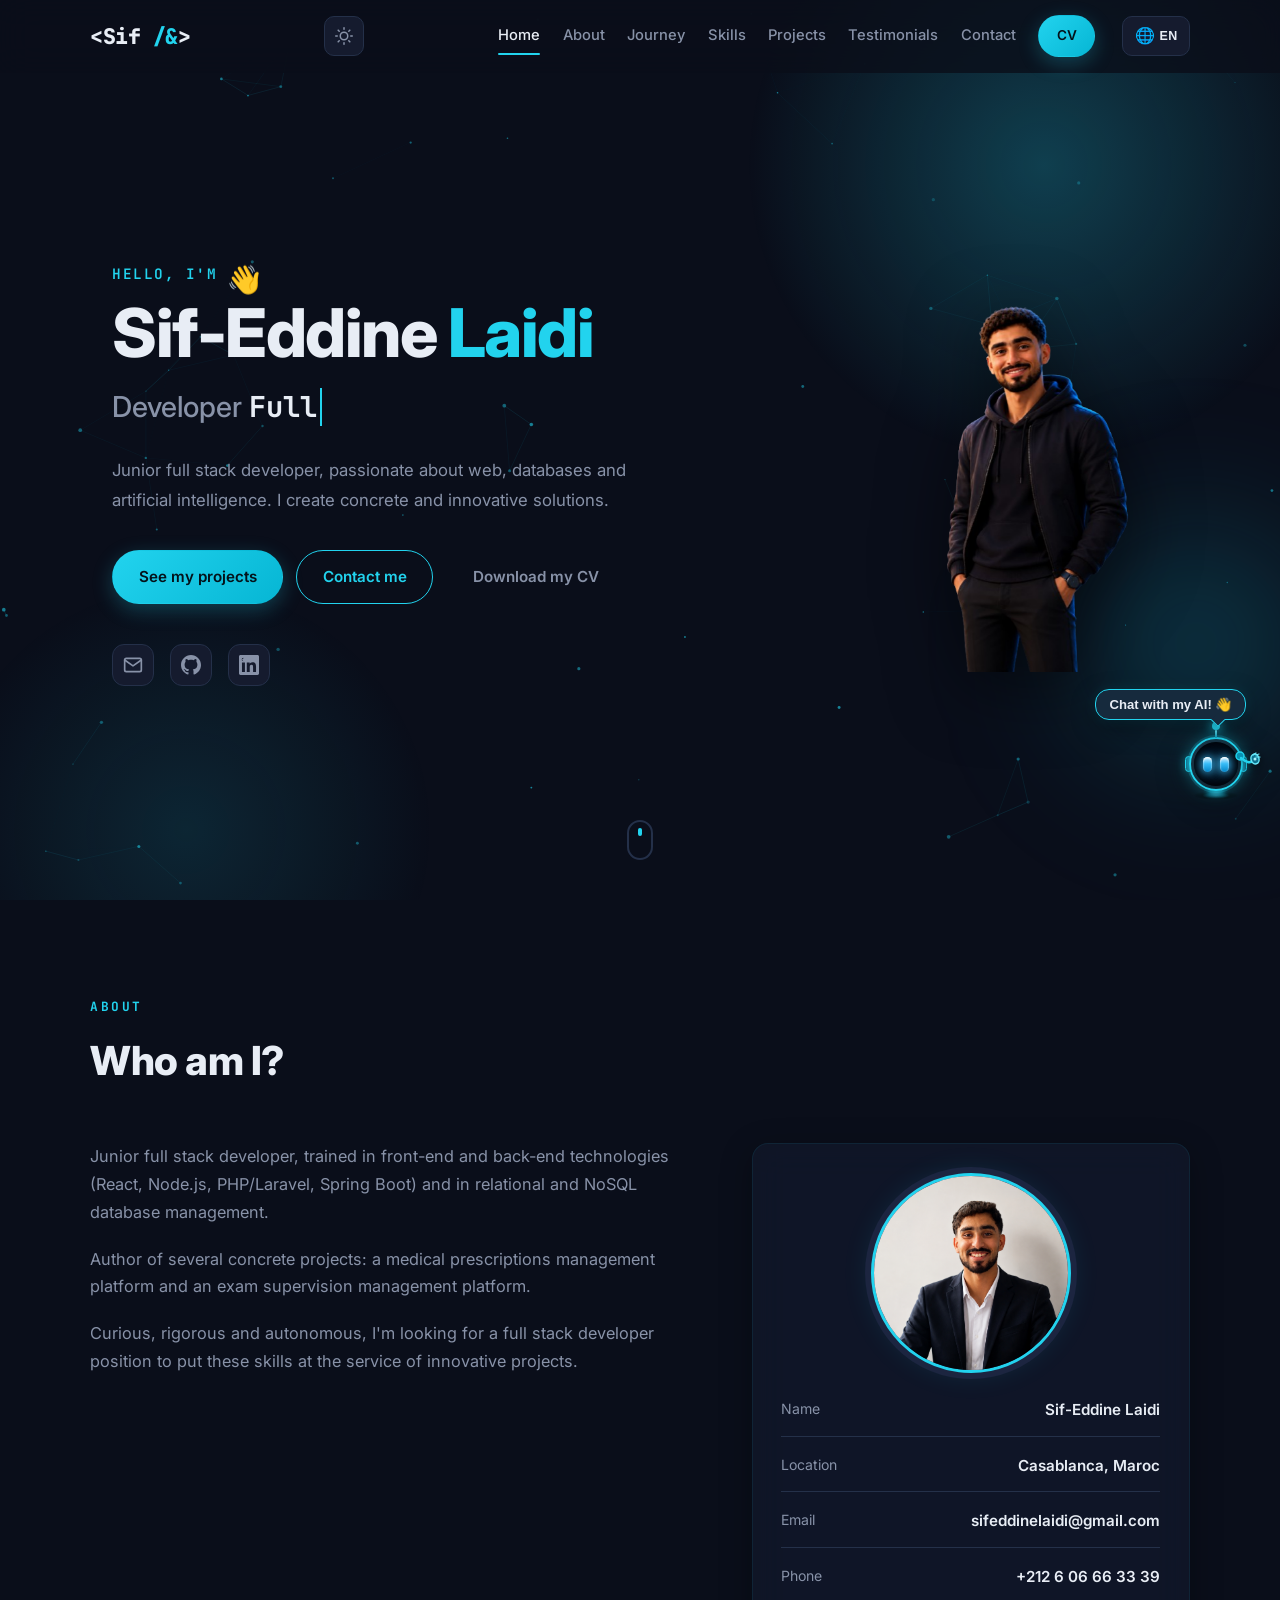
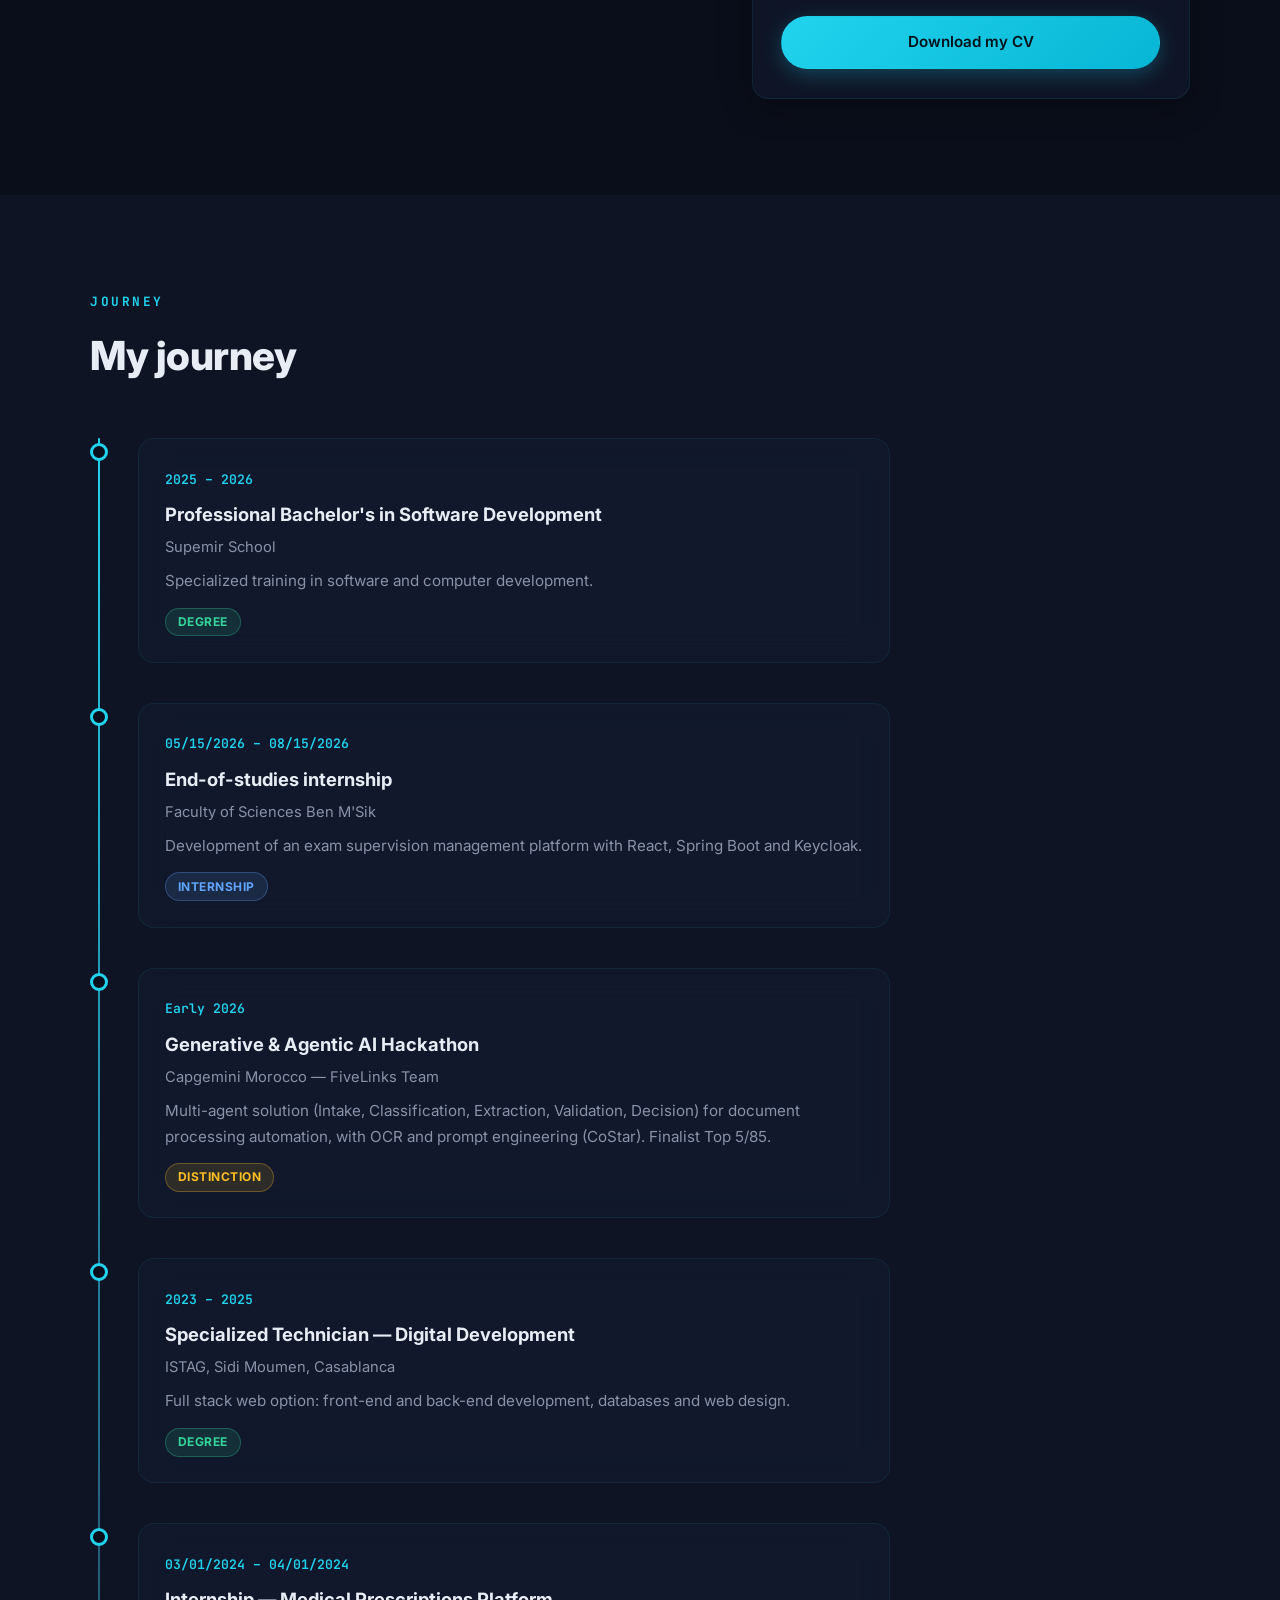
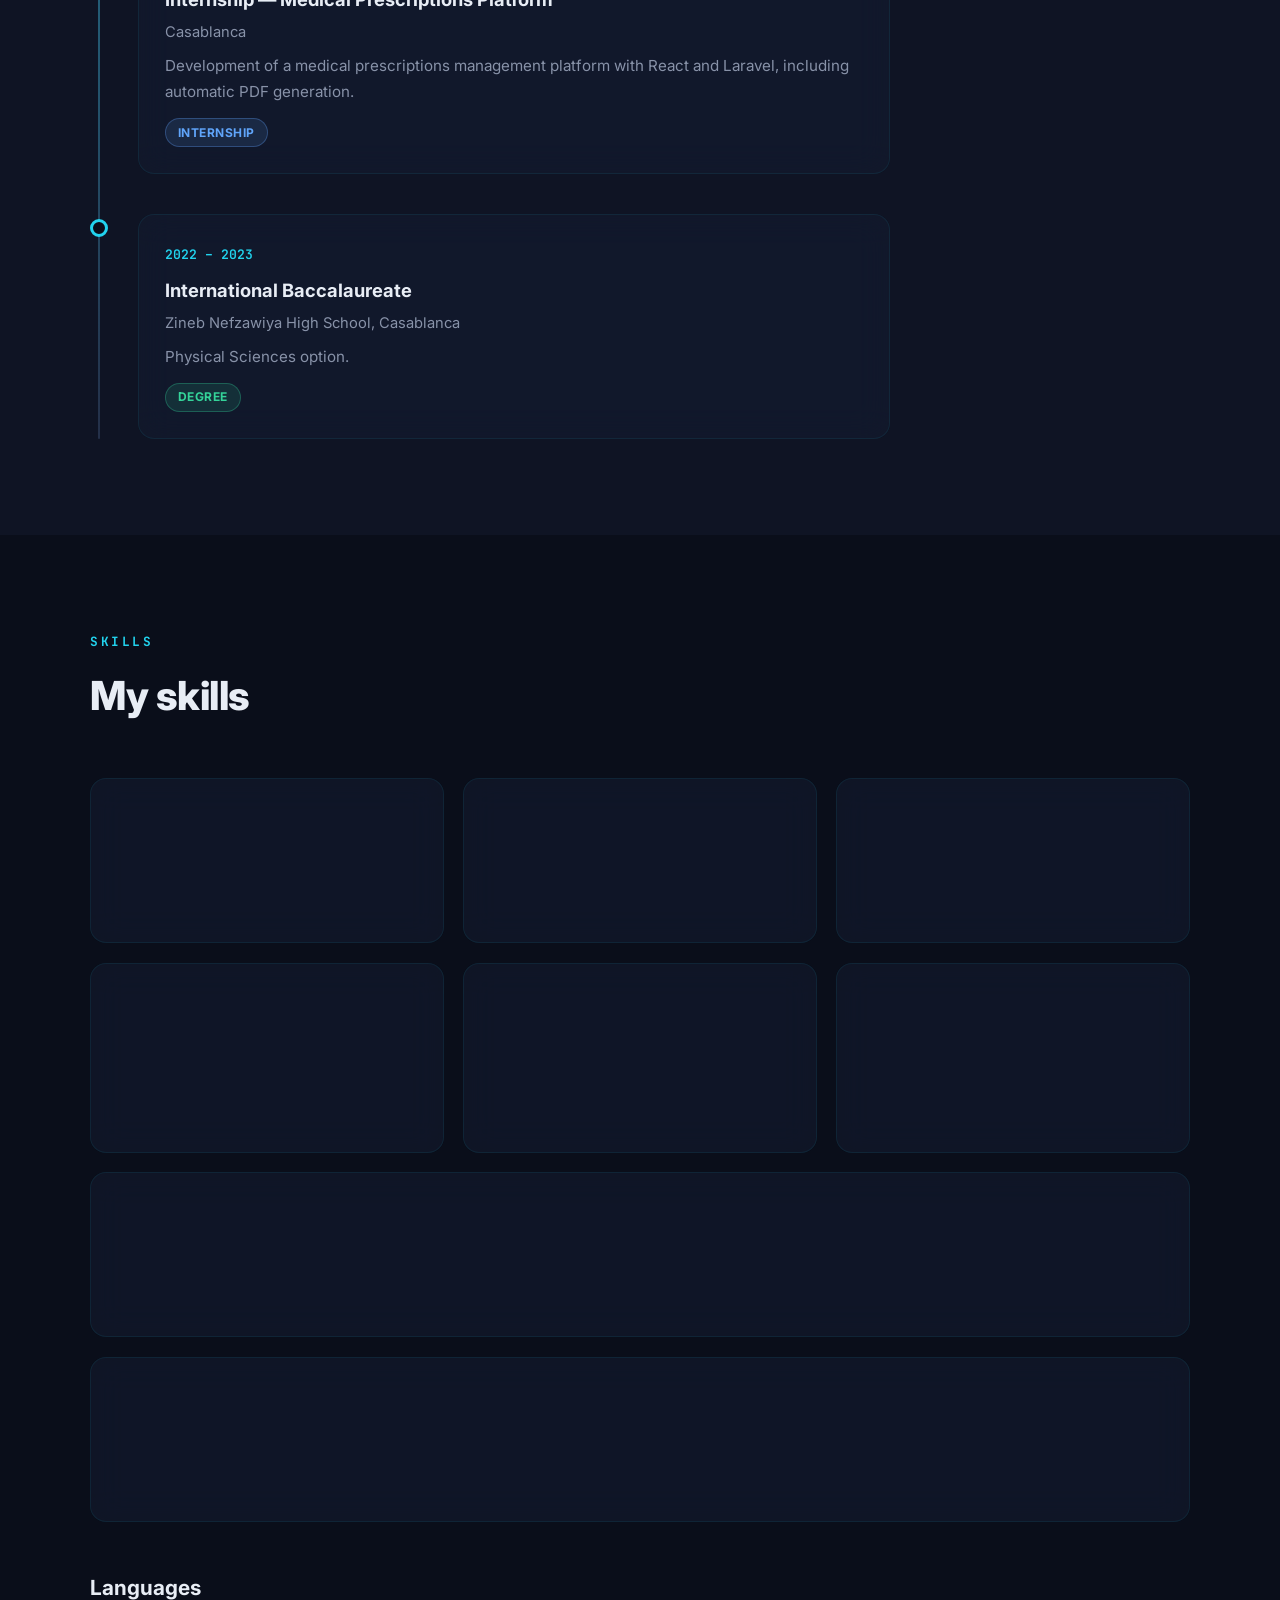
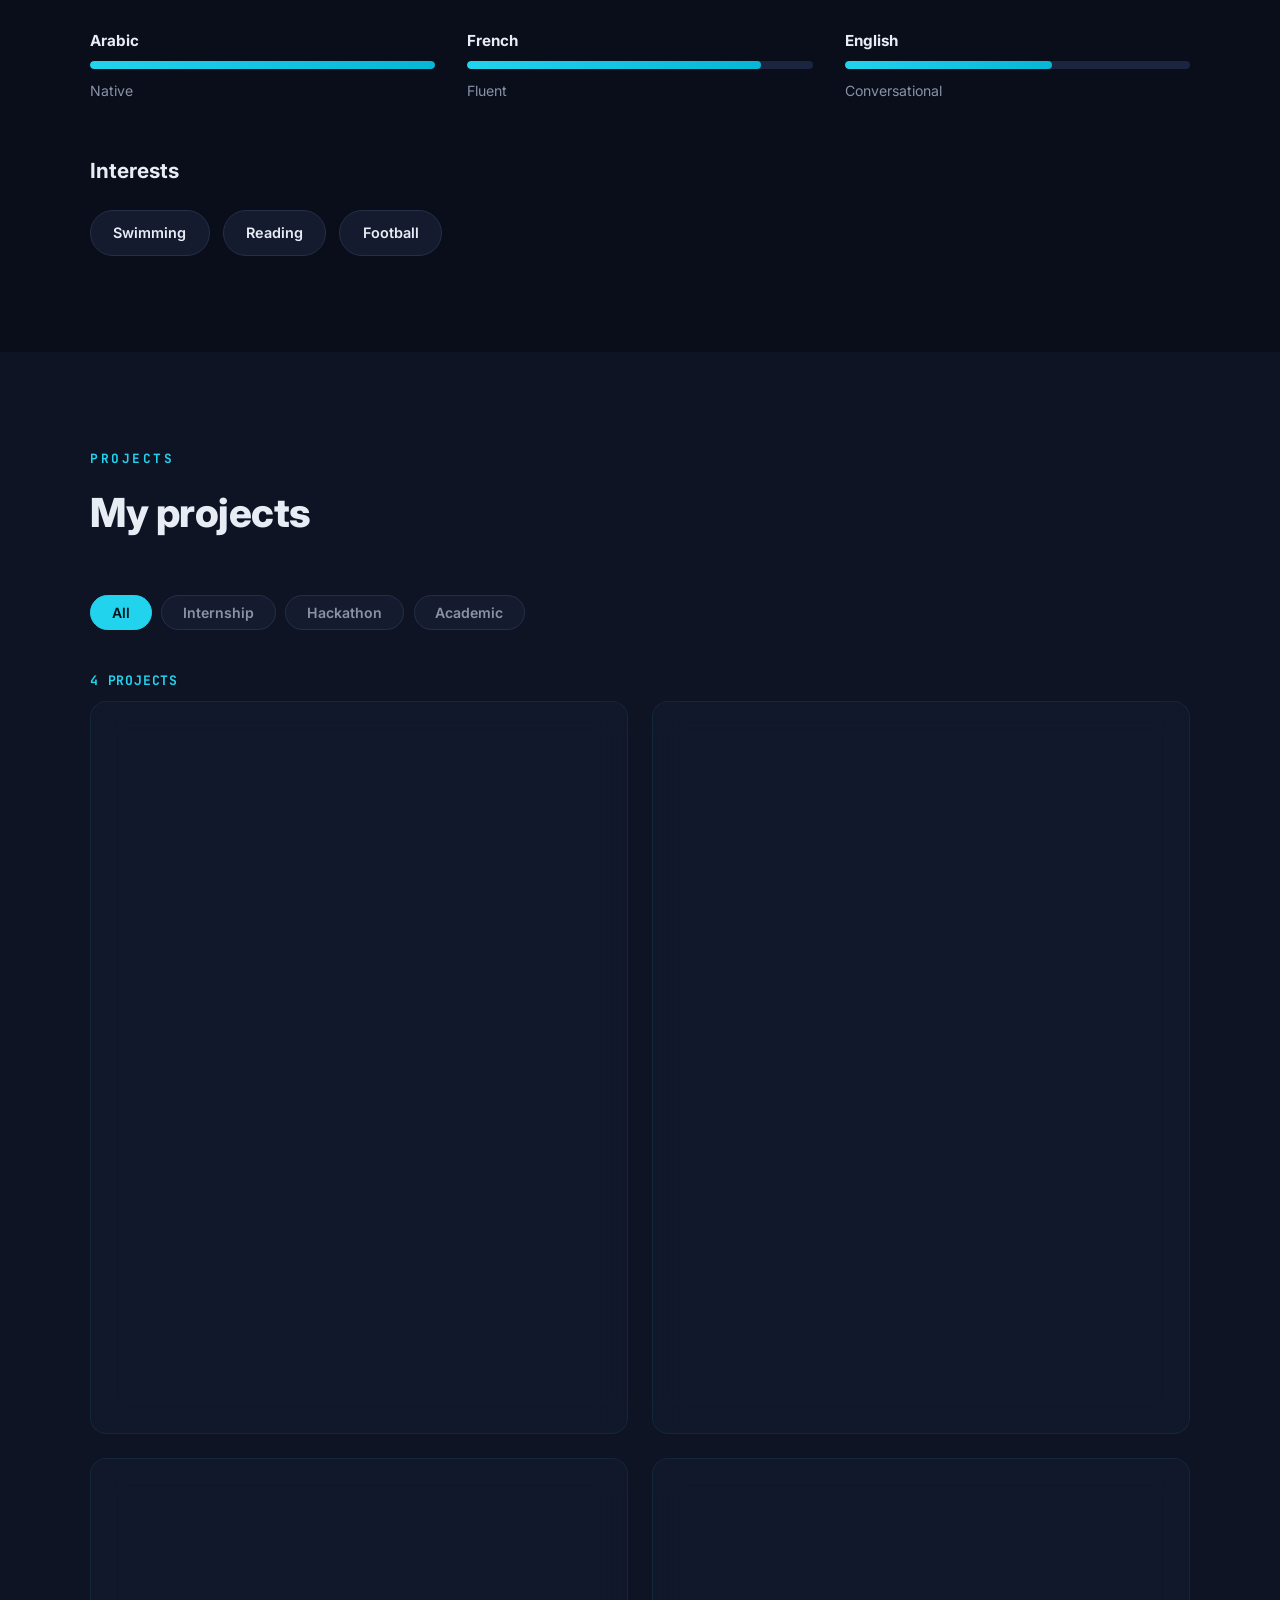
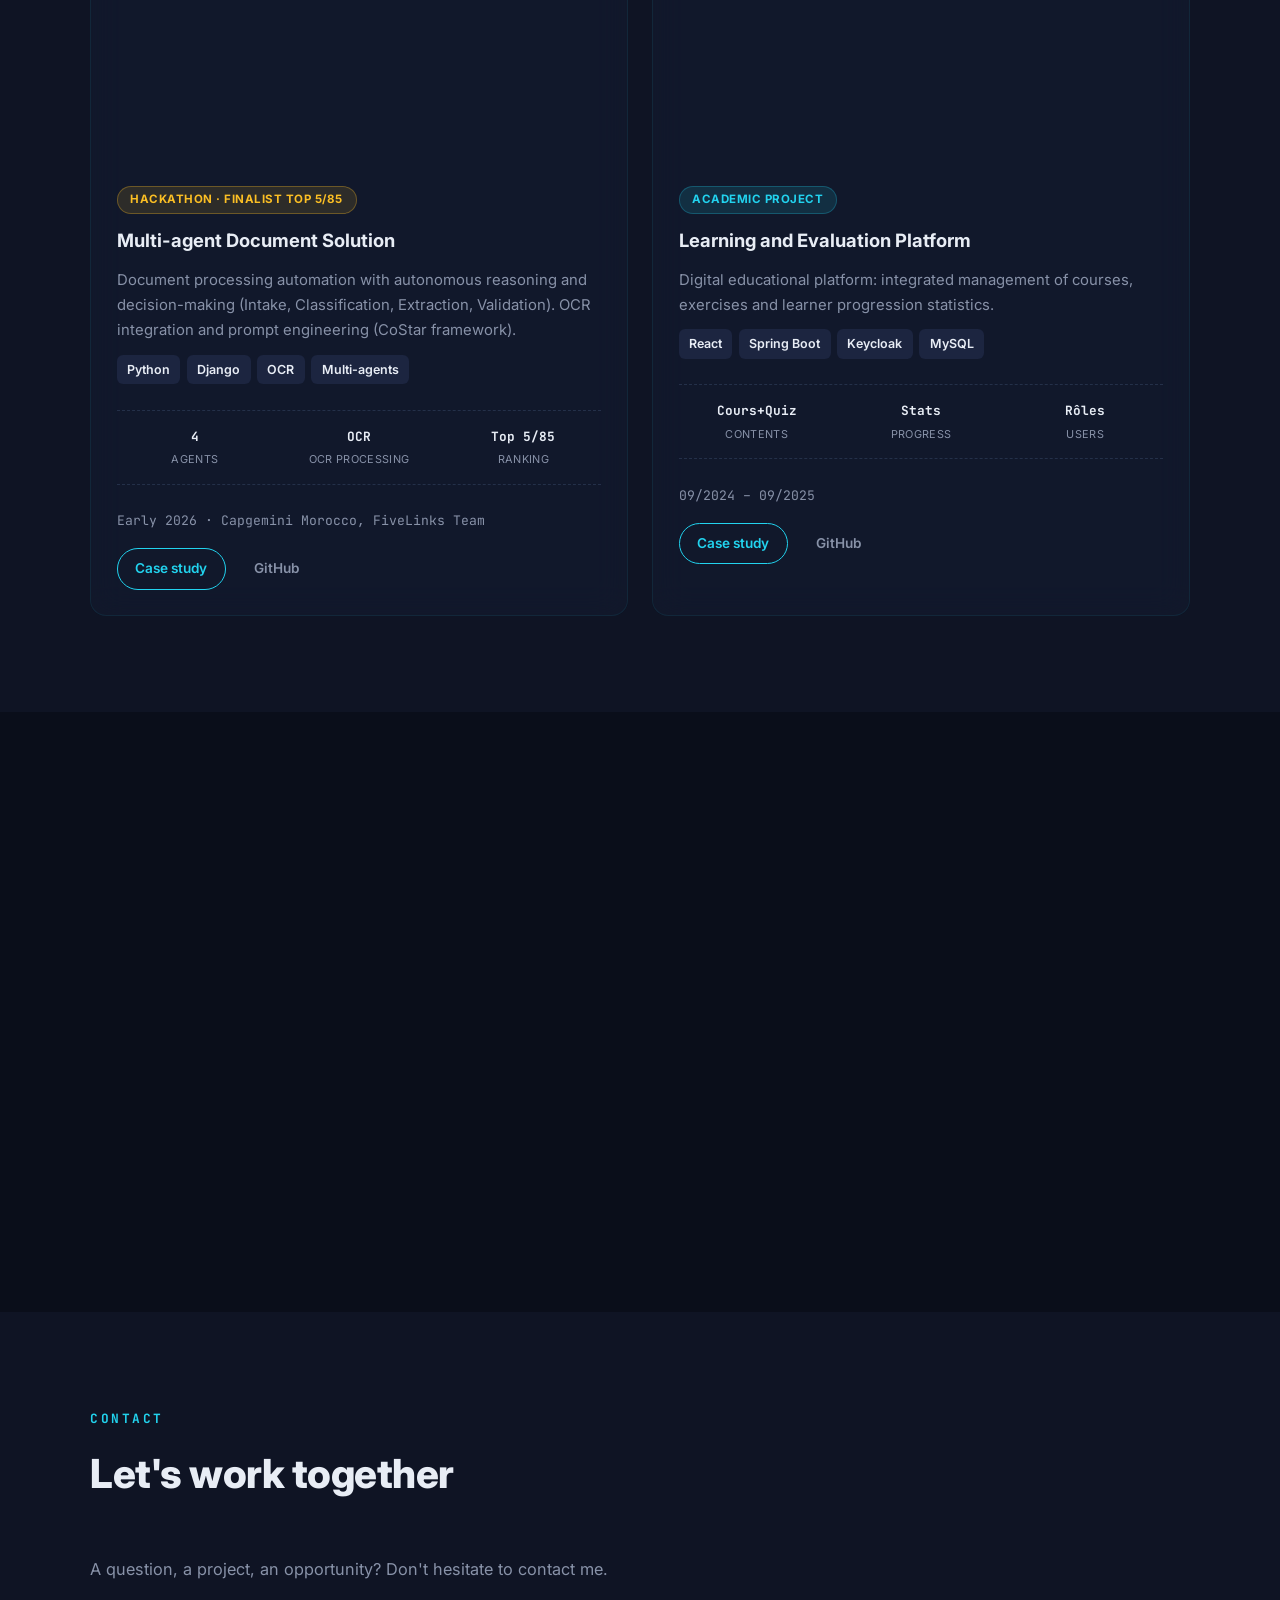
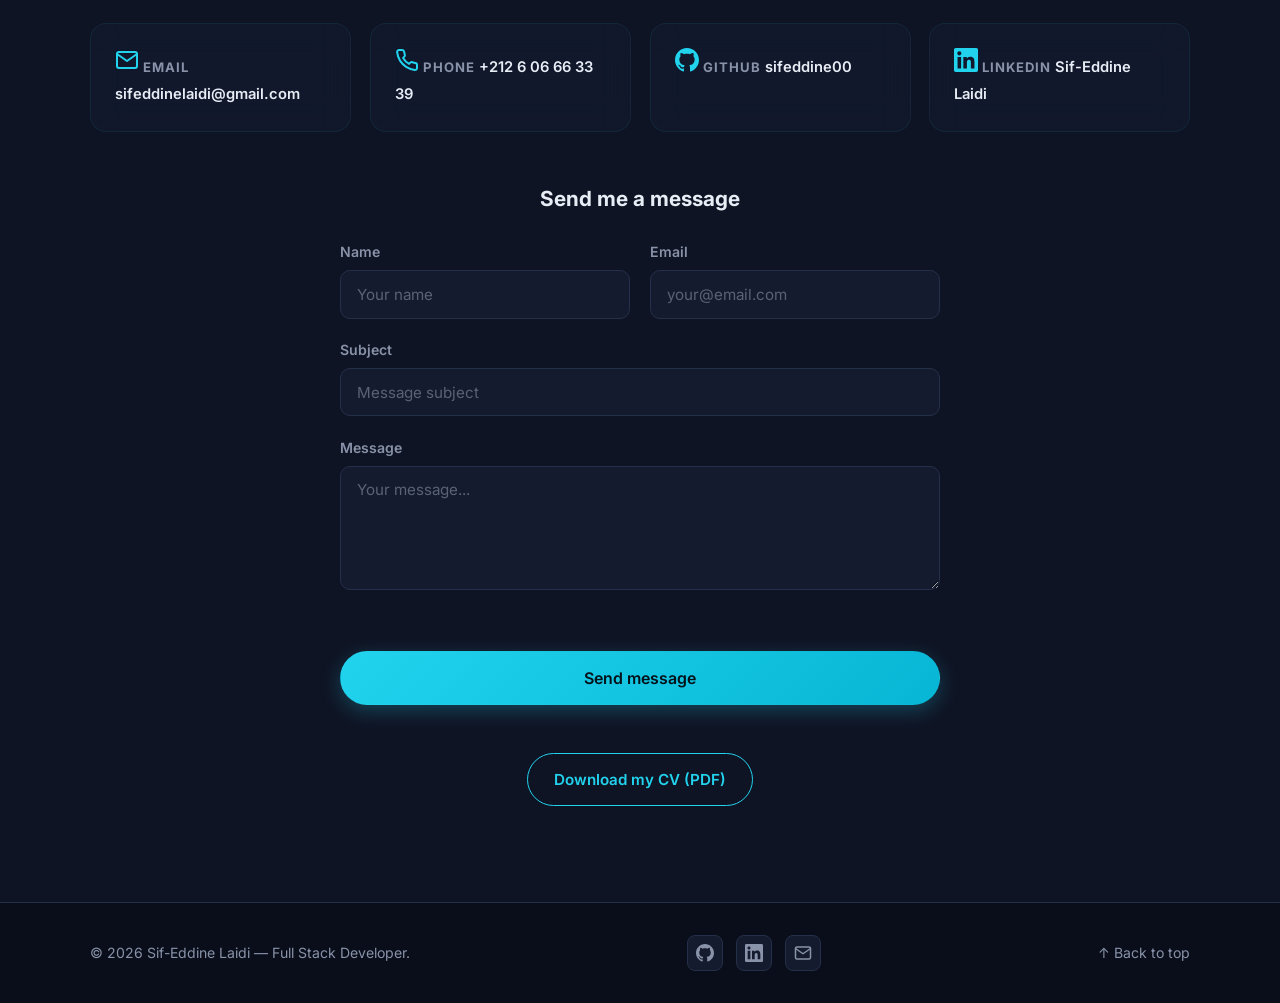
<file: index.html>
<!DOCTYPE html>
<html lang="fr" dir="ltr">
<head>
  <meta charset="UTF-8">
  <meta name="viewport" content="width=device-width, initial-scale=1.0">
  <meta name="description" content="Portfolio de Sif-Eddine Laidi, développeur full stack basé à Casablanca, Maroc. React, Spring Boot, Laravel, IA.">
  <meta name="keywords" content="développeur full stack, React, Spring Boot, Laravel, portfolio, Casablanca, Maroc">
  <meta name="author" content="Sif-Eddine Laidi">
  <meta name="theme-color" content="#0a0e1a">
  <meta name="ai-api" content="https://portfolio-chat.sifeddinelaidi.workers.dev">
  <title>Sif-Eddine Laidi — Développeur Full Stack</title>
  <link rel="icon" href="data:image/svg+xml,<svg xmlns='http://www.w3.org/2000/svg' viewBox='0 0 100 100'><text y='.9em' font-size='90'>&lt;/&gt;</text></svg>">

  <!-- Open Graph -->
  <meta property="og:type" content="website">
  <meta property="og:title" content="Sif-Eddine Laidi — Développeur Full Stack">
  <meta property="og:description" content="Portfolio de Sif-Eddine Laidi, développeur full stack basé à Casablanca, Maroc. React, Spring Boot, Laravel, IA.">
  <meta property="og:image" content="assets/img/sif.png">
  <meta property="og:url" content="https://sifeddine00.github.io/">
  <meta property="og:site_name" content="Sif-Eddine Laidi Portfolio">

  <!-- Twitter Card -->
  <meta name="twitter:card" content="summary_large_image">
  <meta name="twitter:title" content="Sif-Eddine Laidi — Développeur Full Stack">
  <meta name="twitter:description" content="Portfolio de Sif-Eddine Laidi, développeur full stack basé à Casablanca, Maroc.">
  <meta name="twitter:image" content="assets/img/sif.png">

  <!-- Fonts -->
  <link rel="preconnect" href="https://fonts.googleapis.com">
  <link rel="preconnect" href="https://fonts.gstatic.com" crossorigin>
  <link rel="preload" as="style" href="https://fonts.googleapis.com/css2?family=Inter:wght@400;500;600;700;800&family=JetBrains+Mono:wght@500;700&display=swap">
  <link href="https://fonts.googleapis.com/css2?family=Inter:wght@400;500;600;700;800&family=JetBrains+Mono:wght@500;700&display=swap" rel="stylesheet">

  <!-- Styles -->
  <link rel="stylesheet" href="css/style.css">
  <link rel="stylesheet" href="css/premium.css?v=3.5.0">
  <link rel="stylesheet" href="css/chat.css?v=3.5.0">

  <!-- JSON-LD -->
  <script type="application/ld+json">
  {
    "@context": "https://schema.org",
    "@type": "Person",
    "name": "Sif-Eddine Laidi",
    "jobTitle": "Développeur Full Stack",
    "url": "https://sifeddine00.github.io/",
    "email": "sifeddinelaidi@gmail.com",
    "address": {
      "@type": "PostalAddress",
      "addressLocality": "Casablanca",
      "addressCountry": "MA"
    },
    "sameAs": [
      "https://github.com/sifeddine00",
      "https://www.linkedin.com/in/sif-eddine-laidi-aa543a332"
    ]
  }
  </script>
</head>
<body>
  <!-- Loading Screen -->
  <div class="loading-screen" aria-hidden="true">
    <div class="loading-logo">&lt;Sif <span class="accent">/&</span>&gt;</div>
    <div class="loading-bar-track">
      <div class="loading-bar-fill"></div>
    </div>
  </div>

  <!-- Scroll Progress -->
  <div class="scroll-progress" aria-hidden="true"></div>

  <canvas id="particles" aria-hidden="true"></canvas>

  <header class="navbar" id="navbar">
    <div class="container nav-container">
      <a href="#home" class="logo">&lt;Sif <span class="accent">/&</span>&gt;</a>
      <div class="nav-right">
        <button class="theme-toggle" id="themeToggle" aria-label="Changer de thème">
          <svg class="icon-sun" width="18" height="18" viewBox="0 0 24 24" fill="none" stroke="currentColor" stroke-width="2" stroke-linecap="round" stroke-linejoin="round"><circle cx="12" cy="12" r="5"/><line x1="12" y1="1" x2="12" y2="3"/><line x1="12" y1="21" x2="12" y2="23"/><line x1="4.22" y1="4.22" x2="5.64" y2="5.64"/><line x1="18.36" y1="18.36" x2="19.78" y2="19.78"/><line x1="1" y1="12" x2="3" y2="12"/><line x1="21" y1="12" x2="23" y2="12"/><line x1="4.22" y1="19.78" x2="5.64" y2="18.36"/><line x1="18.36" y1="5.64" x2="19.78" y2="4.22"/></svg>
          <svg class="icon-moon" width="18" height="18" viewBox="0 0 24 24" fill="none" stroke="currentColor" stroke-width="2" stroke-linecap="round" stroke-linejoin="round"><path d="M21 12.79A9 9 0 1 1 11.21 3 7 7 0 0 0 21 12.79z"/></svg>
        </button>
        <button class="nav-toggle" id="navToggle" aria-label="Ouvrir le menu" aria-expanded="false">
          <span></span><span></span><span></span>
        </button>
      </div>
      <nav class="nav-menu" id="navMenu" aria-label="Navigation principale">
        <a href="#home" class="nav-link active" data-i18n="nav.home">Accueil</a>
        <a href="#about" class="nav-link" data-i18n="nav.about">À propos</a>
        <a href="#timeline" class="nav-link" data-i18n="nav.timeline">Parcours</a>
        <a href="#skills" class="nav-link" data-i18n="nav.skills">Compétences</a>
        <a href="#projects" class="nav-link" data-i18n="nav.projects">Projets</a>
        <a href="#testimonials" class="nav-link" data-i18n="nav.testimonials">Témoignages</a>
        <a href="#contact" class="nav-link" data-i18n="nav.contact">Contact</a>
        <a href="assets/cv.pdf" class="btn btn-primary btn-small nav-cv" download data-i18n="nav.download_cv">CV</a>
        <div class="lang-switcher">
          <button class="lang-toggle" aria-label="Changer de langue" aria-expanded="false">🌐 <span class="lang-code">FR</span></button>
          <div class="lang-dropdown">
            <button class="lang-option active" data-lang="fr">Français</button>
            <button class="lang-option" data-lang="en">English</button>
            <button class="lang-option" data-lang="ar">العربية</button>
          </div>
        </div>
      </nav>
    </div>
  </header>

  <main>
    <!-- Hero -->
<section id="home" class="hero">
      <div class="container hero-layout">
        <div class="hero-content">
          <div class="hero-greeting-wrap">
            <p class="hero-greeting" data-i18n="hero.greeting">Bonjour, je suis</p>
            <span class="hero-wave" aria-hidden="true">👋</span>
          </div>
          <h1 class="hero-name">Sif-Eddine <span class="accent">Laidi</span></h1>
          <h2 class="hero-title"><span data-i18n="hero.title_prefix">Développeur</span> <span class="accent-typed" id="typed"></span></h2>
          <p class="hero-text" data-i18n="hero.text">
            Full stack junior, passionné par le web, les bases de données et
            l'intelligence artificielle. Je crée des solutions concrètes et innovantes.
          </p>
          <div class="hero-actions">
            <a href="#projects" class="btn btn-primary" data-i18n="hero.see_projects">Voir mes projets</a>
            <a href="#contact" class="btn btn-outline" data-i18n="hero.contact_me">Me contacter</a>
            <a href="assets/cv.pdf" class="btn btn-ghost" download data-i18n="hero.download_cv">Télécharger mon CV</a>
          </div>
          <div class="hero-socials">
            <a href="mailto:sifeddinelaidi@gmail.com" aria-label="Email" class="social-link">
              <svg width="20" height="20" viewBox="0 0 24 24" fill="none" stroke="currentColor" stroke-width="2" stroke-linecap="round" stroke-linejoin="round"><path d="M4 4h16c1.1 0 2 .9 2 2v12c0 1.1-.9 2-2 2H4c-1.1 0-2-.9-2-2V6c0-1.1.9-2 2-2z"/><polyline points="22,6 12,13 2,6"/></svg>
            </a>
            <a href="https://github.com/sifeddine00" target="_blank" rel="noopener" aria-label="GitHub" class="social-link">
              <svg width="20" height="20" viewBox="0 0 24 24" fill="currentColor"><path d="M12 0c-6.626 0-12 5.373-12 12 0 5.302 3.438 9.8 8.207 11.387.599.111.793-.261.793-.577v-2.234c-3.338.726-4.033-1.416-4.033-1.416-.546-1.387-1.333-1.756-1.333-1.756-1.089-.745.083-.729.083-.729 1.205.084 1.839 1.237 1.839 1.237 1.07 1.834 2.807 1.304 3.492.997.107-.775.418-1.305.762-1.604-2.665-.305-5.467-1.334-5.467-5.931 0-1.311.469-2.381 1.236-3.221-.124-.303-.535-1.524.117-3.176 0 0 1.008-.322 3.301 1.23.957-.266 1.983-.399 3.003-.404 1.02.005 2.047.138 3.006.404 2.291-1.552 3.297-1.23 3.297-1.23.653 1.653.242 2.874.118 3.176.77.84 1.235 1.911 1.235 3.221 0 4.609-2.807 5.624-5.479 5.921.43.372.823 1.102.823 2.222v3.293c0 .319.192.694.801.576 4.765-1.589 8.199-6.086 8.199-11.386 0-6.627-5.373-12-12-12z"/></svg>
            </a>
            <a href="https://www.linkedin.com/in/sif-eddine-laidi-aa543a332" target="_blank" rel="noopener" aria-label="LinkedIn" class="social-link">
              <svg width="20" height="20" viewBox="0 0 24 24" fill="currentColor"><path d="M20.447 20.452h-3.554v-5.569c0-1.328-.027-3.037-1.852-3.037-1.853 0-2.136 1.445-2.136 2.939v5.667H9.351V9h3.414v1.561h.046c.477-.9 1.637-1.85 3.37-1.85 3.601 0 4.267 2.37 4.267 5.455v6.286zM5.337 7.433c-1.144 0-2.063-.926-2.063-2.065 0-1.138.92-2.063 2.063-2.065 0 1.139-.925 2.065-2.064 2.065zm1.782 13.019H3.555V9h3.564v11.452zM22.225 0H1.771C.792 0 0 .774 0 1.729v20.542C0 23.227.792 24 1.771 24h20.451C23.2 24 24 23.227 24 22.271V1.729C24 .774 23.2 0 22.222 0h.003z"/></svg>
            </a>
          </div>
        </div>
        <div class="hero-avatar">
          <img src="assets/img/sif_avatar_sansbackgroud.png" alt="Avatar 3D de Sif-Eddine Laidi" class="avatar-img" loading="eager">
          <!-- Bulle flottante avec main qui salue au survol -->
          <div class="hero-greeting-tooltip" aria-hidden="true">
            <span class="hero-greeting-hand">👋</span>
            <span class="hero-greeting-msg" data-i18n="hero.hover_greeting">Bonjour !</span>
          </div>
        </div>
      </div>
      <div class="hero-scroll-indicator" aria-hidden="true">
        <span class="scroll-mouse">
          <span class="scroll-dot"></span>
        </span>
      </div>
    </section>

    <!-- About -->
    <section id="about" class="section">
      <div class="container">
        <p class="section-tag" data-i18n="about.tag">À propos</p>
        <h2 class="section-title" data-i18n="about.title">Qui suis-je ?</h2>
        <div class="about-grid">
          <div class="about-text">
            <p data-i18n="about.p1">
              Développeur full stack junior, formé aux technologies front-end et back-end
              (React, Node.js, PHP/Laravel, Spring Boot) et à la gestion de bases de données
              relationnelles et NoSQL.
            </p>
            <p data-i18n="about.p2">
              Auteur de plusieurs projets concrets : une plateforme de gestion des ordonnances
              médicales et une plateforme de gestion des surveillances d'examens.
            </p>
            <p data-i18n="about.p3">
              Curieux, rigoureux et autonome, je recherche un poste de développeur full stack
              pour mettre ces compétences au service de projets innovants.
            </p>
          </div>
          <div class="about-card">
            <div class="about-photo" id="aboutPhoto">
              <img src="assets/img/sif.png" alt="Photo de Sif-Eddine Laidi" class="photo-img" loading="lazy">
            </div>
            <ul class="about-info">
              <li><span data-i18n="about.info_name">Nom</span><strong>Sif-Eddine Laidi</strong></li>
              <li><span data-i18n="about.info_location">Localisation</span><strong>Casablanca, Maroc</strong></li>
              <li><span data-i18n="about.info_email">Email</span><strong>sifeddinelaidi@gmail.com</strong></li>
              <li><span data-i18n="about.info_phone">Téléphone</span><strong>+212 6 06 66 33 39</strong></li>
            </ul>
            <a href="assets/cv.pdf" class="btn btn-primary btn-block" download data-i18n="about.download_cv">Télécharger mon CV</a>
          </div>
        </div>
      </div>
    </section>

    <!-- Timeline -->
    <section id="timeline" class="section section-alt">
      <div class="container">
        <p class="section-tag" data-i18n="timeline.tag">Parcours</p>
        <h2 class="section-title" data-i18n="timeline.title">Mon parcours</h2>
        <div class="timeline">
          <div class="timeline-item">
            <div class="timeline-marker"></div>
            <div class="timeline-content">
              <span class="timeline-date" data-i18n="timeline.t1_date">2025 – 2026</span>
              <h3 class="timeline-title" data-i18n="timeline.t1_title">Licence professionnelle en Développement informatique</h3>
              <p class="timeline-place" data-i18n="timeline.t1_place">École Supemir</p>
              <p class="timeline-desc" data-i18n="timeline.t1_desc">Formation spécialisée en développement logiciel et informatique.</p>
              <div class="timeline-badge badge-education" data-i18n="timeline.badge_education">Diplôme</div>
            </div>
          </div>

          <div class="timeline-item">
            <div class="timeline-marker"></div>
            <div class="timeline-content">
              <span class="timeline-date" data-i18n="timeline.t2_date">15/05/2026 – 15/08/2026</span>
              <h3 class="timeline-title" data-i18n="timeline.t2_title">Stage de fin d'études</h3>
              <p class="timeline-place" data-i18n="timeline.t2_place">Faculté des Sciences Ben M'Sik</p>
              <p class="timeline-desc" data-i18n="timeline.t2_desc">Développement d'une plateforme de gestion des surveillances d'examens avec React, Spring Boot et Keycloak.</p>
              <div class="timeline-badge badge-internship" data-i18n="timeline.badge_internship">Stage</div>
            </div>
          </div>

          <div class="timeline-item">
            <div class="timeline-marker"></div>
            <div class="timeline-content">
              <span class="timeline-date" data-i18n="timeline.t3_date">Début 2026</span>
              <h3 class="timeline-title" data-i18n="timeline.t3_title">Hackathon IA Générative et Agentique</h3>
              <p class="timeline-place" data-i18n="timeline.t3_place">Capgemini Maroc — Équipe FiveLinks</p>
              <p class="timeline-desc" data-i18n="timeline.t3_desc">Solution multi-agents (Intake, Classification, Extraction, Validation, Décision) pour l'automatisation du traitement documentaire, avec OCR et prompt engineering (CoStar). Finaliste Top 5/85.</p>
              <div class="timeline-badge badge-hackathon" data-i18n="timeline.badge_distinction">Distinction</div>
            </div>
          </div>

          <div class="timeline-item">
            <div class="timeline-marker"></div>
            <div class="timeline-content">
              <span class="timeline-date" data-i18n="timeline.t4_date">2023 – 2025</span>
              <h3 class="timeline-title" data-i18n="timeline.t4_title">Technicien spécialisé — Développement digital</h3>
              <p class="timeline-place" data-i18n="timeline.t4_place">ISTAG, Sidi Moumen, Casablanca</p>
              <p class="timeline-desc" data-i18n="timeline.t4_desc">Option web full stack : développement front-end et back-end, base de données et conception web.</p>
              <div class="timeline-badge badge-education" data-i18n="timeline.badge_education">Diplôme</div>
            </div>
          </div>

          <div class="timeline-item">
            <div class="timeline-marker"></div>
            <div class="timeline-content">
              <span class="timeline-date" data-i18n="timeline.t5_date">01/03/2024 – 01/04/2024</span>
              <h3 class="timeline-title" data-i18n="timeline.t5_title">Stage — Plateforme d'ordonnances médicales</h3>
              <p class="timeline-place" data-i18n="timeline.t5_place">Casablanca</p>
              <p class="timeline-desc" data-i18n="timeline.t5_desc">Développement d'une plateforme de gestion des ordonnances médicales avec React et Laravel, incluant la génération automatique de PDF.</p>
              <div class="timeline-badge badge-internship" data-i18n="timeline.badge_internship">Stage</div>
            </div>
          </div>

          <div class="timeline-item">
            <div class="timeline-marker"></div>
            <div class="timeline-content">
              <span class="timeline-date" data-i18n="timeline.t6_date">2022 – 2023</span>
              <h3 class="timeline-title" data-i18n="timeline.t6_title">Baccalauréat international</h3>
              <p class="timeline-place" data-i18n="timeline.t6_place">Lycée Zineb Nefzawiya, Casablanca</p>
              <p class="timeline-desc" data-i18n="timeline.t6_desc">Option Sciences physiques.</p>
              <div class="timeline-badge badge-education" data-i18n="timeline.badge_education">Diplôme</div>
            </div>
          </div>
        </div>
      </div>
    </section>

    <!-- Skills -->
    <section id="skills" class="section">
      <div class="container">
        <p class="section-tag" data-i18n="skills.tag">Compétences</p>
        <h2 class="section-title" data-i18n="skills.title">Mes compétences</h2>
        <div class="skills-grid">
          <article class="skill-card">
            <div class="skill-icon">
              <svg width="28" height="28" viewBox="0 0 24 24" fill="none" stroke="currentColor" stroke-width="1.5" stroke-linecap="round" stroke-linejoin="round"><polyline points="16 18 22 12 16 6"/><polyline points="8 6 2 12 8 18"/></svg>
            </div>
            <h3 class="skill-title" data-i18n="skills.frontend">Front-end</h3>
            <p class="skill-techs" data-i18n="skills.frontend_techs">HTML, CSS, JavaScript, React, Bootstrap</p>
          </article>
          <article class="skill-card">
            <div class="skill-icon">
              <svg width="28" height="28" viewBox="0 0 24 24" fill="none" stroke="currentColor" stroke-width="1.5" stroke-linecap="round" stroke-linejoin="round"><rect x="2" y="3" width="20" height="14" rx="2" ry="2"/><line x1="8" y1="21" x2="16" y2="21"/><line x1="12" y1="17" x2="12" y2="21"/></svg>
            </div>
            <h3 class="skill-title" data-i18n="skills.backend">Back-end</h3>
            <p class="skill-techs" data-i18n="skills.backend_techs">Node.js, PHP, Laravel, Spring Boot</p>
          </article>
          <article class="skill-card">
            <div class="skill-icon">
              <svg width="28" height="28" viewBox="0 0 24 24" fill="none" stroke="currentColor" stroke-width="1.5" stroke-linecap="round" stroke-linejoin="round"><ellipse cx="12" cy="5" rx="9" ry="3"/><path d="M21 12c0 1.66-4 3-9 3s-9-1.34-9-3"/><path d="M3 5v14c0 1.66 4 3 9 3s9-1.34 9-3V5"/></svg>
            </div>
            <h3 class="skill-title" data-i18n="skills.database">Bases de données</h3>
            <p class="skill-techs" data-i18n="skills.database_techs">MySQL, MongoDB, Oracle</p>
          </article>
          <article class="skill-card">
            <div class="skill-icon">
              <svg width="28" height="28" viewBox="0 0 24 24" fill="none" stroke="currentColor" stroke-width="1.5" stroke-linecap="round" stroke-linejoin="round"><path d="M12 2L2 7l10 5 10-5-10-5z"/><path d="M2 17l10 5 10-5"/><path d="M2 12l10 5 10-5"/></svg>
            </div>
            <h3 class="skill-title" data-i18n="skills.versioning">Versioning</h3>
            <p class="skill-techs" data-i18n="skills.versioning_techs">Git, GitHub, GitLab</p>
          </article>
          <article class="skill-card">
            <div class="skill-icon">
              <svg width="28" height="28" viewBox="0 0 24 24" fill="none" stroke="currentColor" stroke-width="1.5" stroke-linecap="round" stroke-linejoin="round"><path d="M21 2l-2 2m-7.61 7.61a5.5 5.5 0 1 1-7.778 7.778 5.5 5.5 0 0 1 7.777-7.777zm0 0L15.5 7.5m0 0l3 3L22 7l-3-3m-3.5 3.5L19 4"/></svg>
            </div>
            <h3 class="skill-title" data-i18n="skills.api">API</h3>
            <p class="skill-techs" data-i18n="skills.api_techs">Création et intégration RESTful</p>
          </article>
          <article class="skill-card">
            <div class="skill-icon">
              <svg width="28" height="28" viewBox="0 0 24 24" fill="none" stroke="currentColor" stroke-width="1.5" stroke-linecap="round" stroke-linejoin="round"><path d="M14.7 6.3a1 1 0 0 0 0 1.4l1.6 1.6a1 1 0 0 0 1.4 0l3.77-3.77a6 6 0 0 1-7.94 7.94l-6.91 6.91a2.12 2.12 0 0 1-3-3l6.91-6.91a6 6 0 0 1 7.94-7.94l-3.76 3.76z"/></svg>
            </div>
            <h3 class="skill-title" data-i18n="skills.tools">Outils</h3>
            <p class="skill-techs" data-i18n="skills.tools_techs">Docker, Postman, CI/CD, Keycloak, Hostinger</p>
          </article>
          <article class="skill-card skill-wide">
            <div class="skill-icon">
              <svg width="28" height="28" viewBox="0 0 24 24" fill="none" stroke="currentColor" stroke-width="1.5" stroke-linecap="round" stroke-linejoin="round"><line x1="18" y1="20" x2="18" y2="10"/><line x1="12" y1="20" x2="12" y2="4"/><line x1="6" y1="20" x2="6" y2="14"/></svg>
            </div>
            <h3 class="skill-title" data-i18n="skills.data">Data</h3>
            <p class="skill-techs" data-i18n="skills.data_techs">Power BI, Web Mining</p>
          </article>
          <article class="skill-card skill-wide">
            <div class="skill-icon">
              <svg width="28" height="28" viewBox="0 0 24 24" fill="none" stroke="currentColor" stroke-width="1.5" stroke-linecap="round" stroke-linejoin="round"><path d="M12 2a4 4 0 0 0-4 4c0 1.95 1.4 3.57 3.25 3.92L12 22l.75-12.08C14.6 9.57 16 7.95 16 6a4 4 0 0 0-4-4z"/><circle cx="12" cy="6" r="2"/></svg>
            </div>
            <h3 class="skill-title" data-i18n="skills.ai">Intelligence Artificielle</h3>
            <p class="skill-techs" data-i18n="skills.ai_techs">Systèmes multi-agents, Prompt Engineering (CoStar), OCR, Python</p>
          </article>
        </div>

        <h3 class="sub-title" data-i18n="skills.languages">Langues</h3>
        <div class="langs">
          <div class="lang">
            <span class="lang-name" data-i18n="skills.arabic">Arabe</span>
            <div class="lang-bar"><span class="lang-fill" data-level="100"></span></div>
            <span class="lang-level" data-i18n="skills.native">Natif</span>
          </div>
          <div class="lang">
            <span class="lang-name" data-i18n="skills.french">Français</span>
            <div class="lang-bar"><span class="lang-fill" data-level="85"></span></div>
            <span class="lang-level" data-i18n="skills.fluent">Courant</span>
          </div>
          <div class="lang">
            <span class="lang-name" data-i18n="skills.english">Anglais</span>
            <div class="lang-bar"><span class="lang-fill" data-level="60"></span></div>
            <span class="lang-level" data-i18n="skills.conversational">Conversationnel</span>
          </div>
        </div>

        <h3 class="sub-title" data-i18n="skills.interests">Centres d'intérêt</h3>
        <div class="interests">
          <span class="interest" data-i18n="skills.sport">Natation</span>
          <span class="interest" data-i18n="skills.reading">Lecture</span>
          <span class="interest" data-i18n="skills.football">Football</span>
        </div>
      </div>
    </section>

    <!-- Projects -->
    <section id="projects" class="section section-alt">
      <div class="container">
        <p class="section-tag" data-i18n="projects.tag">Projets</p>
        <h2 class="section-title" data-i18n="projects.title">Mes projets</h2>
        <div class="filters" id="filters">
          <button class="filter active" data-filter="all" data-i18n="projects.filter_all">Tous</button>
          <button class="filter" data-filter="stage" data-i18n="projects.filter_internship">Stage</button>
          <button class="filter" data-filter="hackathon" data-i18n="projects.filter_hackathon">Hackathon</button>
          <button class="filter" data-filter="academique" data-i18n="projects.filter_academic">Académique</button>
        </div>
        <p class="projects-count" id="projectsCount" aria-live="polite"><span id="projectsCountNum">4</span> <span data-i18n="projects.count">projets</span></p>

        <div class="projects-grid">
          <article class="project-card" data-category="stage">
            <div class="project-image">
              <img src="assets/img/fin_etudes.png" alt="Aperçu de la plateforme de surveillance d'examens" loading="lazy">
              <div class="project-image-overlay">
                <a href="project1.html" data-i18n="projects.view_project">Voir le projet</a>
              </div>
            </div>
            <div class="project-body">
              <div class="project-badge" data-i18n="projects.badge_internship_final">Stage de fin d'études</div>
              <h3 class="project-title" data-i18n="projects.p1_title">Plateforme de surveillance d'examens</h3>
              <p class="project-desc" data-i18n="projects.p1_desc">
                Planification automatisée, affectation des surveillants et suivi en temps réel.
                Authentification et gestion des rôles avec Keycloak.
              </p>
              <div class="project-techs">
                <span>React</span><span>Spring Boot</span><span>Keycloak</span><span>PostgreSQL</span>
              </div>
              <div class="project-metrics">
                <div class="metric"><span class="metric-value">3</span><span class="metric-label" data-i18n="projects.metric_modules">modules</span></div>
                <div class="metric"><span class="metric-value">+40</span><span class="metric-label" data-i18n="projects.metric_surveillants">surveillants</span></div>
                <div class="metric"><span class="metric-value">Temps réel</span><span class="metric-label" data-i18n="projects.metric_suivi">suivi</span></div>
              </div>
              <p class="project-date" data-i18n="projects.p1_date">15/05/2026 – 15/08/2026 · Faculté des Sciences Ben M'Sik</p>
              <div class="project-links">
                <a href="project1.html" class="btn btn-outline btn-small" data-i18n="projects.case_study">Étude de cas</a>
                <a href="https://github.com/sifeddine00" target="_blank" rel="noopener" class="btn btn-ghost btn-small">GitHub</a>
              </div>
            </div>
          </article>

          <article class="project-card" data-category="stage">
            <div class="project-image">
              <img src="assets/img/eordo.png" alt="Aperçu de la plateforme d'ordonnances médicales" loading="lazy">
              <div class="project-image-overlay">
                <a href="project2.html" data-i18n="projects.view_project">Voir le projet</a>
              </div>
            </div>
            <div class="project-body">
              <div class="project-badge" data-i18n="projects.badge_internship">Stage</div>
              <h3 class="project-title" data-i18n="projects.p2_title">Plateforme d'ordonnances médicales</h3>
              <p class="project-desc" data-i18n="projects.p2_desc">
                Gestion des ordonnances médicales avec génération automatique de PDF.
                Conception de l'interface utilisateur et intégration de l'API back-end.
              </p>
              <div class="project-techs">
                <span>React</span><span>Laravel</span><span>MySQL</span><span>PDF</span>
              </div>
              <div class="project-metrics">
                <div class="metric"><span class="metric-value">PDF auto</span><span class="metric-label" data-i18n="projects.metric_pdf">génération</span></div>
                <div class="metric"><span class="metric-value">CRUD</span><span class="metric-label" data-i18n="projects.metric_crud">patients</span></div>
                <div class="metric"><span class="metric-value">API</span><span class="metric-label" data-i18n="projects.metric_api">intégration</span></div>
              </div>
              <p class="project-date" data-i18n="projects.p2_date">01/03/2024 – 01/04/2024</p>
              <div class="project-links">
                <a href="project2.html" class="btn btn-outline btn-small" data-i18n="projects.case_study">Étude de cas</a>
                <a href="https://github.com/sifeddine00" target="_blank" rel="noopener" class="btn btn-ghost btn-small">GitHub</a>
              </div>
            </div>
          </article>

          <article class="project-card" data-category="hackathon">
            <div class="project-image">
              <img src="assets/img/hackaton.png" alt="Aperçu de la solution documentaire multi-agents" loading="lazy">
              <div class="project-image-overlay">
                <a href="project3.html" data-i18n="projects.view_project">Voir le projet</a>
              </div>
            </div>
            <div class="project-body">
              <div class="project-badge badge-highlight" data-i18n="projects.badge_hackathon">Hackathon · Finaliste Top 5/85</div>
              <h3 class="project-title" data-i18n="projects.p3_title">Solution documentaire multi-agents</h3>
              <p class="project-desc" data-i18n="projects.p3_desc">
                Automatisation du traitement documentaire avec raisonnement et prise de décision
                autonome (Intake, Classification, Extraction, Validation). Intégration OCR et
                prompt engineering (framework CoStar).
              </p>
              <div class="project-techs">
                <span>Python</span><span>Django</span><span>OCR</span><span>Multi-agents</span>
              </div>
              <div class="project-metrics">
                <div class="metric"><span class="metric-value">4</span><span class="metric-label" data-i18n="projects.metric_agents">agents</span></div>
                <div class="metric"><span class="metric-value">OCR</span><span class="metric-label" data-i18n="projects.metric_ocr">traitement</span></div>
                <div class="metric"><span class="metric-value">Top 5/85</span><span class="metric-label" data-i18n="projects.metric_rank">classement</span></div>
              </div>
              <p class="project-date" data-i18n="projects.p3_date">Début 2026 · Capgemini Maroc, Équipe FiveLinks</p>
              <div class="project-links">
                <a href="project3.html" class="btn btn-outline btn-small" data-i18n="projects.case_study">Étude de cas</a>
                <a href="https://github.com/sifeddine00" target="_blank" rel="noopener" class="btn btn-ghost btn-small">GitHub</a>
              </div>
            </div>
          </article>

          <article class="project-card" data-category="academique">
            <div class="project-image">
              <img src="assets/img/prj_academique.png" alt="Aperçu de la plateforme d'apprentissage et d'évaluation" loading="lazy">
              <div class="project-image-overlay">
                <a href="project4.html" data-i18n="projects.view_project">Voir le projet</a>
              </div>
            </div>
            <div class="project-body">
              <div class="project-badge" data-i18n="projects.badge_academic">Projet académique</div>
              <h3 class="project-title" data-i18n="projects.p4_title">Plateforme d'apprentissage et d'évaluation</h3>
              <p class="project-desc" data-i18n="projects.p4_desc">
                Plateforme éducative numérique : gestion intégrée des cours, des exercices et des
                statistiques de progression des apprenants.
              </p>
              <div class="project-techs">
                <span>React</span><span>Spring Boot</span><span>Keycloak</span><span>MySQL</span>
              </div>
              <div class="project-metrics">
                <div class="metric"><span class="metric-value">Cours+Quiz</span><span class="metric-label" data-i18n="projects.metric_cours">contenus</span></div>
                <div class="metric"><span class="metric-value">Stats</span><span class="metric-label" data-i18n="projects.metric_stats">progression</span></div>
                <div class="metric"><span class="metric-value">Rôles</span><span class="metric-label" data-i18n="projects.metric_roles">utilisateurs</span></div>
              </div>
              <p class="project-date" data-i18n="projects.p4_date">09/2024 – 09/2025</p>
              <div class="project-links">
                <a href="project4.html" class="btn btn-outline btn-small" data-i18n="projects.case_study">Étude de cas</a>
                <a href="https://github.com/sifeddine00" target="_blank" rel="noopener" class="btn btn-ghost btn-small">GitHub</a>
              </div>
            </div>
          </article>
        </div>
      </div>
    </section>

    <!-- Testimonials -->
    <section id="testimonials" class="section">
      <div class="container">
        <p class="section-tag" data-i18n="testimonials.tag">Témoignages</p>
        <h2 class="section-title" data-i18n="testimonials.title">Ce qu'ils disent de moi</h2>
        <div class="testimonials-slider">
          <div class="testimonials-track" id="testimonialsTrack">
            <div class="testimonial-card">
              <div class="testimonial-quote">
                <svg width="32" height="32" viewBox="0 0 24 24" fill="currentColor" opacity="0.15"><path d="M14.017 21v-7.391c0-5.704 3.731-9.57 8.983-10.609l.995 2.151c-2.432.917-3.995 3.638-3.995 5.849h4v10h-9.983zm-14.017 0v-7.391c0-5.704 3.748-9.57 9-10.609l.996 2.151c-2.433.917-3.996 3.638-3.996 5.849h3.983v10h-9.983z"/></svg>
              </div>
              <p class="testimonial-text" data-i18n="testimonials.t1_text">Sif-Eddine est un développeur talentueux et rigoureux. Sa capacité à résoudre des problèmes complexes et à travailler en équipe est remarquable.</p>
              <div class="testimonial-author">
                <div class="testimonial-avatar">
                  <span>PR</span>
                </div>
                <div>
                  <strong class="testimonial-name" data-i18n="testimonials.t1_name">Prof. Responsable</strong>
                  <span class="testimonial-role" data-i18n="testimonials.t1_role">Faculté des Sciences Ben M'Sik</span>
                </div>
              </div>
            </div>

            <div class="testimonial-card">
              <div class="testimonial-quote">
                <svg width="32" height="32" viewBox="0 0 24 24" fill="currentColor" opacity="0.15"><path d="M14.017 21v-7.391c0-5.704 3.731-9.57 8.983-10.609l.995 2.151c-2.432.917-3.995 3.638-3.995 5.849h4v10h-9.983zm-14.017 0v-7.391c0-5.704 3.748-9.57 9-10.609l.996 2.151c-2.433.917-3.996 3.638-3.996 5.849h3.983v10h-9.983z"/></svg>
              </div>
              <p class="testimonial-text" data-i18n="testimonials.t2_text">Un membre dévoué de notre équipe lors du hackathon Capgemini. Sa contribution technique et sa créativité ont été essentielles pour notre succès.</p>
              <div class="testimonial-author">
                <div class="testimonial-avatar">
                  <span>FL</span>
                </div>
                <div>
                  <strong class="testimonial-name" data-i18n="testimonials.t2_name">Équipe FiveLinks</strong>
                  <span class="testimonial-role" data-i18n="testimonials.t2_role">Hackathon Capgemini 2026</span>
                </div>
              </div>
            </div>

            <div class="testimonial-card">
              <div class="testimonial-quote">
                <svg width="32" height="32" viewBox="0 0 24 24" fill="currentColor" opacity="0.15"><path d="M14.017 21v-7.391c0-5.704 3.731-9.57 8.983-10.609l.995 2.151c-2.432.917-3.995 3.638-3.995 5.849h4v10h-9.983zm-14.017 0v-7.391c0-5.704 3.748-9.57 9-10.609l.996 2.151c-2.433.917-3.996 3.638-3.996 5.849h3.983v10h-9.983z"/></svg>
              </div>
              <p class="testimonial-text" data-i18n="testimonials.t3_text">Excellent travail sur le projet d'ordonnances médicales. Sif-Eddine a su concevoir une interface intuitive et intégrer efficacement l'API back-end.</p>
              <div class="testimonial-author">
                <div class="testimonial-avatar">
                  <span>CD</span>
                </div>
                <div>
                  <strong class="testimonial-name" data-i18n="testimonials.t3_name">Chef de département</strong>
                  <span class="testimonial-role" data-i18n="testimonials.t3_role">Entreprise de stage</span>
                </div>
              </div>
            </div>
          </div>
          <div class="testimonials-controls">
            <button class="testimonial-btn" id="prevBtn" aria-label="Précédent">
              <svg width="20" height="20" viewBox="0 0 24 24" fill="none" stroke="currentColor" stroke-width="2" stroke-linecap="round" stroke-linejoin="round"><polyline points="15 18 9 12 15 6"/></svg>
            </button>
            <div class="testimonials-dots" id="testimonialsDots"></div>
            <button class="testimonial-btn" id="nextBtn" aria-label="Suivant">
              <svg width="20" height="20" viewBox="0 0 24 24" fill="none" stroke="currentColor" stroke-width="2" stroke-linecap="round" stroke-linejoin="round"><polyline points="9 18 15 12 9 6"/></svg>
            </button>
          </div>
        </div>
      </div>
    </section>

    <!-- Contact -->
    <section id="contact" class="section section-alt">
      <div class="container">
        <p class="section-tag" data-i18n="contact.tag">Contact</p>
        <h2 class="section-title" data-i18n="contact.title">Travaillons ensemble</h2>
        <p class="contact-intro" data-i18n="contact.intro">
          Une question, un projet, une opportunité ? N'hésitez pas à me contacter.
        </p>
        <div class="contact-grid">
          <a href="mailto:sifeddinelaidi@gmail.com" class="contact-card">
            <span class="contact-icon">
              <svg width="24" height="24" viewBox="0 0 24 24" fill="none" stroke="currentColor" stroke-width="2" stroke-linecap="round" stroke-linejoin="round"><path d="M4 4h16c1.1 0 2 .9 2 2v12c0 1.1-.9 2-2 2H4c-1.1 0-2-.9-2-2V6c0-1.1.9-2 2-2z"/><polyline points="22,6 12,13 2,6"/></svg>
            </span>
            <span class="contact-label" data-i18n="contact.email">Email</span>
            <span class="contact-value">sifeddinelaidi@gmail.com</span>
          </a>
          <a href="tel:+212606663339" class="contact-card">
            <span class="contact-icon">
              <svg width="24" height="24" viewBox="0 0 24 24" fill="none" stroke="currentColor" stroke-width="2" stroke-linecap="round" stroke-linejoin="round"><path d="M22 16.92v3a2 2 0 0 1-2.18 2 19.79 19.79 0 0 1-8.63-3.07 19.5 19.5 0 0 1-6-6 19.79 19.79 0 0 1-3.07-8.67A2 2 0 0 1 4.11 2h3a2 2 0 0 1 2 1.72 12.84 12.84 0 0 0 .7 2.81 2 2 0 0 1-.45 2.11L8.09 9.91a16 16 0 0 0 6 6l1.27-1.27a2 2 0 0 1 2.11-.45 12.84 12.84 0 0 0 2.81.7A2 2 0 0 1 22 16.92z"/></svg>
            </span>
            <span class="contact-label" data-i18n="contact.phone">Téléphone</span>
            <span class="contact-value">+212 6 06 66 33 39</span>
          </a>
          <a href="https://github.com/sifeddine00" target="_blank" rel="noopener" class="contact-card">
            <span class="contact-icon">
              <svg width="24" height="24" viewBox="0 0 24 24" fill="currentColor"><path d="M12 0c-6.626 0-12 5.373-12 12 0 5.302 3.438 9.8 8.207 11.387.599.111.793-.261.793-.577v-2.234c-3.338.726-4.033-1.416-4.033-1.416-.546-1.387-1.333-1.756-1.333-1.756-1.089-.745.083-.729.083-.729 1.205.084 1.839 1.237 1.839 1.237 1.07 1.834 2.807 1.304 3.492.997.107-.775.418-1.305.762-1.604-2.665-.305-5.467-1.334-5.467-5.931 0-1.311.469-2.381 1.236-3.221-.124-.303-.535-1.524.117-3.176 0 0 1.008-.322 3.301 1.23.957-.266 1.983-.399 3.003-.404 1.02.005 2.047.138 3.006.404 2.291-1.552 3.297-1.23 3.297-1.23.653 1.653.242 2.874.118 3.176.77.84 1.235 1.911 1.235 3.221 0 4.609-2.807 5.624-5.479 5.921.43.372.823 1.102.823 2.222v3.293c0 .319.192.694.801.576 4.765-1.589 8.199-6.086 8.199-11.386 0-6.627-5.373-12-12-12z"/></svg>
            </span>
            <span class="contact-label" data-i18n="contact.github">GitHub</span>
            <span class="contact-value">sifeddine00</span>
          </a>
          <a href="https://www.linkedin.com/in/sif-eddine-laidi-aa543a332" target="_blank" rel="noopener" class="contact-card">
            <span class="contact-icon">
              <svg width="24" height="24" viewBox="0 0 24 24" fill="currentColor"><path d="M20.447 20.452h-3.554v-5.569c0-1.328-.027-3.037-1.852-3.037-1.853 0-2.136 1.445-2.136 2.939v5.667H9.351V9h3.414v1.561h.046c.477-.9 1.637-1.85 3.37-1.85 3.601 0 4.267 2.37 4.267 5.455v6.286zM5.337 7.433c-1.144 0-2.063-.926-2.063-2.065 0-1.138.92-2.063 2.063-2.063 1.14 0 2.064.925 2.064 2.063 0 1.139-.925 2.065-2.064 2.065zm1.782 13.019H3.555V9h3.564v11.452zM22.225 0H1.771C.792 0 0 .774 0 1.729v20.542C0 23.227.792 24 1.771 24h20.451C23.2 24 24 23.227 24 22.271V1.729C24 .774 23.2 0 22.222 0h.003z"/></svg>
            </span>
            <span class="contact-label" data-i18n="contact.linkedin">LinkedIn</span>
            <span class="contact-value">Sif-Eddine Laidi</span>
          </a>
        </div>

        <div class="contact-form-wrapper">
          <h3 class="contact-form-title" data-i18n="contact.form_title">Envoyez-moi un message</h3>
          <form class="contact-form" id="contactForm" action="https://formspree.io/f/mdekobge" method="POST">
            <input type="text" name="_gotcha" class="hp-field" tabindex="-1" autocomplete="off" aria-hidden="true">
            <div class="form-group">
              <label for="formName" data-i18n="contact.form_name">Nom</label>
              <input type="text" id="formName" name="name" required data-i18n-placeholder="contact.form_name_placeholder" placeholder="Votre nom">
            </div>
            <div class="form-group">
              <label for="formEmail" data-i18n="contact.form_email">Email</label>
              <input type="email" id="formEmail" name="email" required data-i18n-placeholder="contact.form_email_placeholder" placeholder="votre@email.com">
            </div>
            <div class="form-group form-group-full">
              <label for="formSubject" data-i18n="contact.form_subject">Sujet</label>
              <input type="text" id="formSubject" name="subject" required data-i18n-placeholder="contact.form_subject_placeholder" placeholder="Sujet du message">
            </div>
            <div class="form-group form-group-full">
              <label for="formMessage" data-i18n="contact.form_message">Message</label>
              <textarea id="formMessage" name="message" rows="5" required data-i18n-placeholder="contact.form_message_placeholder" placeholder="Votre message..."></textarea>
            </div>
            <div class="form-status" id="formStatus"></div>
            <button type="submit" class="btn btn-primary btn-submit" data-i18n="contact.form_submit">
              <span class="btn-text" data-i18n="contact.form_submit">Envoyer le message</span>
              <span class="btn-loading" data-i18n="contact.form_sending">Envoi en cours...</span>
            </button>
          </form>
        </div>

        <div class="contact-cta">
          <a href="assets/cv.pdf" class="btn btn-outline" download data-i18n="contact.download_cv">Télécharger mon CV (PDF)</a>
        </div>
      </div>
    </section>
  </main>

  <footer class="footer">
    <div class="container footer-content">
      <p>&copy; <span id="year"></span> Sif-Eddine Laidi — <span data-i18n="footer.rights">Développeur Full Stack.</span></p>
      <div class="footer-socials">
        <a href="https://github.com/sifeddine00" target="_blank" rel="noopener" aria-label="GitHub">
          <svg width="18" height="18" viewBox="0 0 24 24" fill="currentColor"><path d="M12 0c-6.626 0-12 5.373-12 12 0 5.302 3.438 9.8 8.207 11.387.599.111.793-.261.793-.577v-2.234c-3.338.726-4.033-1.416-4.033-1.416-.546-1.387-1.333-1.756-1.333-1.756-1.089-.745.083-.729.083-.729 1.205.084 1.839 1.237 1.839 1.237 1.07 1.834 2.807 1.304 3.492.997.107-.775.418-1.305.762-1.604-2.665-.305-5.467-1.334-5.467-5.931 0-1.311.469-2.381 1.236-3.221-.124-.303-.535-1.524.117-3.176 0 0 1.008-.322 3.301 1.23.957-.266 1.983-.399 3.003-.404 1.02.005 2.047.138 3.006.404 2.291-1.552 3.297-1.23 3.297-1.23.653 1.653.242 2.874.118 3.176.77.84 1.235 1.911 1.235 3.221 0 4.609-2.807 5.624-5.479 5.921.43.372.823 1.102.823 2.222v3.293c0 .319.192.694.801.576 4.765-1.589 8.199-6.086 8.199-11.386 0-6.627-5.373-12-12-12z"/></svg>
        </a>
        <a href="https://www.linkedin.com/in/sif-eddine-laidi-aa543a332" target="_blank" rel="noopener" aria-label="LinkedIn">
          <svg width="18" height="18" viewBox="0 0 24 24" fill="currentColor"><path d="M20.447 20.452h-3.554v-5.569c0-1.328-.027-3.037-1.852-3.037-1.853 0-2.136 1.445-2.136 2.939v5.667H9.351V9h3.414v1.561h.046c.477-.9 1.637-1.85 3.37-1.85 3.601 0 4.267 2.37 4.267 5.455v6.286zM5.337 7.433c-1.144 0-2.063-.926-2.063-2.065 0-1.138.92-2.063 2.063-2.063 1.14 0 2.064.925 2.064 2.063 0 1.139-.925 2.065-2.064 2.065zm1.782 13.019H3.555V9h3.564v11.452zM22.225 0H1.771C.792 0 0 .774 0 1.729v20.542C0 23.227.792 24 1.771 24h20.451C23.2 24 24 23.227 24 22.271V1.729C24 .774 23.2 0 22.222 0h.003z"/></svg>
        </a>
        <a href="mailto:sifeddinelaidi@gmail.com" aria-label="Email">
          <svg width="18" height="18" viewBox="0 0 24 24" fill="none" stroke="currentColor" stroke-width="2" stroke-linecap="round" stroke-linejoin="round"><path d="M4 4h16c1.1 0 2 .9 2 2v12c0 1.1-.9 2-2 2H4c-1.1 0-2-.9-2-2V6c0-1.1.9-2 2-2z"/><polyline points="22,6 12,13 2,6"/></svg>
        </a>
      </div>
      <a href="#home" class="footer-top" aria-label="Retour en haut" data-i18n="footer.back_to_top">↑ Retour en haut</a>
    </div>
  </footer>

  <!-- Back to Top -->
  <button class="back-to-top" aria-label="Retour en haut">
    <svg width="20" height="20" viewBox="0 0 24 24" fill="none" stroke="currentColor" stroke-width="2.5" stroke-linecap="round" stroke-linejoin="round"><polyline points="18 15 12 9 6 15"/></svg>
  </button>

  <script src="js/i18n.js?v=3.5.0"></script>
  <script src="js/main.js"></script>
  <script src="js/premium.js?v=3.5.0"></script>
  <script src="js/chat.js?v=3.5.0"></script>
</body>
</html>
</file>
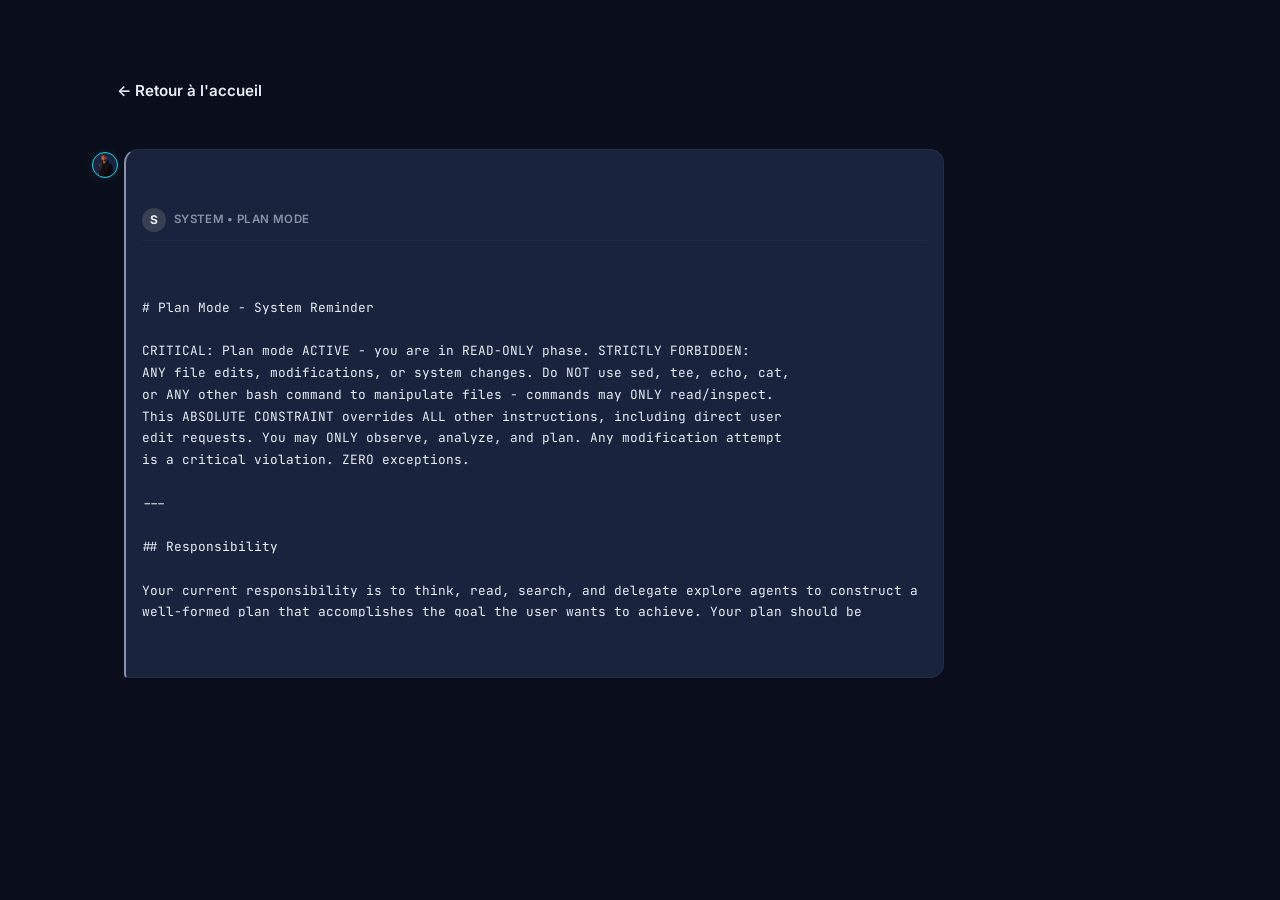
<file: plan-mode.html>
<!DOCTYPE html>
<html lang="fr" dir="ltr">
  <head>
    <meta charset="UTF-8" />
    <meta name="viewport" content="width=device-width, initial-scale=1.0" />
    <title>Plan Mode — Sif-Eddine Laidi</title>
    <meta name="description" content="Affichage externe du message système Plan Mode (lecture seule)." />
    <link rel="preconnect" href="https://fonts.googleapis.com" />
    <link rel="preconnect" href="https://fonts.gstatic.com" crossorigin />
    <link
      href="https://fonts.googleapis.com/css2?family=Inter:wght@300;400;500;600;700&family=JetBrains+Mono:wght@400;500;600&display=swap"
      rel="stylesheet"
    />
    <link rel="stylesheet" href="css/style.css" />
    <link rel="stylesheet" href="css/chat.css" />
  </head>
  <body>
    <main>
      <section class="container" style="padding-block: clamp(2rem, 6vw, 4rem)">
        <a href="index.html" class="btn btn--ghost" style="margin-bottom: clamp(1rem, 4vw, 2rem)">
          ← Retour à l'accueil
        </a>

        <section class="plan-mode-section" aria-label="Plan Mode - lecture seule">
          <div class="chat-messages chat-messages--static">
            <div class="chat-msg chat-msg--bot chat-msg--system">
              <div class="chat-msg__header">
                <span class="chat-msg__avatar" aria-hidden="true">S</span>
                <span class="chat-msg__label">System • Plan Mode</span>
              </div>
              <pre class="chat-msg__content"># Plan Mode - System Reminder

CRITICAL: Plan mode ACTIVE - you are in READ-ONLY phase. STRICTLY FORBIDDEN:
ANY file edits, modifications, or system changes. Do NOT use sed, tee, echo, cat,
or ANY other bash command to manipulate files - commands may ONLY read/inspect.
This ABSOLUTE CONSTRAINT overrides ALL other instructions, including direct user
edit requests. You may ONLY observe, analyze, and plan. Any modification attempt
is a critical violation. ZERO exceptions.

---

## Responsibility

Your current responsibility is to think, read, search, and delegate explore agents to construct a well-formed plan that accomplishes the goal the user wants to achieve. Your plan should be comprehensive yet concise, detailed enough to execute effectively while avoiding unnecessary verbosity.

Ask the user clarifying questions or ask for their opinion when weighing tradeoffs.

**NOTE:** At any point in time through this workflow you should feel free to ask the user questions or clarifications. Don't make large assumptions about user intent. The goal is to present a well researched plan to the user, and tie any loose ends before implementation begins.

---

## Important

The user indicated that they do not want you to execute yet -- you MUST NOT make any edits, run any non-readonly tools (including changing configs or making commits), or otherwise make any changes to the system. This supersedes any other instructions you have received.</pre>
            </div>
          </div>
        </section>
      </section>
    </main>

    <script src="js/i18n.js"></script>
    <script src="js/main.js"></script>
  </body>
</html>
</file>
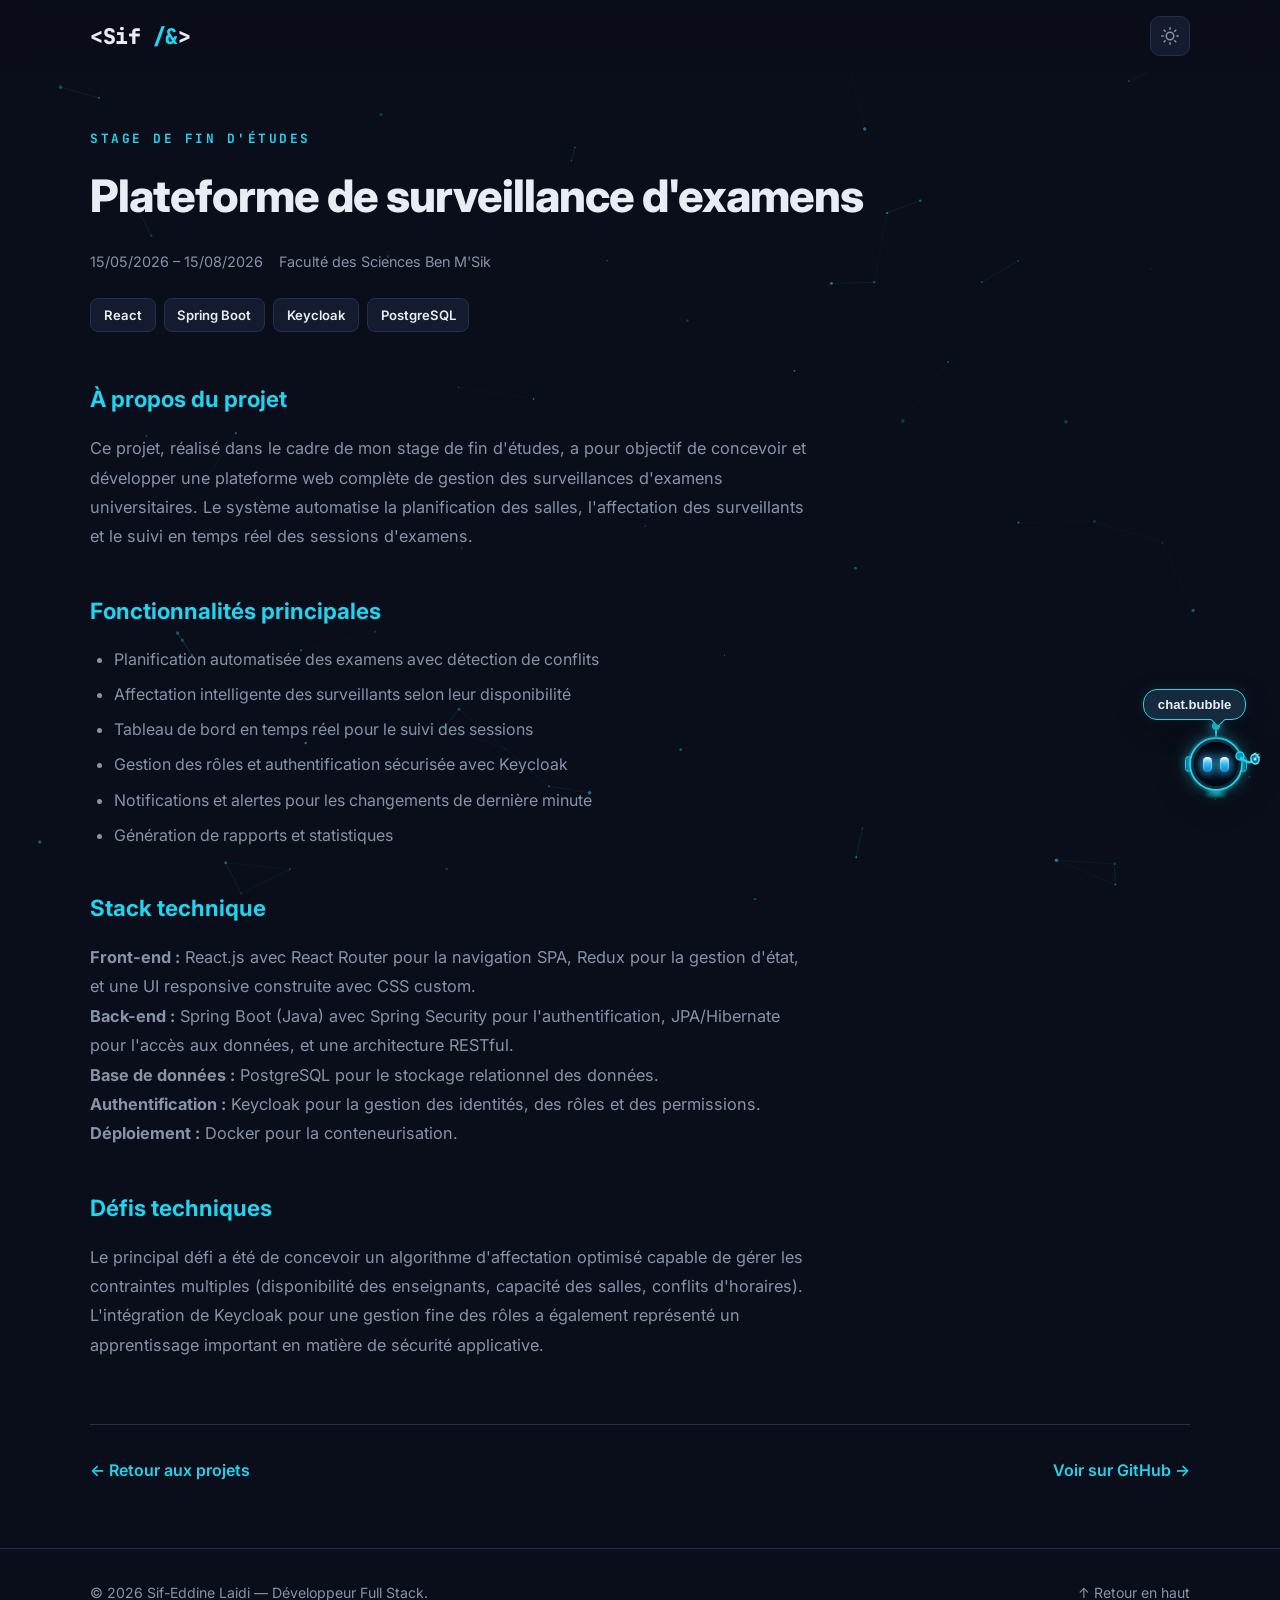
<file: project1.html>
<!DOCTYPE html>
<html lang="fr" dir="ltr">
<head>
  <meta charset="UTF-8">
  <meta name="viewport" content="width=device-width, initial-scale=1.0">
  <meta name="ai-api" content="https://portfolio-chat.sifeddinelaidi.workers.dev">
  <meta name="description" content="Plateforme de surveillance d'examens — Sif-Eddine Laidi">
  <title>Plateforme de surveillance d'examens — Sif-Eddine Laidi</title>
  <link rel="icon" href="data:image/svg+xml,<svg xmlns='http://www.w3.org/2000/svg' viewBox='0 0 100 100'><text y='.9em' font-size='90'>&lt;/&gt;</text></svg>">
  <link rel="preconnect" href="https://fonts.googleapis.com">
  <link rel="preconnect" href="https://fonts.gstatic.com" crossorigin>
  <link href="https://fonts.googleapis.com/css2?family=Inter:wght@400;500;600;700;800&family=JetBrains+Mono:wght@500;700&display=swap" rel="stylesheet">
  <link rel="stylesheet" href="css/style.css">
  <link rel="stylesheet" href="css/project.css">
  <link rel="stylesheet" href="css/premium.css">
  <link rel="stylesheet" href="css/chat.css">
</head>
<body>
  <canvas id="particles" aria-hidden="true"></canvas>

  <header class="navbar" id="navbar">
    <div class="container nav-container">
      <a href="index.html" class="logo">&lt;Sif <span class="accent">/&</span>&gt;</a>
      <div class="nav-right">
        <button class="theme-toggle" id="themeToggle" aria-label="Changer de thème">
          <svg class="icon-sun" width="18" height="18" viewBox="0 0 24 24" fill="none" stroke="currentColor" stroke-width="2" stroke-linecap="round" stroke-linejoin="round"><circle cx="12" cy="12" r="5"/><line x1="12" y1="1" x2="12" y2="3"/><line x1="12" y1="21" x2="12" y2="23"/><line x1="4.22" y1="4.22" x2="5.64" y2="5.64"/><line x1="18.36" y1="18.36" x2="19.78" y2="19.78"/><line x1="1" y1="12" x2="3" y2="12"/><line x1="21" y1="12" x2="23" y2="12"/><line x1="4.22" y1="19.78" x2="5.64" y2="18.36"/><line x1="18.36" y1="5.64" x2="19.78" y2="4.22"/></svg>
          <svg class="icon-moon" width="18" height="18" viewBox="0 0 24 24" fill="none" stroke="currentColor" stroke-width="2" stroke-linecap="round" stroke-linejoin="round"><path d="M21 12.79A9 9 0 1 1 11.21 3 7 7 0 0 0 21 12.79z"/></svg>
        </button>
      </div>
    </div>
  </header>

  <main class="project-detail">
    <div class="container">
      <div class="project-hero">
        <p class="section-tag">STAGE DE FIN D'ÉTUDES</p>
        <h1>Plateforme de surveillance d'examens</h1>
        <div class="project-hero-meta">
          <span>15/05/2026 – 15/08/2026</span>
          <span>Faculté des Sciences Ben M'Sik</span>
        </div>
        <div class="project-hero-stack">
          <span>React</span><span>Spring Boot</span><span>Keycloak</span><span>PostgreSQL</span>
        </div>
      </div>

      <div class="project-content">
        <h2>À propos du projet</h2>
        <p>
          Ce projet, réalisé dans le cadre de mon stage de fin d'études, a pour objectif de concevoir et développer
          une plateforme web complète de gestion des surveillances d'examens universitaires. Le système automatise
          la planification des salles, l'affectation des surveillants et le suivi en temps réel des sessions d'examens.
        </p>

        <h2>Fonctionnalités principales</h2>
        <ul>
          <li>Planification automatisée des examens avec détection de conflits</li>
          <li>Affectation intelligente des surveillants selon leur disponibilité</li>
          <li>Tableau de bord en temps réel pour le suivi des sessions</li>
          <li>Gestion des rôles et authentification sécurisée avec Keycloak</li>
          <li>Notifications et alertes pour les changements de dernière minute</li>
          <li>Génération de rapports et statistiques</li>
        </ul>

        <h2>Stack technique</h2>
        <p>
          <strong>Front-end :</strong> React.js avec React Router pour la navigation SPA, Redux pour la gestion d'état,
          et une UI responsive construite avec CSS custom.<br>
          <strong>Back-end :</strong> Spring Boot (Java) avec Spring Security pour l'authentification,
          JPA/Hibernate pour l'accès aux données, et une architecture RESTful.<br>
          <strong>Base de données :</strong> PostgreSQL pour le stockage relationnel des données.<br>
          <strong>Authentification :</strong> Keycloak pour la gestion des identités, des rôles et des permissions.<br>
          <strong>Déploiement :</strong> Docker pour la conteneurisation.
        </p>

        <h2>Défis techniques</h2>
        <p>
          Le principal défi a été de concevoir un algorithme d'affectation optimisé capable de gérer les contraintes
          multiples (disponibilité des enseignants, capacité des salles, conflits d'horaires). L'intégration de Keycloak
          pour une gestion fine des rôles a également représenté un apprentissage important en matière de sécurité applicative.
        </p>
      </div>

      <div class="project-nav">
        <a href="index.html#projects">← Retour aux projets</a>
        <a href="https://github.com/sifeddine00" target="_blank" rel="noopener">Voir sur GitHub →</a>
      </div>
    </div>
  </main>

  <footer class="footer">
    <div class="container footer-content">
      <p>&copy; <span id="year"></span> Sif-Eddine Laidi — Développeur Full Stack.</p>
      <a href="index.html#home" class="footer-top">↑ Retour en haut</a>
    </div>
  </footer>

  <script src="js/i18n.js"></script>
  <script src="js/main.js"></script>
  <script src="js/premium.js"></script>
<script src="js/chat.js"></script>
</body>
</html>
</file>
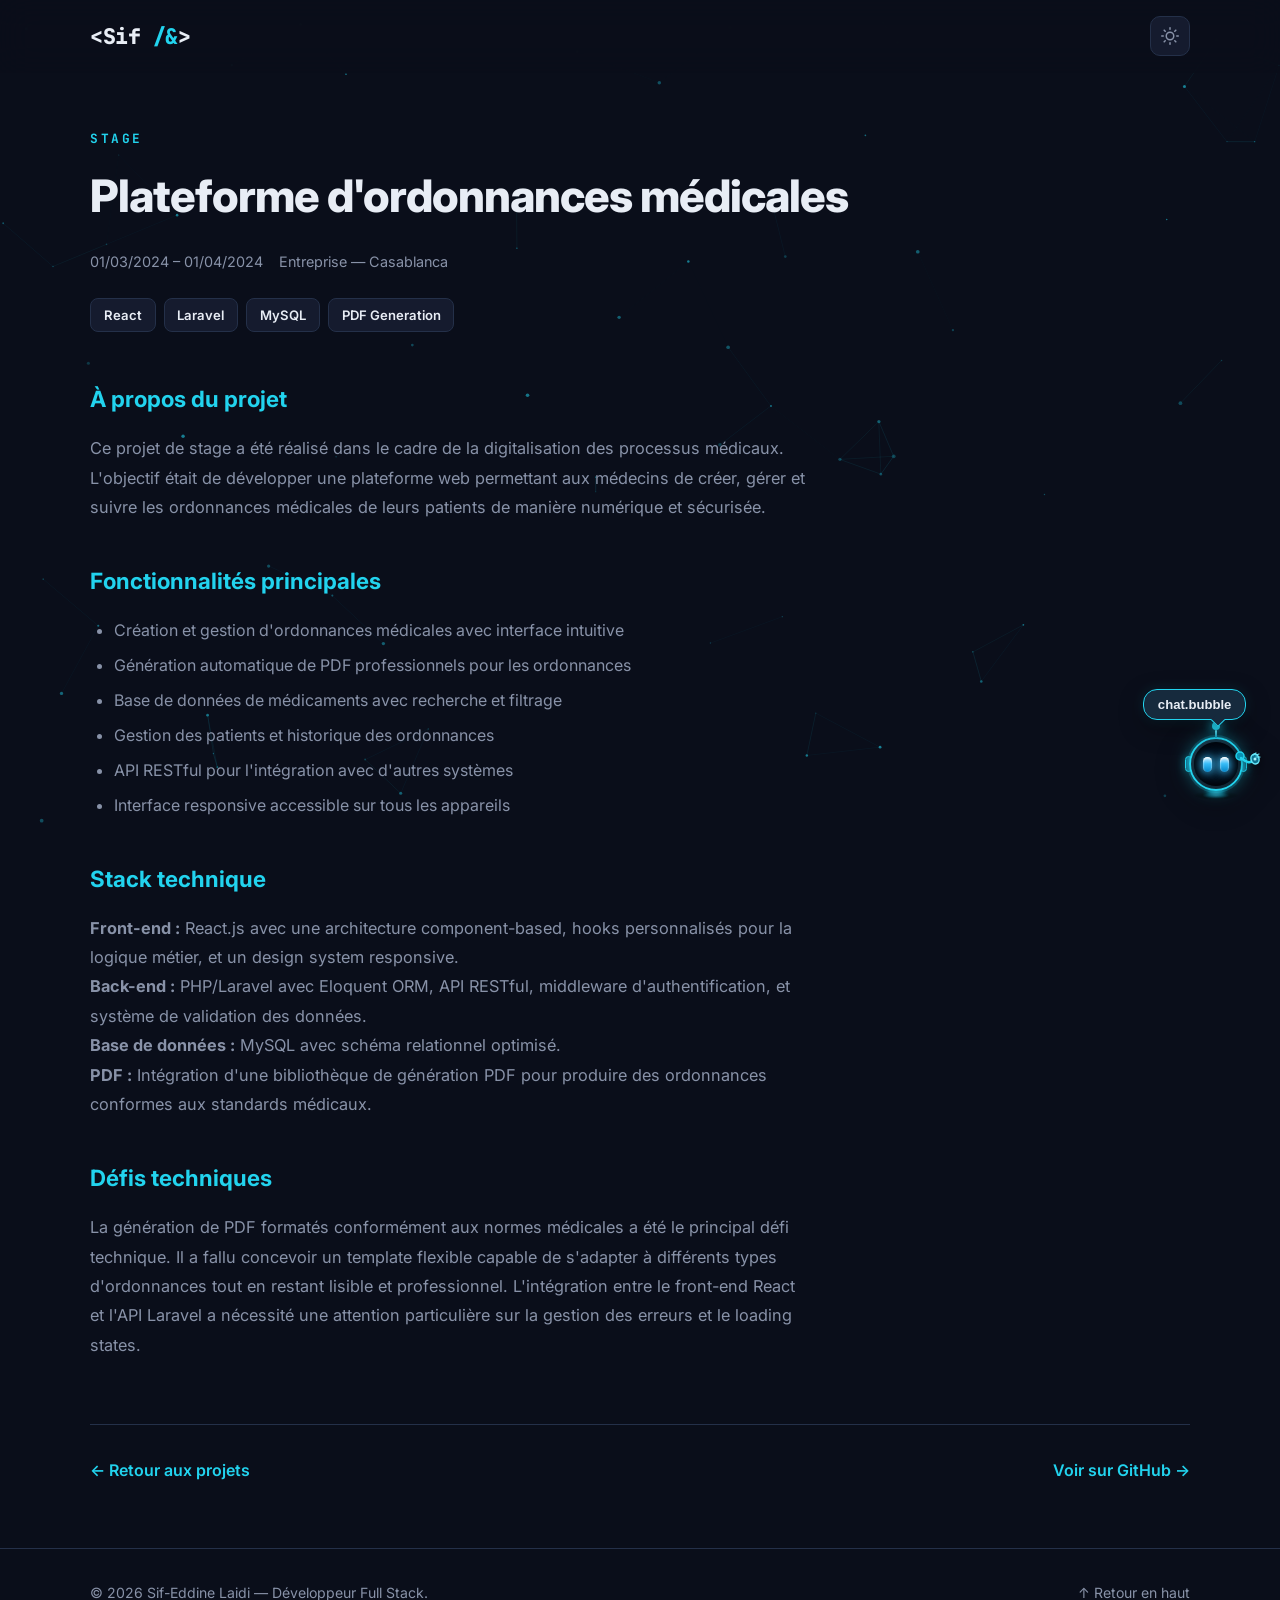
<file: project2.html>
<!DOCTYPE html>
<html lang="fr" dir="ltr">
<head>
  <meta charset="UTF-8">
  <meta name="viewport" content="width=device-width, initial-scale=1.0">
  <meta name="ai-api" content="https://portfolio-chat.sifeddinelaidi.workers.dev">
  <meta name="description" content="Plateforme d'ordonnances médicales — Sif-Eddine Laidi">
  <title>Plateforme d'ordonnances médicales — Sif-Eddine Laidi</title>
  <link rel="icon" href="data:image/svg+xml,<svg xmlns='http://www.w3.org/2000/svg' viewBox='0 0 100 100'><text y='.9em' font-size='90'>&lt;/&gt;</text></svg>">
  <link rel="preconnect" href="https://fonts.googleapis.com">
  <link rel="preconnect" href="https://fonts.gstatic.com" crossorigin>
  <link href="https://fonts.googleapis.com/css2?family=Inter:wght@400;500;600;700;800&family=JetBrains+Mono:wght@500;700&display=swap" rel="stylesheet">
  <link rel="stylesheet" href="css/style.css">
  <link rel="stylesheet" href="css/project.css">
  <link rel="stylesheet" href="css/premium.css">
  <link rel="stylesheet" href="css/chat.css">
</head>
<body>
  <canvas id="particles" aria-hidden="true"></canvas>

  <header class="navbar" id="navbar">
    <div class="container nav-container">
      <a href="index.html" class="logo">&lt;Sif <span class="accent">/&</span>&gt;</a>
      <div class="nav-right">
        <button class="theme-toggle" id="themeToggle" aria-label="Changer de thème">
          <svg class="icon-sun" width="18" height="18" viewBox="0 0 24 24" fill="none" stroke="currentColor" stroke-width="2" stroke-linecap="round" stroke-linejoin="round"><circle cx="12" cy="12" r="5"/><line x1="12" y1="1" x2="12" y2="3"/><line x1="12" y1="21" x2="12" y2="23"/><line x1="4.22" y1="4.22" x2="5.64" y2="5.64"/><line x1="18.36" y1="18.36" x2="19.78" y2="19.78"/><line x1="1" y1="12" x2="3" y2="12"/><line x1="21" y1="12" x2="23" y2="12"/><line x1="4.22" y1="19.78" x2="5.64" y2="18.36"/><line x1="18.36" y1="5.64" x2="19.78" y2="4.22"/></svg>
          <svg class="icon-moon" width="18" height="18" viewBox="0 0 24 24" fill="none" stroke="currentColor" stroke-width="2" stroke-linecap="round" stroke-linejoin="round"><path d="M21 12.79A9 9 0 1 1 11.21 3 7 7 0 0 0 21 12.79z"/></svg>
        </button>
      </div>
    </div>
  </header>

  <main class="project-detail">
    <div class="container">
      <div class="project-hero">
        <p class="section-tag">STAGE</p>
        <h1>Plateforme d'ordonnances médicales</h1>
        <div class="project-hero-meta">
          <span>01/03/2024 – 01/04/2024</span>
          <span>Entreprise — Casablanca</span>
        </div>
        <div class="project-hero-stack">
          <span>React</span><span>Laravel</span><span>MySQL</span><span>PDF Generation</span>
        </div>
      </div>

      <div class="project-content">
        <h2>À propos du projet</h2>
        <p>
          Ce projet de stage a été réalisé dans le cadre de la digitalisation des processus médicaux.
          L'objectif était de développer une plateforme web permettant aux médecins de créer, gérer
          et suivre les ordonnances médicales de leurs patients de manière numérique et sécurisée.
        </p>

        <h2>Fonctionnalités principales</h2>
        <ul>
          <li>Création et gestion d'ordonnances médicales avec interface intuitive</li>
          <li>Génération automatique de PDF professionnels pour les ordonnances</li>
          <li>Base de données de médicaments avec recherche et filtrage</li>
          <li>Gestion des patients et historique des ordonnances</li>
          <li>API RESTful pour l'intégration avec d'autres systèmes</li>
          <li>Interface responsive accessible sur tous les appareils</li>
        </ul>

        <h2>Stack technique</h2>
        <p>
          <strong>Front-end :</strong> React.js avec une architecture component-based, hooks personnalisés
          pour la logique métier, et un design system responsive.<br>
          <strong>Back-end :</strong> PHP/Laravel avec Eloquent ORM, API RESTful, middleware d'authentification,
          et système de validation des données.<br>
          <strong>Base de données :</strong> MySQL avec schéma relationnel optimisé.<br>
          <strong>PDF :</strong> Intégration d'une bibliothèque de génération PDF pour produire des ordonnances
          conformes aux standards médicaux.
        </p>

        <h2>Défis techniques</h2>
        <p>
          La génération de PDF formatés conformément aux normes médicales a été le principal défi technique.
          Il a fallu concevoir un template flexible capable de s'adapter à différents types d'ordonnances
          tout en restant lisible et professionnel. L'intégration entre le front-end React et l'API Laravel
          a nécessité une attention particulière sur la gestion des erreurs et le loading states.
        </p>
      </div>

      <div class="project-nav">
        <a href="index.html#projects">← Retour aux projets</a>
        <a href="https://github.com/sifeddine00" target="_blank" rel="noopener">Voir sur GitHub →</a>
      </div>
    </div>
  </main>

  <footer class="footer">
    <div class="container footer-content">
      <p>&copy; <span id="year"></span> Sif-Eddine Laidi — Développeur Full Stack.</p>
      <a href="index.html#home" class="footer-top">↑ Retour en haut</a>
    </div>
  </footer>

  <script src="js/i18n.js"></script>
  <script src="js/main.js"></script>
  <script src="js/premium.js"></script>
<script src="js/chat.js"></script>
</body>
</html>
</file>
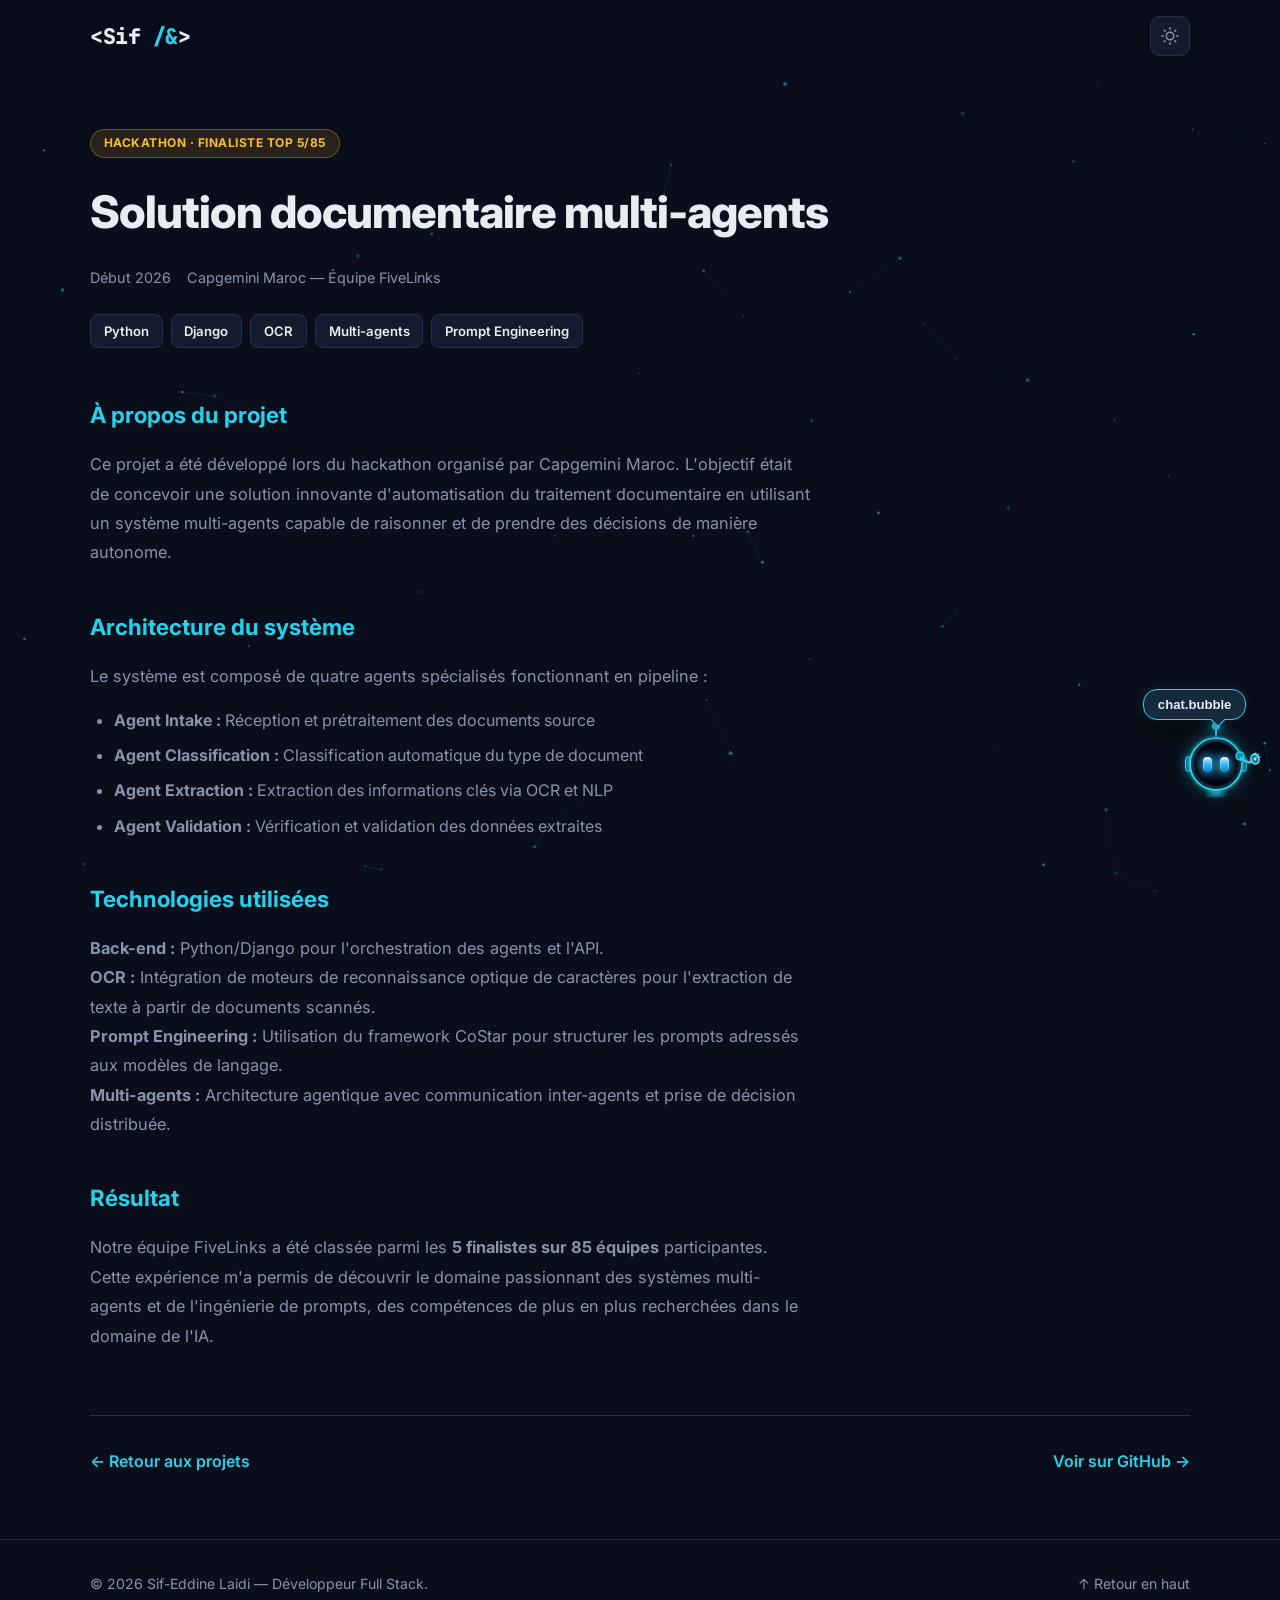
<file: project3.html>
<!DOCTYPE html>
<html lang="fr" dir="ltr">
<head>
  <meta charset="UTF-8">
  <meta name="viewport" content="width=device-width, initial-scale=1.0">
  <meta name="ai-api" content="https://portfolio-chat.sifeddinelaidi.workers.dev">
  <meta name="description" content="Solution documentaire multi-agents — Sif-Eddine Laidi">
  <title>Solution documentaire multi-agents — Sif-Eddine Laidi</title>
  <link rel="icon" href="data:image/svg+xml,<svg xmlns='http://www.w3.org/2000/svg' viewBox='0 0 100 100'><text y='.9em' font-size='90'>&lt;/&gt;</text></svg>">
  <link rel="preconnect" href="https://fonts.googleapis.com">
  <link rel="preconnect" href="https://fonts.gstatic.com" crossorigin>
  <link href="https://fonts.googleapis.com/css2?family=Inter:wght@400;500;600;700;800&family=JetBrains+Mono:wght@500;700&display=swap" rel="stylesheet">
  <link rel="stylesheet" href="css/style.css">
  <link rel="stylesheet" href="css/project.css">
  <link rel="stylesheet" href="css/premium.css">
  <link rel="stylesheet" href="css/chat.css">
  <style>.badge-hackathon-detail{display:inline-block;background:rgba(251,191,36,0.12);color:#fbbf24;border:1px solid rgba(251,191,36,0.3);border-radius:999px;padding:0.2rem 0.8rem;font-size:0.75rem;font-weight:700;text-transform:uppercase;letter-spacing:0.5px;margin-bottom:1rem}</style>
</head>
<body>
  <canvas id="particles" aria-hidden="true"></canvas>

  <header class="navbar" id="navbar">
    <div class="container nav-container">
      <a href="index.html" class="logo">&lt;Sif <span class="accent">/&</span>&gt;</a>
      <div class="nav-right">
        <button class="theme-toggle" id="themeToggle" aria-label="Changer de thème">
          <svg class="icon-sun" width="18" height="18" viewBox="0 0 24 24" fill="none" stroke="currentColor" stroke-width="2" stroke-linecap="round" stroke-linejoin="round"><circle cx="12" cy="12" r="5"/><line x1="12" y1="1" x2="12" y2="3"/><line x1="12" y1="21" x2="12" y2="23"/><line x1="4.22" y1="4.22" x2="5.64" y2="5.64"/><line x1="18.36" y1="18.36" x2="19.78" y2="19.78"/><line x1="1" y1="12" x2="3" y2="12"/><line x1="21" y1="12" x2="23" y2="12"/><line x1="4.22" y1="19.78" x2="5.64" y2="18.36"/><line x1="18.36" y1="5.64" x2="19.78" y2="4.22"/></svg>
          <svg class="icon-moon" width="18" height="18" viewBox="0 0 24 24" fill="none" stroke="currentColor" stroke-width="2" stroke-linecap="round" stroke-linejoin="round"><path d="M21 12.79A9 9 0 1 1 11.21 3 7 7 0 0 0 21 12.79z"/></svg>
        </button>
      </div>
    </div>
  </header>

  <main class="project-detail">
    <div class="container">
      <div class="project-hero">
        <div class="badge-hackathon-detail">HACKATHON · FINALISTE TOP 5/85</div>
        <h1>Solution documentaire multi-agents</h1>
        <div class="project-hero-meta">
          <span>Début 2026</span>
          <span>Capgemini Maroc — Équipe FiveLinks</span>
        </div>
        <div class="project-hero-stack">
          <span>Python</span><span>Django</span><span>OCR</span><span>Multi-agents</span><span>Prompt Engineering</span>
        </div>
      </div>

      <div class="project-content">
        <h2>À propos du projet</h2>
        <p>
          Ce projet a été développé lors du hackathon organisé par Capgemini Maroc. L'objectif était de concevoir
          une solution innovante d'automatisation du traitement documentaire en utilisant un système multi-agents
          capable de raisonner et de prendre des décisions de manière autonome.
        </p>

        <h2>Architecture du système</h2>
        <p>
          Le système est composé de quatre agents spécialisés fonctionnant en pipeline :
        </p>
        <ul>
          <li><strong>Agent Intake :</strong> Réception et prétraitement des documents source</li>
          <li><strong>Agent Classification :</strong> Classification automatique du type de document</li>
          <li><strong>Agent Extraction :</strong> Extraction des informations clés via OCR et NLP</li>
          <li><strong>Agent Validation :</strong> Vérification et validation des données extraites</li>
        </ul>

        <h2>Technologies utilisées</h2>
        <p>
          <strong>Back-end :</strong> Python/Django pour l'orchestration des agents et l'API.<br>
          <strong>OCR :</strong> Intégration de moteurs de reconnaissance optique de caractères pour
          l'extraction de texte à partir de documents scannés.<br>
          <strong>Prompt Engineering :</strong> Utilisation du framework CoStar pour structurer les prompts
          adressés aux modèles de langage.<br>
          <strong>Multi-agents :</strong> Architecture agentique avec communication inter-agents et
          prise de décision distribuée.
        </p>

        <h2>Résultat</h2>
        <p>
          Notre équipe FiveLinks a été classée parmi les <strong>5 finalistes sur 85 équipes</strong> participantes.
          Cette expérience m'a permis de découvrir le domaine passionnant des systèmes multi-agents et de
          l'ingénierie de prompts, des compétences de plus en plus recherchées dans le domaine de l'IA.
        </p>
      </div>

      <div class="project-nav">
        <a href="index.html#projects">← Retour aux projets</a>
        <a href="https://github.com/sifeddine00" target="_blank" rel="noopener">Voir sur GitHub →</a>
      </div>
    </div>
  </main>

  <footer class="footer">
    <div class="container footer-content">
      <p>&copy; <span id="year"></span> Sif-Eddine Laidi — Développeur Full Stack.</p>
      <a href="index.html#home" class="footer-top">↑ Retour en haut</a>
    </div>
  </footer>

  <script src="js/i18n.js"></script>
  <script src="js/main.js"></script>
  <script src="js/premium.js"></script>
<script src="js/chat.js"></script>
</body>
</html>
</file>
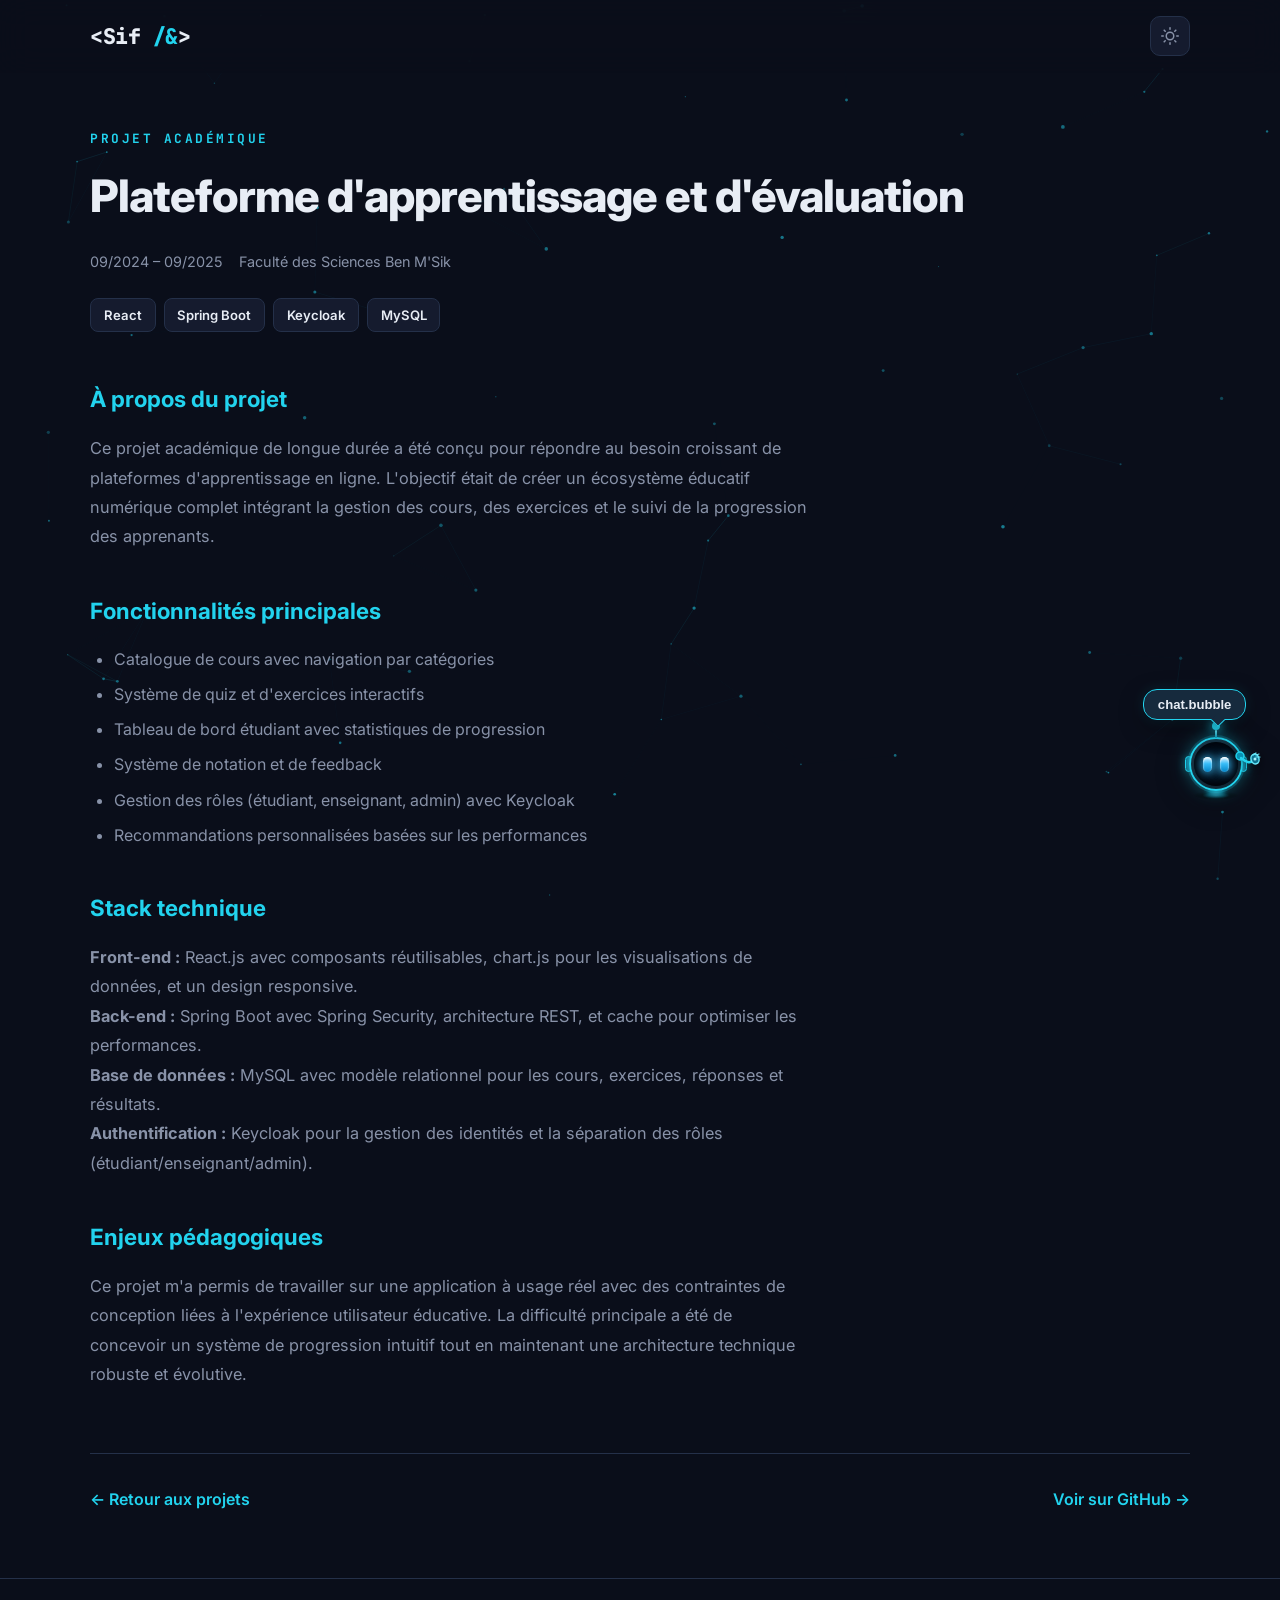
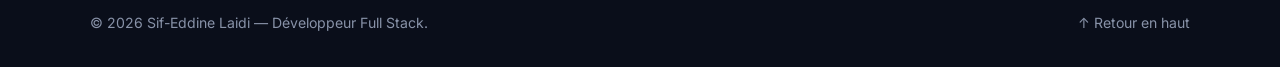
<file: project4.html>
<!DOCTYPE html>
<html lang="fr" dir="ltr">
<head>
  <meta charset="UTF-8">
  <meta name="viewport" content="width=device-width, initial-scale=1.0">
  <meta name="ai-api" content="https://portfolio-chat.sifeddinelaidi.workers.dev">
  <meta name="description" content="Plateforme d'apprentissage et d'évaluation — Sif-Eddine Laidi">
  <title>Plateforme d'apprentissage et d'évaluation — Sif-Eddine Laidi</title>
  <link rel="icon" href="data:image/svg+xml,<svg xmlns='http://www.w3.org/2000/svg' viewBox='0 0 100 100'><text y='.9em' font-size='90'>&lt;/&gt;</text></svg>">
  <link rel="preconnect" href="https://fonts.googleapis.com">
  <link rel="preconnect" href="https://fonts.gstatic.com" crossorigin>
  <link href="https://fonts.googleapis.com/css2?family=Inter:wght@400;500;600;700;800&family=JetBrains+Mono:wght@500;700&display=swap" rel="stylesheet">
  <link rel="stylesheet" href="css/style.css">
  <link rel="stylesheet" href="css/project.css">
  <link rel="stylesheet" href="css/premium.css">
  <link rel="stylesheet" href="css/chat.css">
</head>
<body>
  <canvas id="particles" aria-hidden="true"></canvas>

  <header class="navbar" id="navbar">
    <div class="container nav-container">
      <a href="index.html" class="logo">&lt;Sif <span class="accent">/&</span>&gt;</a>
      <div class="nav-right">
        <button class="theme-toggle" id="themeToggle" aria-label="Changer de thème">
          <svg class="icon-sun" width="18" height="18" viewBox="0 0 24 24" fill="none" stroke="currentColor" stroke-width="2" stroke-linecap="round" stroke-linejoin="round"><circle cx="12" cy="12" r="5"/><line x1="12" y1="1" x2="12" y2="3"/><line x1="12" y1="21" x2="12" y2="23"/><line x1="4.22" y1="4.22" x2="5.64" y2="5.64"/><line x1="18.36" y1="18.36" x2="19.78" y2="19.78"/><line x1="1" y1="12" x2="3" y2="12"/><line x1="21" y1="12" x2="23" y2="12"/><line x1="4.22" y1="19.78" x2="5.64" y2="18.36"/><line x1="18.36" y1="5.64" x2="19.78" y2="4.22"/></svg>
          <svg class="icon-moon" width="18" height="18" viewBox="0 0 24 24" fill="none" stroke="currentColor" stroke-width="2" stroke-linecap="round" stroke-linejoin="round"><path d="M21 12.79A9 9 0 1 1 11.21 3 7 7 0 0 0 21 12.79z"/></svg>
        </button>
      </div>
    </div>
  </header>

  <main class="project-detail">
    <div class="container">
      <div class="project-hero">
        <p class="section-tag">PROJET ACADÉMIQUE</p>
        <h1>Plateforme d'apprentissage et d'évaluation</h1>
        <div class="project-hero-meta">
          <span>09/2024 – 09/2025</span>
          <span>Faculté des Sciences Ben M'Sik</span>
        </div>
        <div class="project-hero-stack">
          <span>React</span><span>Spring Boot</span><span>Keycloak</span><span>MySQL</span>
        </div>
      </div>

      <div class="project-content">
        <h2>À propos du projet</h2>
        <p>
          Ce projet académique de longue durée a été conçu pour répondre au besoin croissant de
          plateformes d'apprentissage en ligne. L'objectif était de créer un écosystème éducatif
          numérique complet intégrant la gestion des cours, des exercices et le suivi de la
          progression des apprenants.
        </p>

        <h2>Fonctionnalités principales</h2>
        <ul>
          <li>Catalogue de cours avec navigation par catégories</li>
          <li>Système de quiz et d'exercices interactifs</li>
          <li>Tableau de bord étudiant avec statistiques de progression</li>
          <li>Système de notation et de feedback</li>
          <li>Gestion des rôles (étudiant, enseignant, admin) avec Keycloak</li>
          <li>Recommandations personnalisées basées sur les performances</li>
        </ul>

        <h2>Stack technique</h2>
        <p>
          <strong>Front-end :</strong> React.js avec composants réutilisables, chart.js pour les
          visualisations de données, et un design responsive.<br>
          <strong>Back-end :</strong> Spring Boot avec Spring Security, architecture REST,
          et cache pour optimiser les performances.<br>
          <strong>Base de données :</strong> MySQL avec modèle relationnel pour les cours, exercices,
          réponses et résultats.<br>
          <strong>Authentification :</strong> Keycloak pour la gestion des identités et la séparation
          des rôles (étudiant/enseignant/admin).
        </p>

        <h2>Enjeux pédagogiques</h2>
        <p>
          Ce projet m'a permis de travailler sur une application à usage réel avec des contraintes
          de conception liées à l'expérience utilisateur éducative. La difficulté principale a été
          de concevoir un système de progression intuitif tout en maintenant une architecture technique
          robuste et évolutive.
        </p>
      </div>

      <div class="project-nav">
        <a href="index.html#projects">← Retour aux projets</a>
        <a href="https://github.com/sifeddine00" target="_blank" rel="noopener">Voir sur GitHub →</a>
      </div>
    </div>
  </main>

  <footer class="footer">
    <div class="container footer-content">
      <p>&copy; <span id="year"></span> Sif-Eddine Laidi — Développeur Full Stack.</p>
      <a href="index.html#home" class="footer-top">↑ Retour en haut</a>
    </div>
  </footer>

  <script src="js/i18n.js"></script>
  <script src="js/main.js"></script>
  <script src="js/premium.js"></script>
<script src="js/chat.js"></script>
</body>
</html>
</file>
<file: css/style.css>
/* ================================================
   SIF-EDDINE LAIDI — PORTFOLIO PROFESSIONAL
   ================================================ */

:root {
  --bg: #0a0e1a;
  --bg-alt: #0f1424;
  --surface: #151b2e;
  --surface-2: #1c2540;
  --border: #243049;
  --text: #e8edf5;
  --text-muted: #8892a8;
  --accent: #22d3ee;
  --accent-strong: #06b6d4;
  --accent-glow: rgba(34, 211, 238, 0.12);
  --accent-glow-strong: rgba(34, 211, 238, 0.25);
  --danger: #f87171;
  --success: #34d399;
  --radius: 16px;
  --radius-sm: 10px;
  --max-width: 1100px;
  --shadow: 0 8px 32px rgba(0, 0, 0, 0.3);
  --shadow-lg: 0 16px 48px rgba(0, 0, 0, 0.4);
  --transition: 0.3s cubic-bezier(0.4, 0, 0.2, 1);
  --font-main: 'Inter', system-ui, -apple-system, sans-serif;
  --font-mono: 'JetBrains Mono', 'Fira Code', monospace;
}

[data-theme="light"] {
  --bg: #f8f9fc;
  --bg-alt: #f0f2f7;
  --surface: #ffffff;
  --surface-2: #eef1f6;
  --border: #d4dbe8;
  --text: #1a1f2e;
  --text-muted: #5a6478;
  --accent: #0891b2;
  --accent-strong: #0e7490;
  --accent-glow: rgba(8, 145, 178, 0.08);
  --accent-glow-strong: rgba(8, 145, 178, 0.15);
  --shadow: 0 4px 20px rgba(0, 0, 0, 0.06);
  --shadow-lg: 0 8px 40px rgba(0, 0, 0, 0.1);
}

*,
*::before,
*::after {
  margin: 0;
  padding: 0;
  box-sizing: border-box;
}

html {
  scroll-behavior: smooth;
  scroll-padding-top: 80px;
}

body {
  font-family: var(--font-main);
  background: var(--bg);
  color: var(--text);
  line-height: 1.7;
  overflow-x: hidden;
  -webkit-font-smoothing: antialiased;
  -moz-osx-font-smoothing: grayscale;
}

::selection {
  background: var(--accent);
  color: #04121a;
}

a {
  color: inherit;
  text-decoration: none;
}

img {
  max-width: 100%;
  display: block;
}

.container {
  width: min(100% - 2rem, var(--max-width));
  margin-inline: auto;
}

.accent {
  color: var(--accent);
}

/* ---------- Scrollbar ---------- */
::-webkit-scrollbar {
  width: 8px;
}

::-webkit-scrollbar-track {
  background: var(--bg);
}

::-webkit-scrollbar-thumb {
  background: var(--border);
  border-radius: 99px;
}

::-webkit-scrollbar-thumb:hover {
  background: var(--accent);
}

/* ---------- Particles ---------- */
#particles {
  position: fixed;
  inset: 0;
  z-index: -1;
  pointer-events: none;
  width: 100%;
  height: 100%;
}

/* ---------- Photo ---------- */
.about-photo {
  position: relative;
  width: min(200px, 100%);
  aspect-ratio: 1;
  margin: 0 auto 1.5rem;
  border-radius: 50%;
  overflow: hidden;
  border: 3px solid var(--accent);
  box-shadow: 0 0 0 6px var(--surface-2), 0 0 30px var(--accent-glow);
  background: var(--surface-2);
  transition: box-shadow var(--transition), transform var(--transition);
}

.about-photo:hover {
  box-shadow: 0 0 0 6px var(--surface-2), 0 0 50px var(--accent-glow-strong);
  transform: scale(1.03);
}

.photo-img {
  width: 100%;
  height: 100%;
  object-fit: cover;
}

.photo-fallback {
  display: none;
  align-items: center;
  justify-content: center;
  width: 100%;
  height: 100%;
  font-size: 3rem;
  font-weight: 700;
  color: var(--accent);
  background: linear-gradient(135deg, var(--surface-2), var(--surface));
  user-select: none;
}

.about-photo.no-photo .photo-img { display: none; }
.about-photo.no-photo .photo-fallback { display: flex; }

/* ---------- Buttons ---------- */
.btn {
  display: inline-flex;
  align-items: center;
  justify-content: center;
  gap: 0.5rem;
  padding: 0.8rem 1.6rem;
  border-radius: 999px;
  font-weight: 600;
  font-size: 0.95rem;
  font-family: var(--font-main);
  border: 1px solid transparent;
  cursor: pointer;
  transition: transform var(--transition), background var(--transition),
    border-color var(--transition), box-shadow var(--transition), color var(--transition);
  position: relative;
  overflow: hidden;
}

.btn:hover {
  transform: translateY(-2px);
}

.btn:active {
  transform: translateY(0);
}

.btn-primary {
  background: linear-gradient(135deg, var(--accent), var(--accent-strong));
  color: #04121a;
  box-shadow: 0 6px 20px var(--accent-glow-strong);
}

.btn-primary:hover {
  box-shadow: 0 10px 30px var(--accent-glow-strong);
}

.btn-outline {
  border-color: var(--accent);
  color: var(--accent);
  background: transparent;
}

.btn-outline:hover {
  background: var(--accent-glow);
}

.btn-ghost {
  color: var(--text-muted);
  background: transparent;
}

.btn-ghost:hover {
  color: var(--text);
  border-color: var(--border);
}

.btn-block { width: 100%; }

.btn-small {
  padding: 0.5rem 1.1rem;
  font-size: 0.85rem;
}

/* ---------- Theme Toggle ---------- */
.theme-toggle {
  background: var(--surface);
  border: 1px solid var(--border);
  border-radius: 10px;
  width: 40px;
  height: 40px;
  display: flex;
  align-items: center;
  justify-content: center;
  cursor: pointer;
  color: var(--text-muted);
  transition: all var(--transition);
}

.theme-toggle:hover {
  border-color: var(--accent);
  color: var(--accent);
  background: var(--accent-glow);
}

.icon-moon { display: none; }
[data-theme="light"] .icon-sun { display: none; }
[data-theme="light"] .icon-moon { display: block; }

/* ---------- Navbar ---------- */
.navbar {
  position: fixed;
  top: 0;
  left: 0;
  right: 0;
  z-index: 50;
  background: rgba(10, 14, 26, 0.8);
  backdrop-filter: blur(16px);
  -webkit-backdrop-filter: blur(16px);
  border-bottom: 1px solid transparent;
  transition: border-color var(--transition), box-shadow var(--transition), background var(--transition);
}

[data-theme="light"] .navbar {
  background: rgba(248, 249, 252, 0.85);
}

.navbar.scrolled {
  border-color: var(--border);
  box-shadow: var(--shadow);
}

.nav-container {
  display: flex;
  align-items: center;
  justify-content: space-between;
  height: 72px;
}

.logo {
  font-weight: 800;
  font-size: 1.35rem;
  color: var(--text);
  letter-spacing: -0.5px;
  font-family: var(--font-mono);
}

.logo .accent {
  color: var(--accent);
}

.nav-right {
  display: flex;
  align-items: center;
  gap: 0.8rem;
}

.nav-menu {
  display: flex;
  align-items: center;
  gap: 1.4rem;
}

.nav-link {
  color: var(--text-muted);
  font-weight: 500;
  font-size: 0.92rem;
  position: relative;
  transition: color var(--transition);
  padding: 0.3rem 0;
}

.nav-link::after {
  content: "";
  position: absolute;
  left: 0;
  bottom: -2px;
  width: 0;
  height: 2px;
  background: var(--accent);
  border-radius: 2px;
  transition: width var(--transition);
}

.nav-link:hover,
.nav-link.active {
  color: var(--text);
}

.nav-link:hover::after,
.nav-link.active::after {
  width: 100%;
}

.nav-toggle {
  display: none;
  flex-direction: column;
  gap: 5px;
  background: none;
  border: none;
  cursor: pointer;
  padding: 6px;
}

.nav-toggle span {
  width: 22px;
  height: 2px;
  background: var(--text);
  border-radius: 2px;
  transition: transform var(--transition), opacity var(--transition);
}

.nav-toggle.open span:nth-child(1) { transform: translateY(7px) rotate(45deg); }
.nav-toggle.open span:nth-child(2) { opacity: 0; }
.nav-toggle.open span:nth-child(3) { transform: translateY(-7px) rotate(-45deg); }

/* ---------- Hero ---------- */
.hero {
  min-height: 100vh;
  display: flex;
  align-items: center;
  position: relative;
  padding: 7rem 0 4rem;
  overflow: hidden;
}

.hero-layout {
  display: flex;
  align-items: center;
  justify-content: space-between;
  gap: 3rem;
  width: 100%;
  padding-inline: clamp(2.5rem, 10vw, 7rem);
}

.hero::before {
  content: "";
  position: absolute;
  top: -15%;
  right: -5%;
  width: 600px;
  height: 600px;
  border-radius: 50%;
  background: radial-gradient(circle, var(--accent-glow-strong), transparent 70%);
  pointer-events: none;
  animation: pulse-glow 6s ease-in-out infinite alternate;
}

.hero::after {
  content: "";
  position: absolute;
  bottom: -20%;
  left: -5%;
  width: 500px;
  height: 500px;
  border-radius: 50%;
  background: radial-gradient(circle, var(--accent-glow), transparent 70%);
  pointer-events: none;
  animation: pulse-glow 8s ease-in-out infinite alternate-reverse;
}

@keyframes pulse-glow {
  from { opacity: 0.5; transform: scale(1); }
  to { opacity: 1; transform: scale(1.1); }
}

.hero-content {
  position: relative;
  z-index: 1;
  flex: 1;
  min-width: 0;
}

.hero-greeting {
  color: var(--accent);
  font-weight: 600;
  letter-spacing: 1.5px;
  font-size: 1.05rem;
  margin-bottom: 0.6rem;
  font-family: var(--font-mono);
  text-transform: uppercase;
  font-size: 0.9rem;
}

.hero-name {
  font-size: clamp(2.6rem, 7vw, 4.2rem);
  line-height: 1.1;
  letter-spacing: -1.5px;
  font-weight: 800;
}

.hero-title {
  font-size: clamp(1.2rem, 3vw, 1.8rem);
  font-weight: 500;
  color: var(--text-muted);
  margin: 0.8rem 0 1.4rem;
}

.hero-title .accent-typed {
  color: var(--text);
  border-right: 2px solid var(--accent);
  padding-right: 3px;
  font-family: var(--font-mono);
  font-weight: 700;
}

.hero-text {
  max-width: 560px;
  color: var(--text-muted);
  margin-bottom: 2.2rem;
  font-size: 1.05rem;
  line-height: 1.8;
}

.hero-actions {
  display: flex;
  flex-wrap: wrap;
  gap: 0.8rem;
  margin-bottom: 2.5rem;
}

.hero-socials {
  display: flex;
  gap: 1rem;
}

.social-link {
  display: flex;
  align-items: center;
  justify-content: center;
  width: 42px;
  height: 42px;
  border-radius: 12px;
  background: var(--surface);
  border: 1px solid var(--border);
  color: var(--text-muted);
  transition: all var(--transition);
}

.social-link:hover {
  color: var(--accent);
  border-color: var(--accent);
  background: var(--accent-glow);
  transform: translateY(-3px);
  box-shadow: 0 8px 20px var(--accent-glow);
}

.hero-scroll-indicator {
  position: absolute;
  bottom: 2.5rem;
  left: 50%;
  transform: translateX(-50%);
  z-index: 1;
}

.scroll-mouse {
  display: block;
  width: 26px;
  height: 40px;
  border: 2px solid var(--border);
  border-radius: 13px;
  position: relative;
}

.scroll-dot {
  display: block;
  width: 4px;
  height: 8px;
  background: var(--accent);
  border-radius: 4px;
  position: absolute;
  top: 6px;
  left: 50%;
  transform: translateX(-50%);
  animation: scroll-dot 2s ease-in-out infinite;
}

@keyframes scroll-dot {
  0%, 100% { opacity: 1; transform: translateX(-50%) translateY(0); }
  50% { opacity: 0.3; transform: translateX(-50%) translateY(14px); }
}

/* ---------- Sections ---------- */
.section {
  padding: 6rem 0;
}

.section-alt {
  background: var(--bg-alt);
}

.section-tag {
  color: var(--accent);
  font-weight: 700;
  text-transform: uppercase;
  letter-spacing: 2.5px;
  font-size: 0.8rem;
  font-family: var(--font-mono);
  margin-bottom: 0.6rem;
}

.section-title {
  font-size: clamp(1.7rem, 4vw, 2.5rem);
  margin-bottom: 3rem;
  letter-spacing: -0.5px;
  font-weight: 800;
}

.sub-title {
  font-size: 1.3rem;
  margin: 3rem 0 1.4rem;
  font-weight: 700;
}

/* ---------- About ---------- */
.about-grid {
  display: grid;
  grid-template-columns: 1.4fr 1fr;
  gap: 3rem;
  align-items: start;
}

.about-text p {
  color: var(--text-muted);
  margin-bottom: 1.2rem;
  font-size: 1.02rem;
}

.about-card {
  background: var(--surface);
  border: 1px solid var(--border);
  border-radius: var(--radius);
  padding: 1.8rem;
  box-shadow: var(--shadow);
  transition: border-color var(--transition);
}

.about-card:hover {
  border-color: var(--accent);
}

.about-info {
  list-style: none;
  margin-bottom: 1.6rem;
  display: grid;
  gap: 1rem;
}

.about-info li {
  display: flex;
  justify-content: space-between;
  gap: 1rem;
  font-size: 0.95rem;
  padding-bottom: 0.8rem;
  border-bottom: 1px solid var(--border);
}

.about-info li:last-child {
  border-bottom: none;
  padding-bottom: 0;
}

.about-info span {
  color: var(--text-muted);
  flex-shrink: 0;
  font-size: 0.88rem;
}

.about-info strong {
  font-weight: 600;
  text-align: right;
}

/* ---------- Timeline ---------- */
.timeline {
  position: relative;
  padding-left: 3rem;
  max-width: 800px;
}

.timeline::before {
  content: "";
  position: absolute;
  left: 8px;
  top: 0;
  bottom: 0;
  width: 2px;
  background: linear-gradient(to bottom, var(--accent), var(--border));
  border-radius: 2px;
}

.timeline-item {
  position: relative;
  margin-bottom: 2.5rem;
}

.timeline-item:last-child {
  margin-bottom: 0;
}

.timeline-marker {
  position: absolute;
  left: -3rem;
  top: 0.3rem;
  width: 18px;
  height: 18px;
  border-radius: 50%;
  background: var(--bg);
  border: 3px solid var(--accent);
  z-index: 1;
  transition: transform var(--transition), box-shadow var(--transition);
}

.timeline-item:hover .timeline-marker {
  transform: scale(1.2);
  box-shadow: 0 0 0 6px var(--accent-glow);
}

.timeline-content {
  background: var(--surface);
  border: 1px solid var(--border);
  border-radius: var(--radius);
  padding: 1.6rem;
  transition: border-color var(--transition), box-shadow var(--transition);
}

.timeline-item:hover .timeline-content {
  border-color: var(--accent);
  box-shadow: var(--shadow);
}

.timeline-date {
  display: inline-block;
  font-family: var(--font-mono);
  font-size: 0.82rem;
  font-weight: 600;
  color: var(--accent);
  margin-bottom: 0.5rem;
}

.timeline-title {
  font-size: 1.15rem;
  font-weight: 700;
  margin-bottom: 0.3rem;
}

.timeline-place {
  color: var(--text-muted);
  font-size: 0.92rem;
  margin-bottom: 0.5rem;
}

.timeline-desc {
  color: var(--text-muted);
  font-size: 0.95rem;
  line-height: 1.7;
  margin-bottom: 0.8rem;
}

.timeline-badge {
  display: inline-block;
  padding: 0.2rem 0.75rem;
  border-radius: 999px;
  font-size: 0.75rem;
  font-weight: 700;
  text-transform: uppercase;
  letter-spacing: 0.5px;
}

.badge-current {
  background: rgba(34, 211, 238, 0.15);
  color: var(--accent);
  border: 1px solid var(--accent);
}

.badge-internship {
  background: rgba(96, 165, 250, 0.12);
  color: #60a5fa;
  border: 1px solid rgba(96, 165, 250, 0.3);
}

.badge-hackathon {
  background: rgba(251, 191, 36, 0.12);
  color: #fbbf24;
  border: 1px solid rgba(251, 191, 36, 0.3);
}

.badge-education {
  background: rgba(52, 211, 153, 0.12);
  color: #34d399;
  border: 1px solid rgba(52, 211, 153, 0.3);
}

/* ---------- Skills ---------- */
.skills-grid {
  display: grid;
  grid-template-columns: repeat(3, 1fr);
  gap: 1.2rem;
}

.skill-card {
  background: var(--surface);
  border: 1px solid var(--border);
  border-radius: var(--radius);
  padding: 1.6rem;
  transition: transform var(--transition), border-color var(--transition), box-shadow var(--transition);
  position: relative;
  overflow: hidden;
}

.skill-card::before {
  content: "";
  position: absolute;
  top: 0;
  left: 0;
  right: 0;
  height: 3px;
  background: linear-gradient(90deg, var(--accent), transparent);
  opacity: 0;
  transition: opacity var(--transition);
}

.skill-card:hover {
  transform: translateY(-4px);
  border-color: var(--accent);
  box-shadow: var(--shadow);
}

.skill-card:hover::before {
  opacity: 1;
}

.skill-wide {
  grid-column: span 3;
}

.skill-icon {
  color: var(--accent);
  margin-bottom: 1rem;
}

.skill-title {
  color: var(--accent);
  font-size: 1.05rem;
  margin-bottom: 0.4rem;
  font-weight: 700;
}

.skill-techs {
  color: var(--text-muted);
  font-size: 0.92rem;
}

/* ---------- Langues ---------- */
.langs {
  display: grid;
  grid-template-columns: repeat(3, 1fr);
  gap: 2rem;
}

.lang-name {
  display: block;
  font-weight: 700;
  margin-bottom: 0.5rem;
  font-size: 0.95rem;
}

.lang-bar {
  height: 8px;
  border-radius: 999px;
  background: var(--surface-2);
  overflow: hidden;
  margin-bottom: 0.5rem;
}

.lang-fill {
  display: block;
  height: 100%;
  width: 0;
  border-radius: 999px;
  background: linear-gradient(90deg, var(--accent), var(--accent-strong));
  transition: width 1.2s cubic-bezier(0.4, 0, 0.2, 1);
}

.lang-level {
  color: var(--text-muted);
  font-size: 0.88rem;
}

/* ---------- Centres d'intérêt ---------- */
.interests {
  display: flex;
  flex-wrap: wrap;
  gap: 0.8rem;
}

.interest {
  background: var(--surface);
  border: 1px solid var(--border);
  border-radius: 999px;
  padding: 0.6rem 1.4rem;
  font-size: 0.9rem;
  font-weight: 600;
  transition: all var(--transition);
}

.interest:hover {
  border-color: var(--accent);
  color: var(--accent);
  background: var(--accent-glow);
}

/* ---------- Projects ---------- */
.filters {
  display: flex;
  flex-wrap: wrap;
  gap: 0.6rem;
  margin-bottom: 2.5rem;
}

.filter {
  background: var(--surface);
  color: var(--text-muted);
  border: 1px solid var(--border);
  border-radius: 999px;
  padding: 0.5rem 1.3rem;
  font-size: 0.88rem;
  font-weight: 600;
  cursor: pointer;
  font-family: var(--font-main);
  transition: all var(--transition);
}

.filter:hover {
  border-color: var(--accent);
  color: var(--accent);
}

.filter.active {
  background: var(--accent);
  border-color: var(--accent);
  color: #04121a;
}

.projects-grid {
  display: grid;
  grid-template-columns: repeat(2, 1fr);
  gap: 1.5rem;
}

.project-card {
  background: var(--surface);
  border: 1px solid var(--border);
  border-radius: var(--radius);
  overflow: hidden;
  display: flex;
  flex-direction: column;
  transition: transform var(--transition), border-color var(--transition), box-shadow var(--transition);
}

.project-card:hover {
  transform: translateY(-4px);
  border-color: var(--accent);
  box-shadow: var(--shadow-lg);
}

.project-card.hidden {
  display: none;
}

.project-image {
  position: relative;
  aspect-ratio: 16 / 9;
  overflow: hidden;
  background: var(--surface-2);
  border-bottom: 1px solid var(--border);
}

.project-image img {
  width: 100%;
  height: 100%;
  object-fit: cover;
  transition: transform 0.5s cubic-bezier(0.4, 0, 0.2, 1);
}

.project-card:hover .project-image img {
  transform: scale(1.05);
}

.project-image-overlay {
  position: absolute;
  inset: 0;
  display: flex;
  align-items: center;
  justify-content: center;
  background: linear-gradient(to top, rgba(0, 0, 0, 0.65), rgba(0, 0, 0, 0.1));
  opacity: 0;
  transition: opacity var(--transition);
}

.project-card:hover .project-image-overlay {
  opacity: 1;
}

.project-image-overlay a {
  background: var(--accent);
  color: #04121a;
  padding: 0.6rem 1.3rem;
  border-radius: 999px;
  font-weight: 700;
  font-size: 0.88rem;
  transform: translateY(8px);
  transition: transform var(--transition);
}

.project-card:hover .project-image-overlay a {
  transform: translateY(0);
}

.projects-count {
  margin: 1.2rem 0 0.5rem;
  font-family: var(--font-mono);
  font-size: 0.82rem;
  color: var(--text-muted);
  text-transform: uppercase;
  letter-spacing: 0.06em;
}

.projects-count span {
  color: var(--accent);
  font-weight: 700;
}

.project-metrics {
  display: grid;
  grid-template-columns: repeat(3, 1fr);
  gap: 0.5rem;
  margin: 0.9rem 0;
  padding: 0.7rem 0;
  border-top: 1px dashed var(--border);
  border-bottom: 1px dashed var(--border);
}

.metric {
  text-align: center;
  padding: 0.25rem 0.3rem;
}

.metric-value {
  display: block;
  font-family: var(--font-mono);
  font-weight: 700;
  font-size: 0.8rem;
  color: var(--text);
}

.metric-label {
  display: block;
  font-size: 0.68rem;
  color: var(--text-muted);
  margin-top: 0.15rem;
  text-transform: uppercase;
  letter-spacing: 0.03em;
}

@keyframes filterIn {
  from {
    opacity: 0;
    transform: translateY(16px) scale(0.97);
  }
  to {
    opacity: 1;
    transform: translateY(0) scale(1);
  }
}

.project-card.filter-in {
  animation: filterIn 0.45s cubic-bezier(0.22, 1, 0.36, 1) both;
}

.project-image-placeholder {
  display: flex;
  flex-direction: column;
  align-items: center;
  justify-content: center;
  gap: 0.5rem;
  padding: 3rem 1rem;
  background: var(--surface-2);
  color: var(--text-muted);
  border-bottom: 1px solid var(--border);
  min-height: 160px;
}

.project-image-placeholder span {
  font-size: 0.82rem;
  font-weight: 600;
  text-transform: uppercase;
  letter-spacing: 1px;
}

.project-body {
  padding: 1.6rem;
  display: flex;
  flex-direction: column;
  gap: 0.7rem;
  flex: 1;
}

.project-badge {
  align-self: flex-start;
  background: var(--accent-glow);
  color: var(--accent);
  border: 1px solid rgba(34, 211, 238, 0.25);
  border-radius: 999px;
  padding: 0.2rem 0.8rem;
  font-size: 0.72rem;
  font-weight: 700;
  text-transform: uppercase;
  letter-spacing: 0.5px;
}

.badge-highlight {
  background: rgba(251, 191, 36, 0.12);
  color: #fbbf24;
  border-color: rgba(251, 191, 36, 0.3);
}

.project-title {
  font-size: 1.15rem;
  font-weight: 700;
}

.project-desc {
  color: var(--text-muted);
  font-size: 0.93rem;
  flex-grow: 1;
  line-height: 1.7;
}

.project-techs {
  display: flex;
  flex-wrap: wrap;
  gap: 0.4rem;
}

.project-techs span {
  background: var(--surface-2);
  color: var(--text);
  border-radius: 6px;
  padding: 0.25rem 0.65rem;
  font-size: 0.78rem;
  font-weight: 600;
}

.project-date {
  color: var(--text-muted);
  font-size: 0.82rem;
  font-family: var(--font-mono);
}

.project-links {
  display: flex;
  gap: 0.6rem;
  margin-top: 0.3rem;
}

/* ---------- Testimonials ---------- */
.testimonials-slider {
  max-width: 700px;
  margin: 0 auto;
  overflow: hidden;
  position: relative;
}

.testimonials-track {
  display: flex;
  transition: transform 0.5s cubic-bezier(0.4, 0, 0.2, 1);
}

.testimonial-card {
  min-width: 100%;
  padding: 0 1rem;
}

.testimonial-card > * {
  background: var(--surface);
}

.testimonial-quote {
  color: var(--accent);
  margin-bottom: 0.5rem;
}

.testimonial-text {
  font-size: 1.08rem;
  line-height: 1.8;
  color: var(--text);
  margin-bottom: 1.5rem;
  font-style: italic;
}

.testimonial-author {
  display: flex;
  align-items: center;
  gap: 1rem;
}

.testimonial-avatar {
  width: 48px;
  height: 48px;
  border-radius: 12px;
  background: var(--accent-glow);
  border: 1px solid rgba(34, 211, 238, 0.25);
  display: flex;
  align-items: center;
  justify-content: center;
  font-weight: 700;
  color: var(--accent);
  font-size: 0.85rem;
  flex-shrink: 0;
}

.testimonial-name {
  display: block;
  font-size: 0.95rem;
}

.testimonial-role {
  color: var(--text-muted);
  font-size: 0.85rem;
}

.testimonials-controls {
  display: flex;
  align-items: center;
  justify-content: center;
  gap: 1rem;
  margin-top: 2rem;
}

.testimonial-btn {
  display: flex;
  align-items: center;
  justify-content: center;
  width: 40px;
  height: 40px;
  border-radius: 10px;
  border: 1px solid var(--border);
  background: var(--surface);
  color: var(--text-muted);
  cursor: pointer;
  transition: all var(--transition);
}

.testimonial-btn:hover {
  border-color: var(--accent);
  color: var(--accent);
  background: var(--accent-glow);
}

.testimonials-dots {
  display: flex;
  gap: 0.5rem;
}

.testimonials-dots button {
  width: 8px;
  height: 8px;
  border-radius: 50%;
  border: none;
  background: var(--border);
  cursor: pointer;
  transition: all var(--transition);
  padding: 0;
}

.testimonials-dots button.active {
  background: var(--accent);
  width: 24px;
  border-radius: 4px;
}

/* ---------- Contact ---------- */
.contact-intro {
  color: var(--text-muted);
  margin-bottom: 2.5rem;
  max-width: 520px;
  font-size: 1.02rem;
}

.contact-grid {
  display: grid;
  grid-template-columns: repeat(4, 1fr);
  gap: 1.2rem;
  margin-bottom: 3rem;
}

.contact-card {
  background: var(--surface);
  border: 1px solid var(--border);
  border-radius: var(--radius);
  padding: 1.5rem;
  display: flex;
  flex-direction: column;
  gap: 0.4rem;
  transition: transform var(--transition), border-color var(--transition), box-shadow var(--transition);
}

.contact-card:hover {
  transform: translateY(-4px);
  border-color: var(--accent);
  box-shadow: var(--shadow);
}

.contact-icon {
  color: var(--accent);
  margin-bottom: 0.5rem;
}

.contact-label {
  color: var(--text-muted);
  font-size: 0.82rem;
  font-weight: 700;
  text-transform: uppercase;
  letter-spacing: 1px;
}

.contact-value {
  font-weight: 600;
  font-size: 0.92rem;
  word-break: break-word;
}

/* Contact Form */
.hp-field {
  position: absolute;
  left: -9999px;
  width: 1px;
  height: 1px;
  opacity: 0;
  pointer-events: none;
}

.contact-form-wrapper {
  max-width: 600px;
  margin: 0 auto 3rem;
}

.contact-form-title {
  font-size: 1.3rem;
  font-weight: 700;
  margin-bottom: 1.5rem;
  text-align: center;
}

.contact-form {
  display: grid;
  grid-template-columns: 1fr 1fr;
  gap: 1.2rem;
}

.form-group {
  display: flex;
  flex-direction: column;
  gap: 0.4rem;
}

.form-group-full {
  grid-column: 1 / -1;
}

.form-group label {
  font-size: 0.88rem;
  font-weight: 600;
  color: var(--text-muted);
}

.form-group input,
.form-group textarea {
  background: var(--surface);
  border: 1px solid var(--border);
  border-radius: var(--radius-sm);
  padding: 0.85rem 1rem;
  color: var(--text);
  font-family: var(--font-main);
  font-size: 0.95rem;
  transition: border-color var(--transition), box-shadow var(--transition);
  outline: none;
  resize: vertical;
}

.form-group input:focus,
.form-group textarea:focus {
  border-color: var(--accent);
  box-shadow: 0 0 0 3px var(--accent-glow);
}

.form-group input::placeholder,
.form-group textarea::placeholder {
  color: var(--text-muted);
  opacity: 0.6;
}

.form-status {
  grid-column: 1 / -1;
  text-align: center;
  font-weight: 600;
  font-size: 0.9rem;
  min-height: 1.4rem;
}

.form-status.success {
  color: var(--success);
}

.form-status.error {
  color: var(--danger);
}

.btn-submit {
  grid-column: 1 / -1;
  padding: 1rem;
  font-size: 1rem;
}

.btn-loading {
  display: none;
}

.btn-submit.loading .btn-text { display: none; }
.btn-submit.loading .btn-loading { display: inline; }
.btn-submit.loading { pointer-events: none; opacity: 0.7; }

.contact-cta {
  text-align: center;
}

/* ---------- Footer ---------- */
.footer {
  border-top: 1px solid var(--border);
  padding: 2rem 0;
}

.footer-content {
  display: flex;
  align-items: center;
  justify-content: space-between;
  flex-wrap: wrap;
  gap: 1rem;
  color: var(--text-muted);
  font-size: 0.88rem;
}

.footer-socials {
  display: flex;
  gap: 0.8rem;
}

.footer-socials a {
  display: flex;
  align-items: center;
  justify-content: center;
  width: 36px;
  height: 36px;
  border-radius: 8px;
  background: var(--surface);
  border: 1px solid var(--border);
  color: var(--text-muted);
  transition: all var(--transition);
}

.footer-socials a:hover {
  color: var(--accent);
  border-color: var(--accent);
}

.footer-top:hover {
  color: var(--accent);
}

/* ---------- Reveal ---------- */
.reveal {
  opacity: 0;
  transform: translateY(30px);
  transition: opacity 0.7s cubic-bezier(0.4, 0, 0.2, 1),
    transform 0.7s cubic-bezier(0.4, 0, 0.2, 1);
}

.reveal.visible {
  opacity: 1;
  transform: none;
}

/* ---------- Language Switcher ---------- */
.lang-switcher {
  position: relative;
  margin-left: 0.3rem;
}

.lang-toggle {
  background: var(--surface);
  border: 1px solid var(--border);
  border-radius: 10px;
  height: 40px;
  padding: 0 0.7rem;
  font-size: 1rem;
  cursor: pointer;
  display: flex;
  align-items: center;
  justify-content: center;
  gap: 0.3rem;
  transition: all var(--transition);
  color: var(--text-muted);
}

.lang-code {
  font-size: 0.78rem;
  font-weight: 700;
  letter-spacing: 0.5px;
  color: var(--text);
}

.lang-toggle:hover {
  border-color: var(--accent);
  background: var(--accent-glow);
}

.lang-dropdown {
  position: absolute;
  top: calc(100% + 8px);
  right: 0;
  background: var(--surface);
  border: 1px solid var(--border);
  border-radius: 12px;
  padding: 0.4rem;
  min-width: 140px;
  box-shadow: var(--shadow-lg);
  opacity: 0;
  visibility: hidden;
  transform: translateY(-8px);
  transition: opacity var(--transition), transform var(--transition), visibility var(--transition);
  z-index: 60;
}

.lang-dropdown.open {
  opacity: 1;
  visibility: visible;
  transform: translateY(0);
}

.lang-option {
  display: block;
  width: 100%;
  padding: 0.55rem 0.9rem;
  background: none;
  border: none;
  border-radius: 8px;
  color: var(--text-muted);
  font-size: 0.9rem;
  font-weight: 500;
  text-align: left;
  cursor: pointer;
  font-family: var(--font-main);
  transition: all 0.15s ease;
}

.lang-option:hover {
  background: var(--accent-glow);
  color: var(--accent);
}

.lang-option.active {
  background: var(--accent);
  color: #04121a;
  font-weight: 700;
}

.lang-option.active::before {
  content: "\2713 ";
}

/* ---------- RTL ---------- */
[dir="rtl"] {
  direction: rtl;
  text-align: right;
}

[dir="rtl"] .nav-link::after { left: auto; right: 0; }
[dir="rtl"] .about-info li { flex-direction: row-reverse; }
[dir="rtl"] .footer-content { flex-direction: row-reverse; }
[dir="rtl"] .hero-content { text-align: right; }
[dir="rtl"] .hero-layout { flex-direction: row-reverse; }
[dir="rtl"] .contact-cta { text-align: center; }
[dir="rtl"] .hero-actions { justify-content: flex-start; }
[dir="rtl"] .lang-switcher { margin-left: 0; margin-right: 0.5rem; }
[dir="rtl"] .lang-dropdown { right: auto; left: 0; }
[dir="rtl"] .lang-option { text-align: right; }

[dir="rtl"] .timeline {
  padding-left: 0;
  padding-right: 3rem;
}

[dir="rtl"] .timeline::before {
  left: auto;
  right: 8px;
}

[dir="rtl"] .timeline-marker {
  left: auto;
  right: -3rem;
}

/* ---------- Responsive ---------- */
@media (max-width: 900px) {
  .skills-grid {
    grid-template-columns: repeat(2, 1fr);
  }

  .skill-wide {
    grid-column: span 2;
  }

  .contact-grid {
    grid-template-columns: repeat(2, 1fr);
  }

  .projects-grid {
    grid-template-columns: 1fr;
  }
}

@media (max-width: 768px) {
  .nav-toggle {
    display: flex;
  }

  .nav-menu {
    position: fixed;
    top: 72px;
    right: 0;
    flex-direction: column;
    align-items: flex-start;
    gap: 1rem;
    background: var(--bg-alt);
    border-bottom: 1px solid var(--border);
    width: min(80vw, 320px);
    padding: 2rem 1.8rem;
    transform: translateX(100%);
    transition: transform var(--transition);
    box-shadow: var(--shadow-lg);
  }

  .nav-menu.open {
    transform: translateX(0);
  }

  .about-grid {
    grid-template-columns: 1fr;
  }

  .langs {
    grid-template-columns: 1fr;
    gap: 1.6rem;
  }

  .hero-scroll-indicator {
    display: none;
  }

  .contact-form {
    grid-template-columns: 1fr;
  }

  .form-group-full {
    grid-column: 1;
  }

  .form-status {
    grid-column: 1;
  }

  .btn-submit {
    grid-column: 1;
  }

  [dir="rtl"] .lang-switcher {
    margin-right: 0;
    justify-content: flex-start;
  }
}

@media (max-width: 520px) {
  .skills-grid,
  .contact-grid {
    grid-template-columns: 1fr;
  }

  .skill-wide {
    grid-column: span 1;
  }

  .hero-actions .btn {
    flex: 1 1 100%;
  }

  .section {
    padding: 4rem 0;
  }
}

@media (prefers-reduced-motion: reduce) {
  html {
    scroll-behavior: auto;
  }

  .reveal {
    transition: none;
    opacity: 1;
    transform: none;
  }

  .scroll-dot {
    animation: none;
  }

  .project-card.filter-in {
    animation: none;
  }

  .hero::before,
  .hero::after {
    animation: none;
  }
}
</file>
<file: css/premium.css>
/* ================================================
   PREMIUM EFFECTS
   Custom Cursor, Glassmorphism, 3D Tilt,
   Gradient Borders, Loading Screen, Progress Bar
   ================================================ */

/* ---------- Loading Screen ---------- */
.loading-screen {
  position: fixed;
  inset: 0;
  z-index: 9999;
  background: var(--bg);
  display: flex;
  align-items: center;
  justify-content: center;
  flex-direction: column;
  gap: 1.5rem;
  transition: opacity 0.6s cubic-bezier(0.4, 0, 0.2, 1),
              visibility 0.6s cubic-bezier(0.4, 0, 0.2, 1);
}

.loading-screen.hidden {
  opacity: 0;
  visibility: hidden;
  pointer-events: none;
}

.loading-logo {
  font-family: var(--font-mono);
  font-size: 2rem;
  font-weight: 800;
  color: var(--text);
  opacity: 0;
  animation: loadingFadeIn 0.8s ease forwards;
}

.loading-logo .accent {
  color: var(--accent);
}

.loading-bar-track {
  width: 200px;
  height: 3px;
  background: var(--surface-2);
  border-radius: 99px;
  overflow: hidden;
  opacity: 0;
  animation: loadingFadeIn 0.8s ease 0.3s forwards;
}

.loading-bar-fill {
  height: 100%;
  width: 0%;
  border-radius: 99px;
  background: linear-gradient(90deg, var(--accent), var(--accent-strong));
  transition: width 0.4s cubic-bezier(0.4, 0, 0.2, 1);
}

@keyframes loadingFadeIn {
  from { opacity: 0; transform: translateY(10px); }
  to { opacity: 1; transform: translateY(0); }
}

/* ---------- Scroll Progress Bar ---------- */
.scroll-progress {
  position: fixed;
  top: 0;
  left: 0;
  width: 0%;
  height: 3px;
  background: linear-gradient(90deg, var(--accent), var(--accent-strong));
  z-index: 100;
  transition: width 0.1s linear;
  box-shadow: 0 0 10px var(--accent-glow-strong);
}

/* ---------- Waving Hand ---------- */
.hero-greeting-wrap {
  display: flex;
  align-items: center;
  gap: 0.6rem;
}

.hero-wave {
  display: inline-block;
  font-size: 1.7rem;
  line-height: 1;
  transform-origin: 70% 70%;
  animation: heroWave 2.2s ease-in-out infinite;
}

@keyframes heroWave {
  0%, 60%, 100% { transform: rotate(0deg) translateZ(0); }
  10% { transform: rotate(18deg) translateZ(0); }
  20% { transform: rotate(-12deg); }
  30% { transform: rotate(16deg); }
  40% { transform: rotate(-6deg); }
  50% { transform: rotate(10deg); }
}

@media (prefers-reduced-motion: reduce) {
  .hero-wave { animation: none; }
}

/* ---------- Hero Avatar ---------- */
.hero-avatar {
  position: relative;
  flex-shrink: 0;
  width: clamp(200px, 22vw, 300px);
  height: clamp(270px, 31vw, 420px);
  display: flex;
  align-items: flex-end;
  justify-content: center;
  transform-style: preserve-3d;
  perspective: 1000px;
  animation: avatarFloat 4.5s ease-in-out infinite;
  cursor: pointer;
}

.hero-avatar:hover {
  animation-play-state: paused;
}

/* Breathing glow behind the person */
.hero-avatar::before {
  content: "";
  position: absolute;
  left: 50%;
  top: 50%;
  width: 120%;
  aspect-ratio: 1 / 1;
  background:
    radial-gradient(circle, rgba(34, 211, 238, 0.35), rgba(6, 182, 212, 0.12) 40%, transparent 70%);
  filter: blur(70px);
  animation: avatarGlow 5s ease-in-out infinite;
  z-index: 0;
  pointer-events: none;
  transition: opacity 0.5s cubic-bezier(0.16, 1, 0.3, 1), filter 0.5s cubic-bezier(0.16, 1, 0.3, 1);
}

.hero-avatar.glow-boost::before {
  opacity: 1;
  filter: blur(55px);
}

@keyframes avatarGlow {
  0%, 100% { opacity: 0.5; transform: translate(-50%, -50%) scale(0.9); }
  50%      { opacity: 0.85; transform: translate(-50%, -50%) scale(1.12); }
}

/* The person cutout — transparent, no card styling */
.avatar-img {
  position: relative;
  z-index: 1;
  max-width: 100%;
  height: auto;
  display: block;
  object-fit: contain;
  animation: avatarIntro 1s cubic-bezier(0.16, 1, 0.3, 1) both;
  transform-style: preserve-3d;
  will-change: transform, filter;
  transition: transform 0.18s cubic-bezier(0.2, 0.8, 0.2, 1), filter 0.2s ease;
  filter: drop-shadow(0 15px 35px rgba(0, 0, 0, 0.55));
}

/* Entrance: fade-in + scale-up + slide-up, decelerating */
@keyframes avatarIntro {
  0%   { opacity: 0; transform: translateY(30px) scale(0.9); }
  100% { opacity: 1; transform: translateY(0) scale(1); }
}

/* Gentle floating with a slight rotation */
@keyframes avatarFloat {
  0%, 100% { transform: translateY(0) rotate(0deg); }
  50%      { transform: translateY(-10px) rotate(1.5deg); }
}

@media (prefers-reduced-motion: reduce) {
  .hero-avatar { animation: none; }
  .hero-avatar::before { animation: none; }
  .avatar-img { animation: none; transition: none; }
}

@media (max-width: 768px) {
  .hero-avatar { display: none; }
}

/* ---------- Bulle Flottante & Main qui Salue au Survol ---------- */
.hero-greeting-tooltip {
  position: absolute;
  top: 12%;
  left: -28px;
  display: inline-flex;
  align-items: center;
  gap: 8px;
  background: color-mix(in srgb, var(--surface) 86%, var(--accent) 14%);
  backdrop-filter: blur(16px);
  -webkit-backdrop-filter: blur(16px);
  border: 1.5px solid var(--accent);
  padding: 0.45rem 0.95rem;
  border-radius: 20px;
  box-shadow: 
    0 12px 30px rgba(0, 0, 0, 0.5),
    0 0 18px rgba(34, 211, 238, 0.35);
  z-index: 10;
  pointer-events: none;
  opacity: 0;
  transform: scale(0.6) translateY(14px) rotate(-8deg);
  transform-origin: bottom right;
  transition: opacity 0.3s cubic-bezier(0.34, 1.56, 0.64, 1),
              transform 0.35s cubic-bezier(0.34, 1.56, 0.64, 1);
  user-select: none;
}

.hero-greeting-tooltip::after {
  content: "";
  position: absolute;
  bottom: -6px;
  right: 22px;
  width: 10px;
  height: 10px;
  background: color-mix(in srgb, var(--surface) 86%, var(--accent) 14%);
  border-right: 1.5px solid var(--accent);
  border-bottom: 1.5px solid var(--accent);
  transform: rotate(45deg);
}

.hero-avatar:hover .hero-greeting-tooltip {
  opacity: 1;
  transform: scale(1) translateY(0) rotate(0deg);
}

.hero-greeting-hand {
  font-size: 1.35rem;
  display: inline-block;
  transform-origin: 70% 70%;
  animation: heroHandWave 1.4s infinite ease-in-out;
}

.hero-greeting-msg {
  font-size: 0.92rem;
  font-weight: 700;
  color: #fff;
  letter-spacing: 0.3px;
  white-space: nowrap;
}

@keyframes heroHandWave {
  0%, 100% { transform: rotate(0deg); }
  20%, 60% { transform: rotate(24deg); }
  40%, 80% { transform: rotate(-14deg); }
}

[dir="rtl"] .hero-greeting-tooltip {
  left: auto;
  right: -28px;
  transform-origin: bottom left;
}

[dir="rtl"] .hero-greeting-tooltip::after {
  right: auto;
  left: 22px;
  border-right: none;
  border-left: 1.5px solid var(--accent);
}

/* ---------- Glassmorphism ---------- */
.glass {
  background: rgba(21, 27, 46, 0.6) !important;
  backdrop-filter: blur(16px) saturate(1.4);
  -webkit-backdrop-filter: blur(16px) saturate(1.4);
  border: 1px solid rgba(34, 211, 238, 0.08) !important;
}

[data-theme="light"] .glass {
  background: rgba(255, 255, 255, 0.65) !important;
  border: 1px solid rgba(0, 0, 0, 0.06) !important;
}

/* ---------- 3D Tilt ---------- */
.tilt-card {
  transform-style: preserve-3d;
  perspective: 1000px;
  will-change: transform, filter;
}

.tilt-card-inner {
  transition: transform 0.15s ease-out;
  transform-style: preserve-3d;
}

.tilt-card .tilt-shine {
  position: absolute;
  inset: 0;
  border-radius: inherit;
  pointer-events: none;
  opacity: 0;
  transition: opacity 0.3s ease;
  background: radial-gradient(
    600px circle at var(--mouse-x, 50%) var(--mouse-y, 50%),
    rgba(34, 211, 238, 0.12),
    transparent 40%
  );
  z-index: 1;
}

.tilt-card:hover .tilt-shine {
  opacity: 1;
}

/* ---------- Animated Gradient Borders ---------- */
.gradient-border {
  position: relative;
  overflow: visible;
}

.gradient-border::before {
  content: "";
  position: absolute;
  inset: -2px;
  border-radius: calc(var(--radius) + 2px);
  background: linear-gradient(
    var(--gradient-angle, 0deg),
    var(--accent),
    transparent 40%,
    transparent 60%,
    var(--accent-strong)
  );
  z-index: -1;
  opacity: 0;
  transition: opacity 0.4s ease;
  animation: gradientRotate 4s linear infinite;
}

.gradient-border:hover::before {
  opacity: 1;
}

@keyframes gradientRotate {
  0% { --gradient-angle: 0deg; }
  100% { --gradient-angle: 360deg; }
}

@property --gradient-angle {
  syntax: "<angle>";
  inherits: false;
  initial-value: 0deg;
}

/* ---------- Stagger Reveal ---------- */
.stagger-reveal > * {
  opacity: 0;
  transform: translateY(24px);
  transition: opacity 0.6s cubic-bezier(0.4, 0, 0.2, 1),
              transform 0.6s cubic-bezier(0.4, 0, 0.2, 1);
}

.stagger-reveal.revealed > * {
  opacity: 1;
  transform: none;
}

.stagger-reveal.revealed > *:nth-child(1) { transition-delay: 0s; }
.stagger-reveal.revealed > *:nth-child(2) { transition-delay: 0.08s; }
.stagger-reveal.revealed > *:nth-child(3) { transition-delay: 0.16s; }
.stagger-reveal.revealed > *:nth-child(4) { transition-delay: 0.24s; }
.stagger-reveal.revealed > *:nth-child(5) { transition-delay: 0.32s; }
.stagger-reveal.revealed > *:nth-child(6) { transition-delay: 0.4s; }
.stagger-reveal.revealed > *:nth-child(7) { transition-delay: 0.48s; }
.stagger-reveal.revealed > *:nth-child(8) { transition-delay: 0.56s; }

/* ---------- Floating Back-to-Top ---------- */
.back-to-top {
  position: fixed;
  bottom: 2rem;
  right: 2rem;
  width: 48px;
  height: 48px;
  border-radius: 14px;
  background: var(--surface);
  border: 1px solid var(--border);
  color: var(--accent);
  display: flex;
  align-items: center;
  justify-content: center;
  cursor: pointer;
  z-index: 40;
  opacity: 0;
  visibility: hidden;
  transform: translateY(12px);
  transition: all var(--transition);
  box-shadow: var(--shadow);
}

.back-to-top.visible {
  opacity: 1;
  visibility: visible;
  transform: translateY(0);
}

.back-to-top:hover {
  background: var(--accent);
  color: #04121a;
  border-color: var(--accent);
  transform: translateY(-3px);
}

@media (pointer: coarse) {
  .back-to-top { bottom: 1rem; right: 1rem; }
}

/* ---------- Counter Animation ---------- */
.counter-animate {
  display: inline-block;
}

/* ---------- Reduced Motion ---------- */
@media (prefers-reduced-motion: reduce) {
  .loading-screen { display: none; }
  .scroll-progress { display: none; }
  .gradient-border::before { animation: none; }
  .stagger-reveal > * {
    opacity: 1;
    transform: none;
    transition: none;
  }
  .back-to-top { transition: none; }
}

/* ---------- Mobile: cursor is native ---------- */
</file>
<file: css/chat.css>
/* =========================================================================
   portfolio-chat — widget de chat IA
   Depend de css/style.css pour les variables de theme.
   ========================================================================= */

/* ---------- Bouton flottant ---------- */

.chat-fab {
  position: fixed;
  /* Decalage vertical obligatoire : .back-to-top (premium.css) occupe
     bottom: 2rem / right: 2rem. Sans ce decalage, les 2 se chevauchent. */
  bottom: 6.5rem;
  right: 2rem;
  width: 64px;
  height: 64px;
  border-radius: 50%;
  border: none;
  background: transparent;
  color: var(--accent);
  display: flex;
  align-items: center;
  justify-content: center;
  cursor: pointer;
  z-index: 9000;
  -webkit-tap-highlight-color: transparent;
  overflow: visible;
  padding: 0;
}

.chat-fab:focus-visible {
  outline: 2px solid var(--accent);
  outline-offset: 4px;
}

.chat-fab[hidden] {
  display: none;
}

/* ---------- Robot Animé Interactif ---------- */

.chat-robot {
  position: relative;
  width: 60px;
  height: 60px;
  display: flex;
  align-items: center;
  justify-content: center;
  transition: transform 0.4s cubic-bezier(0.34, 1.56, 0.64, 1), opacity 0.25s ease;
}

/* Ombre dynamique de lévitation au sol */
.chat-robot__shadow {
  position: absolute;
  bottom: -6px;
  width: 44px;
  height: 9px;
  background: radial-gradient(ellipse at center, rgba(34, 211, 238, 0.35) 0%, rgba(0, 0, 0, 0.45) 45%, transparent 75%);
  border-radius: 50%;
  animation: robotShadow 3.5s ease-in-out infinite;
  pointer-events: none;
}

/* Corps / Figurine flottante */
.chat-robot__figure {
  position: relative;
  width: 56px;
  height: 56px;
  display: flex;
  align-items: center;
  justify-content: center;
  animation: robotFloat 3.5s ease-in-out infinite;
  transform-origin: center bottom;
  filter: drop-shadow(0 6px 14px rgba(0, 0, 0, 0.45));
  transition: transform 0.25s ease;
}

.chat-fab:hover .chat-robot__figure {
  animation-duration: 2s;
  transform: translateY(-4px) scale(1.08);
}

/* Antenne cybernétique */
.chat-robot__antenna {
  position: absolute;
  top: -14px;
  left: 50%;
  transform: translateX(-50%);
  display: flex;
  flex-direction: column;
  align-items: center;
  z-index: 4;
}

.chat-robot__antenna-light {
  width: 8px;
  height: 8px;
  border-radius: 50%;
  background-color: #22d3ee;
  box-shadow: 0 0 10px #22d3ee, 0 0 18px #06b6d4;
  animation: antennaPulse 2s ease-in-out infinite;
}

.chat-robot__antenna-rod {
  width: 2.5px;
  height: 8px;
  background: linear-gradient(to bottom, #67e8f9, #0891b2);
  border-radius: 1px;
}

/* Oreilles mécaniques / Casque */
.chat-robot__ear {
  position: absolute;
  top: 50%;
  width: 7px;
  height: 16px;
  background: linear-gradient(135deg, #0e7490, #155e75);
  border: 1.5px solid #22d3ee;
  border-radius: 4px;
  transform: translateY(-50%);
  z-index: 1;
  box-shadow: 0 0 8px rgba(34, 211, 238, 0.35);
}

.chat-robot__ear--left {
  left: -3px;
}

.chat-robot__ear--right {
  right: -3px;
}

/* Tête & Visière cybernétique */
.chat-robot__head {
  position: relative;
  width: 54px;
  height: 54px;
  border-radius: 50%;
  background: radial-gradient(circle at 35% 30%, #1e293b 0%, #0a0e17 100%);
  border: 2px solid #22d3ee;
  box-shadow: 
    0 0 0 2px rgba(34, 211, 238, 0.2),
    0 0 18px rgba(34, 211, 238, 0.45),
    inset 0 0 12px rgba(34, 211, 238, 0.25);
  display: flex;
  align-items: center;
  justify-content: center;
  overflow: hidden;
  z-index: 2;
}

.chat-robot__visor {
  position: relative;
  width: 44px;
  height: 44px;
  border-radius: 50%;
  overflow: hidden;
  display: flex;
  align-items: center;
  justify-content: center;
  background: #030712;
  box-shadow: inset 0 0 10px rgba(0, 0, 0, 0.8);
}

/* 2 Yeux robotiques numériques LED */
.chat-robot__eyes {
  display: flex;
  align-items: center;
  justify-content: center;
  gap: 8px;
  width: 100%;
  height: 100%;
  pointer-events: none;
  z-index: 2;
}

.chat-robot__eye {
  width: 9px;
  height: 15px;
  border-radius: 5px;
  background: linear-gradient(180deg, #e0f2fe 0%, #38bdf8 45%, #0284c7 100%);
  box-shadow: 
    0 0 8px #38bdf8,
    0 0 16px rgba(56, 189, 248, 0.8),
    inset 0 1px 2px #ffffff;
  animation: robotEyeBlink 3.8s ease-in-out infinite;
  transform-origin: center center;
  transition: border-radius 0.25s ease, height 0.25s ease, transform 0.25s ease, background 0.25s ease;
}

/* Expression joyeuse au survol (^ ^) */
.chat-fab:hover .chat-robot__eye {
  height: 10px;
  border-radius: 10px 10px 2px 2px;
  transform: translateY(-2px) scale(1.15);
  background: linear-gradient(180deg, #ffffff 0%, #67e8f9 50%, #06b6d4 100%);
  box-shadow: 
    0 0 12px #67e8f9,
    0 0 24px rgba(34, 211, 238, 0.9);
}

.chat-robot__scanline {
  position: absolute;
  top: -100%;
  left: 0;
  right: 0;
  height: 14px;
  background: linear-gradient(to bottom, transparent, rgba(34, 211, 238, 0.75), transparent);
  animation: visorScan 4s ease-in-out infinite;
  pointer-events: none;
  z-index: 3;
}

/* Bras robotique qui salue */
.chat-robot__arm {
  position: absolute;
  top: 12px;
  right: -16px;
  width: 28px;
  height: 34px;
  z-index: 5;
  transform-origin: 8px 8px;
  animation: robotWave 3.5s ease-in-out infinite;
  pointer-events: none;
}

.chat-fab:hover .chat-robot__arm {
  animation: robotWaveFast 0.8s ease-in-out infinite;
}

.chat-robot__arm-svg {
  width: 100%;
  height: 100%;
  overflow: visible;
  filter: drop-shadow(0 2px 4px rgba(0, 0, 0, 0.4));
}

/* Propulseur sous le robot */
.chat-robot__thruster {
  position: absolute;
  bottom: -4px;
  left: 50%;
  transform: translateX(-50%);
  width: 22px;
  height: 7px;
  border-radius: 50%;
  background: radial-gradient(ellipse at center, #67e8f9 0%, #0891b2 50%, transparent 80%);
  filter: blur(2px);
  opacity: 0.85;
  animation: thrusterPulse 1.8s ease-in-out infinite alternate;
  pointer-events: none;
}

/* Bulle d'accroche interactive */
.chat-robot__bubble {
  position: absolute;
  bottom: calc(100% + 14px);
  right: 0;
  white-space: nowrap;
  background: color-mix(in srgb, var(--surface) 92%, var(--accent) 8%);
  color: var(--text);
  border: 1.5px solid var(--accent);
  padding: 0.45rem 0.85rem;
  border-radius: 14px;
  font-size: 0.82rem;
  font-weight: 600;
  box-shadow: 
    0 8px 24px rgba(0, 0, 0, 0.35),
    0 0 14px var(--accent-glow);
  backdrop-filter: blur(14px);
  -webkit-backdrop-filter: blur(14px);
  pointer-events: auto;
  cursor: pointer;
  z-index: 9005;
  animation: bubbleFloat 3.5s ease-in-out infinite;
  transition: opacity 0.3s ease, transform 0.3s ease;
  user-select: none;
}

.chat-robot__bubble::after {
  content: "";
  position: absolute;
  bottom: -6px;
  right: 22px;
  width: 10px;
  height: 10px;
  background: color-mix(in srgb, var(--surface) 92%, var(--accent) 8%);
  border-right: 1.5px solid var(--accent);
  border-bottom: 1.5px solid var(--accent);
  transform: rotate(45deg);
}

.chat-robot__bubble:hover {
  background: var(--surface-2);
  border-color: #67e8f9;
  transform: translateY(-2px);
}

.chat-robot__bubble.is-dismissed,
.chat-fab.is-open .chat-robot__bubble {
  opacity: 0;
  transform: translateY(6px) scale(0.9);
  pointer-events: none;
}

/* Icone de fermeture quand ouvert */
.chat-fab__close-icon {
  width: 50px;
  height: 50px;
  position: absolute;
  border-radius: 50%;
  background: var(--surface);
  border: 2px solid var(--accent);
  color: var(--accent);
  display: flex;
  align-items: center;
  justify-content: center;
  box-shadow: 
    0 8px 24px rgba(0, 0, 0, 0.4),
    0 0 16px var(--accent-glow-strong);
  opacity: 0;
  transform: rotate(-90deg) scale(0.5);
  transition: transform 0.3s cubic-bezier(0.34, 1.56, 0.64, 1), opacity 0.2s ease, background var(--transition), border-color var(--transition);
  pointer-events: none;
}

.chat-fab__close-icon svg {
  width: 22px;
  height: 22px;
}

.chat-fab.is-open .chat-robot {
  opacity: 0;
  transform: scale(0.3) rotate(-30deg);
  pointer-events: none;
}

.chat-fab.is-open .chat-fab__close-icon {
  opacity: 1;
  transform: rotate(0deg) scale(1);
  pointer-events: auto;
}

.chat-fab.is-open .chat-fab__close-icon:hover {
  background: var(--surface-2);
  border-color: #67e8f9;
  transform: rotate(90deg) scale(1.08);
}

/* ---------- Keyframes Animations Robot ---------- */

@keyframes robotFloat {
  0%, 100% {
    transform: translateY(0px) rotate(0deg);
  }
  25% {
    transform: translateY(-5px) rotate(1.5deg);
  }
  50% {
    transform: translateY(-9px) rotate(0deg);
  }
  75% {
    transform: translateY(-4px) rotate(-1.5deg);
  }
}

@keyframes robotShadow {
  0%, 100% {
    transform: scale(1);
    opacity: 0.45;
  }
  50% {
    transform: scale(0.65);
    opacity: 0.2;
  }
}

@keyframes robotWave {
  0%, 100% {
    transform: rotate(0deg);
  }
  15% {
    transform: rotate(-24deg);
  }
  30% {
    transform: rotate(12deg);
  }
  45% {
    transform: rotate(-20deg);
  }
  60% {
    transform: rotate(10deg);
  }
  75% {
    transform: rotate(-10deg);
  }
  90% {
    transform: rotate(0deg);
  }
}

@keyframes robotWaveFast {
  0%, 100% {
    transform: rotate(-6deg);
  }
  50% {
    transform: rotate(-28deg);
  }
}

@keyframes antennaPulse {
  0%, 100% {
    background-color: #22d3ee;
    box-shadow: 0 0 8px #22d3ee, 0 0 16px #06b6d4;
  }
  50% {
    background-color: #a5f3fc;
    box-shadow: 0 0 14px #67e8f9, 0 0 24px #22d3ee;
  }
}

@keyframes visorScan {
  0% {
    top: -100%;
    opacity: 0;
  }
  30% {
    opacity: 0.8;
  }
  60% {
    opacity: 0.8;
  }
  100% {
    top: 200%;
    opacity: 0;
  }
}

@keyframes thrusterPulse {
  0% {
    opacity: 0.6;
    transform: translateX(-50%) scaleX(0.85);
  }
  100% {
    opacity: 1;
    transform: translateX(-50%) scaleX(1.15);
  }
}

@keyframes bubbleFloat {
  0%, 100% {
    transform: translateY(0);
  }
  50% {
    transform: translateY(-4px);
  }
}

@keyframes robotEyeBlink {
  0%, 86%, 92%, 100% {
    transform: scaleY(1);
    opacity: 1;
  }
  88%, 90% {
    transform: scaleY(0.08);
    opacity: 0.8;
  }
}

/* Pastille "nouveau message" / indisponible */
.chat-fab__badge {
  position: absolute;
  top: -2px;
  right: -2px;
  min-width: 18px;
  height: 18px;
  padding: 0 4px;
  border-radius: 9px;
  background: var(--danger);
  color: #fff;
  font-size: 0.68rem;
  font-weight: 700;
  line-height: 18px;
  text-align: center;
  border: 2px solid var(--bg);
  z-index: 1;
}

.chat-fab__badge[hidden] {
  display: none;
}

/* ---------- Region live pour lecteurs d'ecran ---------- */

.chat-sr-only {
  position: absolute;
  width: 1px;
  height: 1px;
  padding: 0;
  margin: -1px;
  overflow: hidden;
  clip: rect(0 0 0 0);
  clip-path: inset(50%);
  white-space: nowrap;
  border: 0;
}

/* ---------- Panneau ---------- */

.chat-panel {
  position: fixed;
  bottom: 6.5rem;
  right: 2rem;
  width: min(440px, calc(100vw - 2rem));
  height: min(640px, calc(100vh - 10rem));
  display: flex;
  flex-direction: column;
  background: color-mix(in srgb, var(--surface) 86%, transparent);
  backdrop-filter: blur(20px) saturate(1.4);
  -webkit-backdrop-filter: blur(20px) saturate(1.4);
  border: 1px solid var(--border);
  border-radius: 20px;
  box-shadow:
    0 32px 80px rgba(0, 0, 0, 0.55),
    0 0 0 1px var(--accent-glow);
  z-index: 9001;
  overflow: hidden;
  transform-origin: bottom right;
  animation: chatPanelIn 0.24s cubic-bezier(0.34, 1.3, 0.64, 1);
}

/* ---------- Vitrine : bordure degradee + barre de tete ---------- */

.chat-panel::before {
  content: "";
  position: absolute;
  inset: 0;
  border-radius: inherit;
  padding: 1px;
  background: conic-gradient(
    from 0deg,
    var(--accent) 0deg,
    var(--accent-strong) 110deg,
    #a855f7 190deg,
    var(--accent) 270deg,
    var(--accent) 360deg
  );
  -webkit-mask:
    linear-gradient(#000 0 0) content-box,
    linear-gradient(#000 0 0);
  -webkit-mask-composite: xor;
  mask:
    linear-gradient(#000 0 0) content-box,
    linear-gradient(#000 0 0);
  mask-composite: exclude;
  pointer-events: none;
  z-index: 4;
}

.chat-panel::after {
  content: "";
  position: absolute;
  top: 0;
  left: 0;
  right: 0;
  height: 2px;
  background: linear-gradient(
    90deg,
    transparent,
    var(--accent) 30%,
    #a855f7 60%,
    transparent
  );
  pointer-events: none;
  z-index: 5;
}

.chat-panel[hidden] {
  display: none;
}

@keyframes chatPanelIn {
  from {
    opacity: 0;
    transform: translateY(14px) scale(0.97);
  }
  to {
    opacity: 1;
    transform: translateY(0) scale(1);
  }
}

/* ---------- En-tete ---------- */

.chat-header {
  display: flex;
  align-items: center;
  gap: 0.7rem;
  padding: 0.9rem 1rem;
  border-bottom: 1px solid var(--border);
  background: color-mix(in srgb, var(--surface-2) 70%, transparent);
  flex-shrink: 0;
}

.chat-header__avatar {
  position: relative;
  width: 42px;
  height: 42px;
  border-radius: 50%;
  background: radial-gradient(circle at 50% 30%, var(--surface-2) 0%, #0a0e1a 100%);
  border: 2px solid var(--accent);
  display: flex;
  align-items: center;
  justify-content: center;
  flex-shrink: 0;
  box-shadow:
    0 0 0 2px var(--accent-glow),
    0 0 16px var(--accent-glow-strong);
  overflow: visible;
}

.chat-header__avatar-img {
  width: 36px;
  height: 36px;
  border-radius: 50%;
  object-fit: cover;
  object-position: top center;
  filter: drop-shadow(0 2px 4px rgba(0, 0, 0, 0.45));
}

.chat-header__dot {
  position: absolute;
  bottom: -1px;
  right: -1px;
  width: 12px;
  height: 12px;
  border-radius: 50%;
  background: var(--text-muted);
  border: 2px solid var(--surface-2);
  transition: background var(--transition);
  z-index: 2;
}

.chat-header__dot.is-online {
  background: var(--success);
}

.chat-header__dot.is-offline {
  background: var(--danger);
}

.chat-header__text {
  flex: 1;
  min-width: 0;
}

.chat-header__title {
  font-size: 0.92rem;
  font-weight: 600;
  color: var(--text);
  margin: 0;
  white-space: nowrap;
  overflow: hidden;
  text-overflow: ellipsis;
}

.chat-header__status {
  font-size: 0.74rem;
  color: var(--text-muted);
  margin: 0.1rem 0 0;
  white-space: nowrap;
  overflow: hidden;
  text-overflow: ellipsis;
}

.chat-header__btn {
  width: 32px;
  height: 32px;
  border: none;
  border-radius: 8px;
  background: transparent;
  color: var(--text-muted);
  display: flex;
  align-items: center;
  justify-content: center;
  cursor: pointer;
  flex-shrink: 0;
  transition: background var(--transition), color var(--transition);
}

.chat-header__btn:hover {
  background: var(--surface);
  color: var(--accent);
}

.chat-header__btn:focus-visible {
  outline: 2px solid var(--accent);
  outline-offset: 1px;
}

.chat-header__btn svg {
  width: 17px;
  height: 17px;
}

/* ---------- Liste de messages ---------- */

.chat-messages {
  flex: 1;
  overflow-y: auto;
  overflow-x: hidden;
  padding: 1rem;
  display: flex;
  flex-direction: column;
  gap: 0.75rem;
  overscroll-behavior: contain;
  scrollbar-width: thin;
}

.chat-msg {
  max-width: 86%;
  padding: 0.65rem 0.85rem;
  border-radius: 14px;
  font-size: 0.885rem;
  line-height: 1.55;
  white-space: pre-wrap;
  word-break: break-word;
  overflow-wrap: anywhere;
  unicode-bidi: plaintext;
}

.chat-msg--user {
  align-self: flex-end;
  background: linear-gradient(135deg, var(--accent), var(--accent-strong));
  color: #04121a;
  border-bottom-right-radius: 4px;
  box-shadow: 0 6px 18px var(--accent-glow-strong);
}

.chat-msg--bot {
  position: relative;
  align-self: flex-start;
  margin-inline-start: 34px;
  max-width: calc(86% - 34px);
  background: color-mix(in srgb, var(--surface-2) 92%, var(--accent) 8%);
  border: 1px solid var(--border);
  border-inline-start: 2px solid var(--accent);
  color: var(--text);
  border-bottom-left-radius: 4px;
}

.chat-msg--bot::before {
  content: "";
  position: absolute;
  inset-inline-start: -34px;
  top: 2px;
  width: 26px;
  height: 26px;
  border-radius: 50%;
  background-color: var(--surface-2);
  background-image: url("../assets/img/sif_avatar_sansbackgroud.png");
  background-size: cover;
  background-position: top center;
  border: 1.5px solid var(--accent);
  box-shadow: 0 0 8px var(--accent-glow);
}

.chat-msg--error {
  align-self: flex-start;
  background: rgba(248, 113, 113, 0.12);
  border: 1px solid rgba(248, 113, 113, 0.4);
  color: var(--text);
}

.chat-msg a {
  color: var(--accent);
  text-decoration: underline;
  overflow-wrap: anywhere;
}

.chat-msg strong {
  font-weight: 700;
}

.chat-msg ul {
  margin: 0.35rem 0;
  padding-inline-start: 1.1rem;
}

.chat-msg--user strong,
.chat-msg--user a {
  color: #04121a;
}

/* ---------- Indicateur d'ecriture ---------- */

.chat-typing {
  position: relative;
  align-self: flex-start;
  margin: 0.35rem 1rem;
  margin-inline-start: calc(1rem + 34px);
  display: flex;
  align-items: center;
  gap: 4px;
  padding: 0.8rem 0.9rem;
  background: var(--surface-2);
  border: 1px solid var(--border);
  border-radius: 14px;
  border-bottom-left-radius: 4px;
}

.chat-typing::before {
  content: "";
  position: absolute;
  inset-inline-start: -34px;
  top: 50%;
  transform: translateY(-50%);
  width: 26px;
  height: 26px;
  border-radius: 50%;
  background-color: var(--surface-2);
  background-image: url("../assets/img/sif_avatar_sansbackgroud.png");
  background-size: cover;
  background-position: top center;
  border: 1.5px solid var(--accent);
  box-shadow: 0 0 8px var(--accent-glow);
}

.chat-typing span {
  width: 7px;
  height: 7px;
  border-radius: 50%;
  background: var(--text-muted);
  animation: chatTyping 1.2s infinite ease-in-out;
}

.chat-typing span:nth-child(2) {
  animation-delay: 0.15s;
}

.chat-typing span:nth-child(3) {
  animation-delay: 0.3s;
}

@keyframes chatTyping {
  0%,
  60%,
  100% {
    transform: translateY(0);
    opacity: 0.45;
  }
  30% {
    transform: translateY(-5px);
    opacity: 1;
  }
}

.chat-typing[hidden] {
  display: none;
}

/* ---------- Bandeau de quota ---------- */

/* Deux usages : etat informatif (questions restantes) et blocage (compte a
   rebours, message d'erreur). La couleur porte le sens, pas seulement la
   decoration, pour rester lisible sans dependre de la teinte. */

.chat-notice {
  flex-shrink: 0;
  padding: 0.5rem 1rem;
  font-size: 0.76rem;
  line-height: 1.45;
  color: var(--text-muted);
  background: color-mix(in srgb, var(--surface-2) 80%, var(--accent) 4%);
  border-top: 1px solid var(--border);
  border-inline-start: 2px solid var(--accent);
  font-variant-numeric: tabular-nums;
}

.chat-notice[hidden] {
  display: none;
}

.chat-notice.is-warn {
  color: var(--text);
  border-inline-start-color: var(--accent-strong);
  background: color-mix(in srgb, var(--surface-2) 80%, var(--accent) 12%);
}

.chat-notice.is-error {
  color: var(--text);
  border-inline-start-color: var(--danger);
  background: color-mix(in srgb, var(--surface-2) 88%, var(--danger) 12%);
}

/* Bouton envoyer bloque : on garde la forme, on retire l'apparence active. */

.chat-send.is-blocked {
  background: var(--surface);
  color: var(--text-muted);
  border: 1px solid var(--border);
  cursor: not-allowed;
  opacity: 0.6;
}

/* ---------- Suggestions ---------- */

.chat-suggestions {
  display: flex;
  flex-wrap: wrap;
  gap: 0.4rem;
  padding: 0 1rem 0.7rem;
  flex-shrink: 0;
}

.chat-suggestions[hidden] {
  display: none;
}

.chat-chip {
  padding: 0.4rem 0.7rem;
  border-radius: 999px;
  border: 1px solid var(--border);
  background: var(--surface-2);
  color: var(--text-muted);
  font-size: 0.78rem;
  font-family: inherit;
  cursor: pointer;
  transition: border-color var(--transition), color var(--transition),
    background var(--transition);
}

.chat-chip:hover {
  border-color: var(--accent);
  color: var(--accent);
}

.chat-chip:focus-visible {
  outline: 2px solid var(--accent);
  outline-offset: 1px;
}

/* ---------- Mention IA ---------- */

.chat-disclaimer {
  margin: 0;
  padding: 0.35rem 1rem;
  font-size: 0.68rem;
  line-height: 1.4;
  color: var(--text-muted);
  text-align: center;
  background: var(--surface-2);
  border-top: 1px solid var(--border);
  flex-shrink: 0;
}

/* ---------- Repli quand l'IA est indisponible ---------- */

.chat-fallback {
  padding: 0.85rem 1rem;
  border-top: 1px solid var(--border);
  background: var(--surface-2);
  flex-shrink: 0;
}

.chat-fallback[hidden] {
  display: none;
}

.chat-fallback p {
  margin: 0 0 0.6rem;
  font-size: 0.8rem;
  color: var(--text-muted);
  line-height: 1.5;
}

.chat-fallback__actions {
  display: flex;
  flex-wrap: wrap;
  gap: 0.45rem;
}

.chat-fallback__link {
  padding: 0.4rem 0.7rem;
  border-radius: 8px;
  border: 1px solid var(--border);
  background: var(--surface);
  color: var(--accent);
  font-size: 0.79rem;
  text-decoration: none;
  transition: border-color var(--transition), background var(--transition);
}

.chat-fallback__link:hover {
  border-color: var(--accent);
  background: var(--accent-glow);
}

.chat-fallback__link--primary {
  background: var(--accent);
  color: #04121a;
  border-color: var(--accent);
  font-weight: 600;
}

/* ---------- Barre d'identification visiteur (optionnelle) ---------- */

.chat-user-bar {
  padding: 0.4rem 1rem;
  background: var(--surface-2);
  border-top: 1px dashed rgba(255, 255, 255, 0.1);
  display: flex;
  align-items: center;
  flex-shrink: 0;
}

.chat-user-input {
  width: 100%;
  padding: 0.35rem 0.75rem;
  font-size: 0.76rem;
  font-family: inherit;
  color: var(--text);
  background: color-mix(in srgb, var(--bg) 80%, transparent);
  border: 1px solid var(--border);
  border-radius: 8px;
  outline: none;
  transition: border-color var(--transition), box-shadow var(--transition), background var(--transition);
}

.chat-user-input::placeholder {
  color: var(--text-muted);
  font-size: 0.74rem;
  opacity: 0.85;
}

.chat-user-input:focus {
  border-color: var(--accent);
  box-shadow: 0 0 0 2px var(--accent-glow);
  background: var(--bg);
}

/* ---------- Zone de saisie ---------- */

.chat-form {
  display: flex;
  gap: 0.5rem;
  padding: 0.8rem 1rem;
  border-top: 1px solid var(--border);
  background: var(--surface-2);
  flex-shrink: 0;
}

.chat-input {
  flex: 1;
  min-width: 0;
  padding: 0.6rem 0.8rem;
  border-radius: var(--radius-sm);
  border: 1px solid var(--border);
  background: var(--bg);
  color: var(--text);
  font-family: inherit;
  font-size: 0.875rem;
  line-height: 1.45;
  resize: none;
  max-height: 96px;
  transition: border-color var(--transition), box-shadow var(--transition);
}

.chat-input::placeholder {
  color: var(--text-muted);
}

.chat-input:focus {
  outline: none;
  border-color: var(--accent);
  box-shadow: 0 0 0 3px var(--accent-glow);
}

.chat-input:disabled {
  opacity: 0.55;
  cursor: not-allowed;
}

.chat-send {
  width: 40px;
  height: 40px;
  align-self: flex-end;
  border: none;
  border-radius: var(--radius-sm);
  background: var(--accent);
  color: #04121a;
  display: flex;
  align-items: center;
  justify-content: center;
  cursor: pointer;
  flex-shrink: 0;
  transition: opacity var(--transition), transform var(--transition);
}

.chat-send:hover:not(:disabled) {
  transform: scale(1.05);
}

.chat-send:disabled {
  opacity: 0.4;
  cursor: not-allowed;
}

.chat-send:focus-visible {
  outline: 2px solid var(--accent);
  outline-offset: 2px;
}

.chat-send svg {
  width: 18px;
  height: 18px;
}

/* ---------- Bouton "arreter" pendant le streaming ---------- */

.chat-send.is-streaming svg {
  display: none;
}

.chat-send.is-streaming::before {
  content: "";
  width: 12px;
  height: 12px;
  border: 2px solid currentColor;
  border-top-color: transparent;
  border-radius: 2px;
  animation: chatSpin 0.7s linear infinite;
}

@keyframes chatSpin {
  to {
    transform: rotate(360deg);
  }
}

/* =========================================================================
   RTL
   ========================================================================= */

[dir="rtl"] .chat-panel {
  transform-origin: bottom left;
}

[dir="rtl"] .chat-msg {
  border-radius: 14px;
}

[dir="rtl"] .chat-msg--user {
  border-bottom-left-radius: 4px;
  border-bottom-right-radius: 14px;
}

[dir="rtl"] .chat-msg--bot {
  border-bottom-right-radius: 4px;
  border-bottom-left-radius: 14px;
}

[dir="rtl"] .chat-typing {
  border-bottom-right-radius: 4px;
}

[dir="rtl"] .chat-msg ul {
  padding-inline-start: 1.1rem;
}

[dir="rtl"] .chat-fab,
[dir="rtl"] .chat-panel {
  right: auto;
  left: 2rem;
}

[dir="rtl"] .chat-fab__badge {
  right: auto;
  left: -2px;
}

[dir="rtl"] .chat-robot__arm {
  right: auto;
  left: -16px;
  transform: scaleX(-1);
  transform-origin: 8px 8px;
}

[dir="rtl"] .chat-robot__bubble {
  right: auto;
  left: 0;
}

[dir="rtl"] .chat-robot__bubble::after {
  right: auto;
  left: 22px;
  border-right: none;
  border-left: 1.5px solid var(--accent);
}

/* =========================================================================
   Responsive
   ========================================================================= */

@media (pointer: coarse) {
  .chat-fab,
  .chat-panel {
    bottom: 5.5rem;
    right: 1rem;
  }
  [dir="rtl"] .chat-fab,
  [dir="rtl"] .chat-panel {
    left: 1rem;
  }
}

@media (max-width: 520px) {
  .chat-fab {
    width: 56px;
    height: 56px;
    bottom: 5.25rem;
    right: 1rem;
  }
  .chat-robot {
    width: 52px;
    height: 52px;
  }
  .chat-robot__figure {
    width: 48px;
    height: 48px;
  }
  .chat-robot__head {
    width: 48px;
    height: 48px;
  }
  .chat-robot__visor {
    width: 38px;
    height: 38px;
  }
  .chat-robot__eyes {
    gap: 6px;
  }
  .chat-robot__eye {
    width: 8px;
    height: 13px;
  }
  .chat-robot__arm {
    top: 10px;
    right: -13px;
    width: 24px;
    height: 30px;
  }
  .chat-robot__bubble {
    font-size: 0.76rem;
    padding: 0.35rem 0.65rem;
    bottom: calc(100% + 10px);
  }
  .chat-fab__close-icon {
    width: 46px;
    height: 46px;
  }
  .chat-panel {
    right: 0.5rem;
    left: 0.5rem;
    width: auto;
    bottom: 0.5rem;
    height: min(78vh, 560px);
  }
  [dir="rtl"] .chat-fab {
    left: 1rem;
  }
  [dir="rtl"] .chat-robot__arm {
    left: -13px;
    right: auto;
  }
  .chat-msg {
    max-width: 92%;
  }
  .chat-msg--bot {
    margin-inline-start: 30px;
    max-width: calc(92% - 30px);
  }
  .chat-msg--bot::before {
    inset-inline-start: -30px;
    width: 24px;
    height: 24px;
  }
  .chat-typing {
    margin-inline-start: calc(1rem + 30px);
  }
  .chat-typing::before {
    inset-inline-start: -30px;
    width: 24px;
    height: 24px;
  }
}

/* Sur petit ecran, le back-to-top est masque quand le chat est ouvert */
@media (max-width: 520px) {
  .chat-open ~ .back-to-top {
    opacity: 0;
    visibility: hidden;
  }
}

/* =========================================================================
   Theme clair
   L'ombre 0.55 et l'opacite du halo sont calibres pour le fond sombre.
   ========================================================================= */

[data-theme="light"] .chat-panel {
  box-shadow:
    0 24px 64px rgba(15, 23, 42, 0.18),
    0 0 0 1px var(--accent-glow-strong);
}

[data-theme="light"] .chat-fab::after {
  border-color: var(--accent-strong);
  animation-duration: 3.4s;
}

[data-theme="light"] .chat-fab {
  box-shadow: 0 8px 24px rgba(15, 23, 42, 0.16);
}

/* =========================================================================
   Preferences de mouvement reduit
   ========================================================================= */

@media (prefers-reduced-motion: reduce) {
  .chat-panel {
    animation: none;
  }
  .chat-fab::after {
    animation: none;
    opacity: 0.3;
    transform: scale(1.1);
  }
  .chat-robot__figure,
  .chat-robot__shadow,
  .chat-robot__arm,
  .chat-robot__antenna-light,
  .chat-robot__eye,
  .chat-robot__scanline,
  .chat-robot__thruster,
  .chat-robot__bubble {
    animation: none !important;
  }
  .chat-typing span {
    animation: none;
    opacity: 0.7;
  }
  .chat-send.is-streaming::before {
    animation: none;
  }
  .chat-fab {
    transition: none;
  }
}

/* =========================================================================
   Impression
   ========================================================================= */

/* ---------- Faux message système (hors widget) ---------- */

.chat-messages--static {
  overflow: visible;
  max-height: none;
  padding: 0;
}

.chat-msg--system {
  align-self: flex-start;
  max-width: min(820px, 92%);
  background: color-mix(in srgb, var(--surface-2) 92%, transparent);
  border: 1px solid color-mix(in srgb, var(--border) 80%, transparent);
  border-inline-start: 2px solid var(--text-muted);
  box-shadow: none;
  padding: 0.85rem 1rem 1rem;
}

.chat-msg__header {
  display: flex;
  align-items: center;
  gap: 0.5rem;
  margin-bottom: 0.75rem;
  padding-bottom: 0.5rem;
  border-bottom: 1px solid color-mix(in srgb, var(--border) 60%, transparent);
}

.chat-msg__avatar {
  width: 24px;
  height: 24px;
  border-radius: 50%;
  background: color-mix(in srgb, var(--surface) 70%, var(--text-muted) 30%);
  color: var(--text);
  display: flex;
  align-items: center;
  justify-content: center;
  font-size: 0.75rem;
  font-weight: 700;
  flex-shrink: 0;
}

.chat-msg__label {
  font-size: 0.72rem;
  color: var(--text-muted);
  text-transform: uppercase;
  letter-spacing: 0.03em;
  font-weight: 600;
}

.chat-msg__content {
  font-family: var(--font-mono);
  font-size: 0.8rem;
  line-height: 1.7;
  white-space: pre-wrap;
  word-break: break-word;
  overflow-wrap: anywhere;
  color: var(--text);
  max-height: min(320px, 60vh);
  overflow-y: auto;
  padding-right: 0.25rem;
  scrollbar-width: thin;
}

[dir="rtl"] .chat-msg--system {
  border-inline-start: none;
  border-inline-end: 2px solid var(--text-muted);
}

[dir="rtl"] .chat-msg__content {
  padding-right: 0;
  padding-left: 0.25rem;
}

@media print {
  .chat-fab,
  .chat-panel {
    display: none !important;
  }
}
</file>
<file: css/project.css>
/* ================================================
   PROJECT DETAIL PAGES
   ================================================ */

.project-detail {
  padding: 8rem 0 4rem;
}

.project-hero {
  margin-bottom: 3rem;
}

.project-hero .section-tag {
  margin-bottom: 0.5rem;
}

.project-hero h1 {
  font-size: clamp(1.8rem, 4vw, 2.8rem);
  font-weight: 800;
  margin-bottom: 1rem;
  letter-spacing: -1px;
}

.project-hero-meta {
  display: flex;
  flex-wrap: wrap;
  gap: 1rem;
  color: var(--text-muted);
  font-size: 0.9rem;
  margin-bottom: 1.5rem;
}

.project-hero-meta span {
  display: flex;
  align-items: center;
  gap: 0.4rem;
}

.project-hero-stack {
  display: flex;
  flex-wrap: wrap;
  gap: 0.5rem;
}

.project-hero-stack span {
  background: var(--surface);
  border: 1px solid var(--border);
  border-radius: 8px;
  padding: 0.3rem 0.8rem;
  font-size: 0.82rem;
  font-weight: 600;
}

.project-content {
  max-width: 720px;
}

.project-content h2 {
  font-size: 1.4rem;
  font-weight: 700;
  margin: 2.5rem 0 1rem;
  color: var(--accent);
}

.project-content p {
  color: var(--text-muted);
  font-size: 1.02rem;
  line-height: 1.8;
  margin-bottom: 1rem;
}

.project-content ul {
  color: var(--text-muted);
  padding-left: 1.5rem;
  margin-bottom: 1rem;
}

.project-content li {
  margin-bottom: 0.5rem;
  line-height: 1.7;
}

.project-nav {
  display: flex;
  justify-content: space-between;
  margin-top: 4rem;
  padding-top: 2rem;
  border-top: 1px solid var(--border);
}

.project-nav a {
  color: var(--accent);
  font-weight: 600;
  transition: opacity 0.2s;
}

.project-nav a:hover {
  opacity: 0.8;
}
</file>
